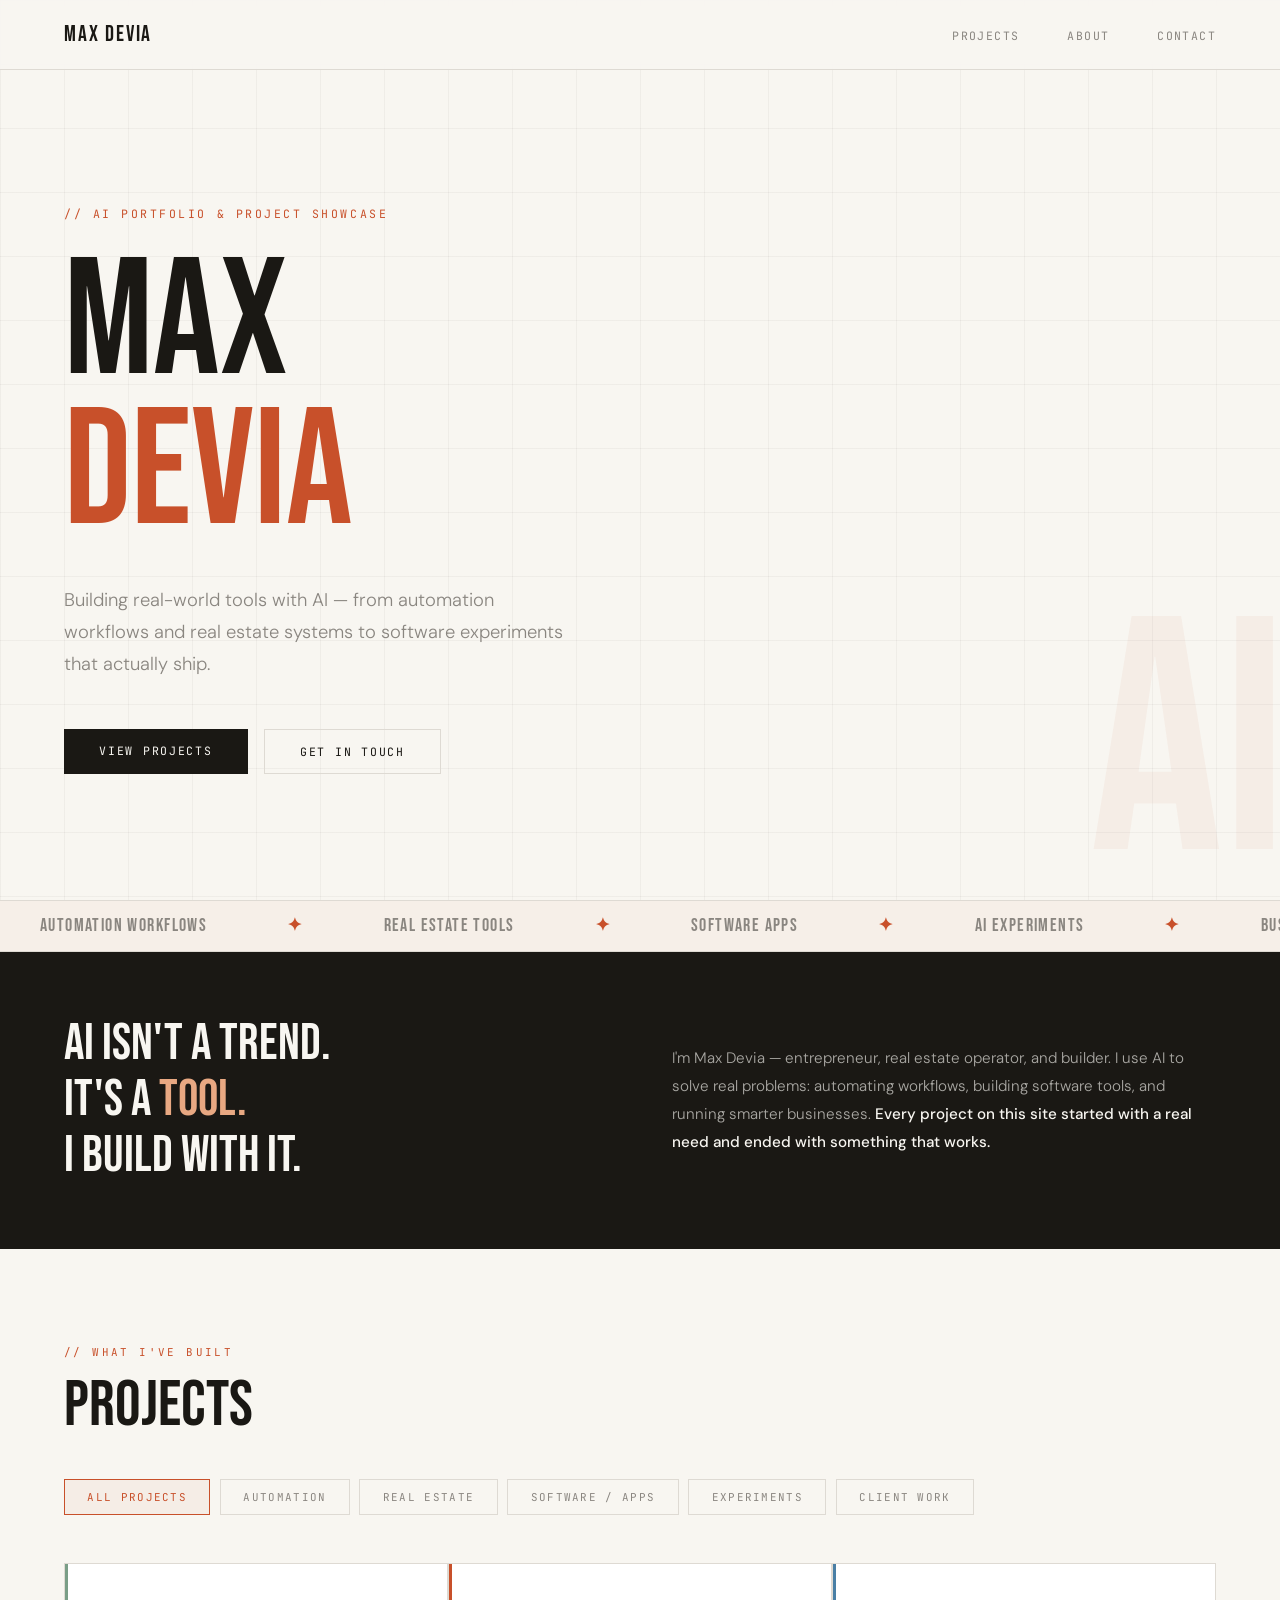
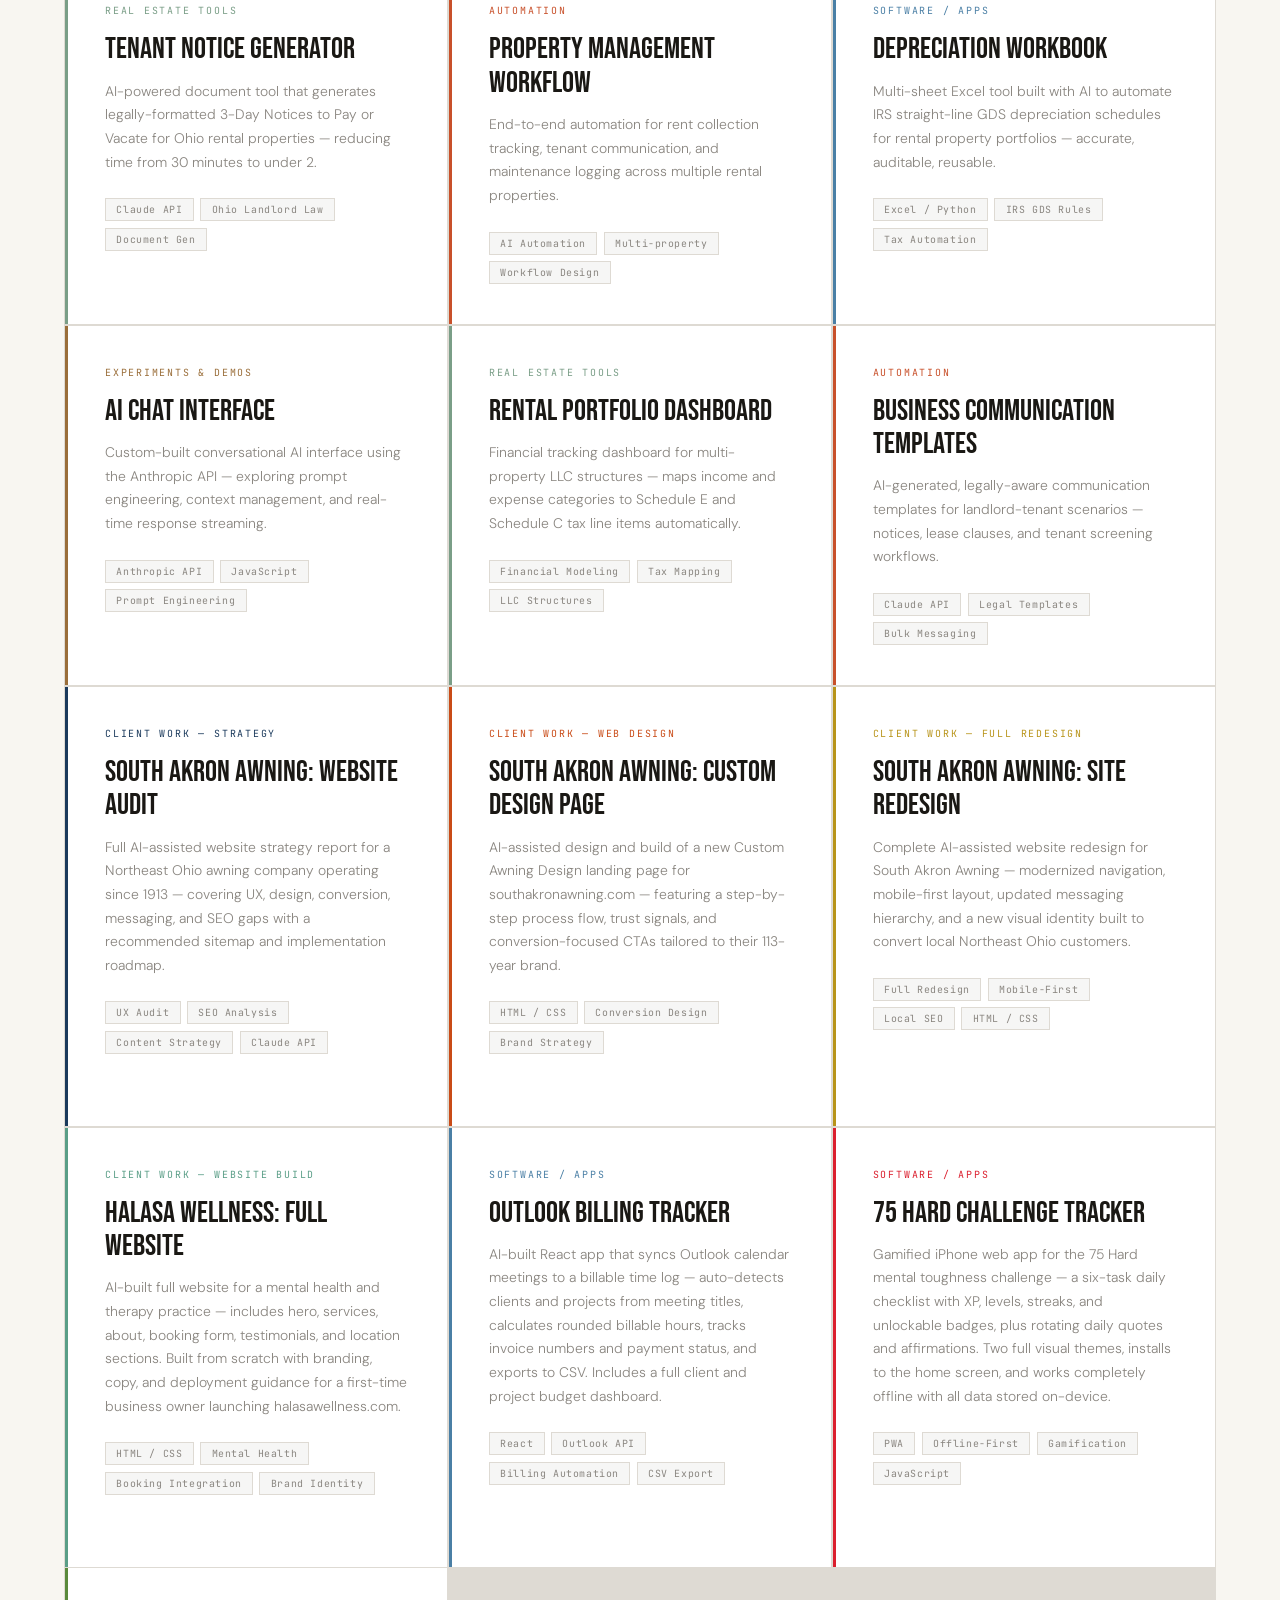
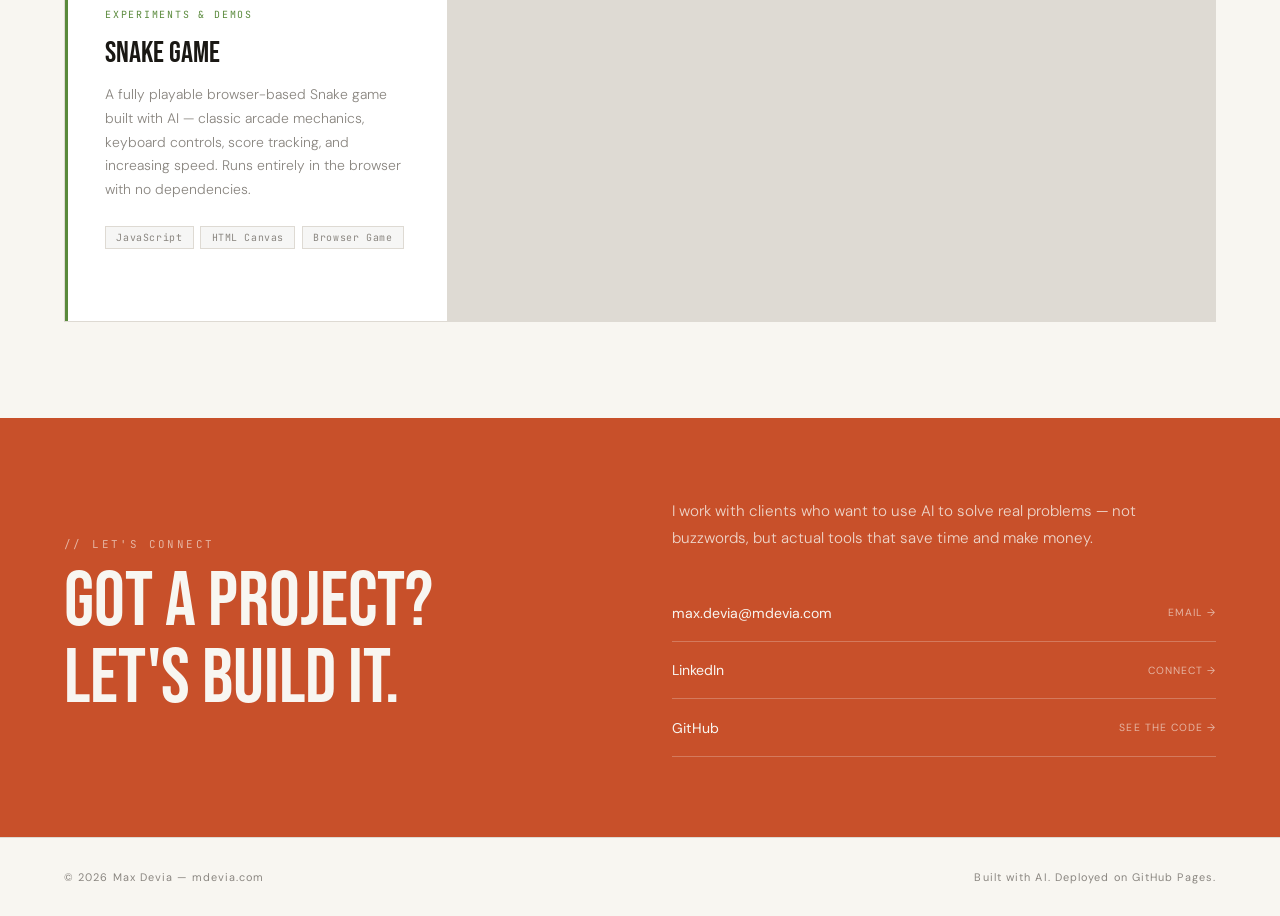
<file: index.html>
<!DOCTYPE html>
<html lang="en">
<head>
  <meta charset="UTF-8" />
  <meta name="viewport" content="width=device-width, initial-scale=1.0" />
  <title>Max Devia — AI Projects</title>
  <link rel="preconnect" href="https://fonts.googleapis.com">
  <link href="https://fonts.googleapis.com/css2?family=Bebas+Neue&family=DM+Sans:wght@300;400;500;700&family=JetBrains+Mono:wght@400;700&display=swap" rel="stylesheet">
  <style>
    :root {
      --bg: #f8f6f1;
      --ink: #1a1814;
      --muted: #8a8680;
      --accent: #c8502a;
      --accent-light: #e8a882;
      --border: #dedad3;
      --card-bg: #ffffff;
      --grid: rgba(26,24,20,0.04);
    }
    *, *::before, *::after { box-sizing: border-box; margin: 0; padding: 0; }
    html { scroll-behavior: smooth; }
    body { background: var(--bg); color: var(--ink); font-family: 'DM Sans', sans-serif; overflow-x: hidden; }

    body::before {
      content: '';
      position: fixed; inset: 0;
      background-image: linear-gradient(var(--grid) 1px, transparent 1px), linear-gradient(90deg, var(--grid) 1px, transparent 1px);
      background-size: 64px 64px;
      pointer-events: none; z-index: 0;
    }

    nav {
      position: fixed; top: 0; left: 0; right: 0; z-index: 100;
      display: flex; justify-content: space-between; align-items: center;
      padding: 1.3rem 4rem;
      background: rgba(248,246,241,0.92); backdrop-filter: blur(10px);
      border-bottom: 1px solid var(--border);
    }
    .nav-logo { font-family: 'Bebas Neue', sans-serif; font-size: 1.4rem; letter-spacing: 0.08em; }
    .nav-links { display: flex; gap: 3rem; list-style: none; }
    .nav-links a { font-family: 'JetBrains Mono', monospace; font-size: 0.72rem; color: var(--muted); text-decoration: none; letter-spacing: 0.12em; text-transform: uppercase; transition: color 0.2s; }
    .nav-links a:hover { color: var(--accent); }

    .hero {
      position: relative; min-height: 100vh;
      display: flex; flex-direction: column; justify-content: center;
      padding: 0 4rem; padding-top: 80px; overflow: hidden; z-index: 1;
    }
    .hero-eyebrow { font-family: 'JetBrains Mono', monospace; font-size: 0.72rem; letter-spacing: 0.22em; text-transform: uppercase; color: var(--accent); margin-bottom: 1.8rem; opacity: 0; animation: fadeUp 0.7s 0.2s forwards; }
    .hero-name { font-family: 'Bebas Neue', sans-serif; font-size: clamp(5rem, 13vw, 12rem); font-weight: 400; line-height: 0.9; opacity: 0; animation: fadeUp 0.7s 0.35s forwards; }
    .hero-name em { font-style: normal; color: var(--accent); }
    .hero-subtitle { font-size: clamp(0.95rem, 1.5vw, 1.15rem); font-weight: 300; line-height: 1.75; max-width: 500px; color: var(--muted); margin-top: 2.2rem; opacity: 0; animation: fadeUp 0.7s 0.5s forwards; }
    .hero-cta { display: flex; gap: 1rem; margin-top: 3rem; opacity: 0; animation: fadeUp 0.7s 0.65s forwards; }

    .btn { font-family: 'JetBrains Mono', monospace; font-size: 0.72rem; letter-spacing: 0.15em; text-transform: uppercase; text-decoration: none; padding: 0.9rem 2.2rem; cursor: pointer; border: none; transition: all 0.2s; display: inline-block; }
    .btn-primary { background: var(--ink); color: var(--bg); }
    .btn-primary:hover { background: var(--accent); }
    .btn-outline { background: transparent; color: var(--ink); border: 1px solid var(--border); }
    .btn-outline:hover { border-color: var(--accent); color: var(--accent); }

    .hero-bg-text {
      position: absolute; bottom: -1rem; right: -0.02em;
      font-family: 'Bebas Neue', sans-serif; font-size: clamp(10rem, 26vw, 24rem);
      font-weight: 400; color: rgba(200,80,42,0.05);
      line-height: 1; pointer-events: none; user-select: none; white-space: nowrap;
    }

    .ticker-wrap { overflow: hidden; border-top: 1px solid var(--border); border-bottom: 1px solid var(--border); padding: 0.9rem 0; background: rgba(200,80,42,0.04); position: relative; z-index: 1; }
    .ticker { display: flex; white-space: nowrap; animation: ticker 24s linear infinite; }
    .ticker-item { font-family: 'Bebas Neue', sans-serif; font-size: 1.1rem; color: var(--muted); padding: 0 2.5rem; letter-spacing: 0.08em; }
    .ticker-item strong { color: var(--accent); font-style: normal; }

    .about-strip { background: var(--ink); color: var(--bg); padding: 4rem; display: grid; grid-template-columns: 1fr 1fr; gap: 4rem; align-items: center; position: relative; z-index: 1; }
    .about-strip h2 { font-family: 'Bebas Neue', sans-serif; font-size: clamp(2.2rem, 4vw, 3.5rem); font-weight: 400; line-height: 1.1; }
    .about-strip h2 em { font-style: normal; color: var(--accent-light); }
    .about-strip p { font-size: 0.95rem; line-height: 1.85; font-weight: 300; color: rgba(248,246,241,0.65); }
    .about-strip strong { color: var(--bg); font-weight: 500; }

    section { position: relative; z-index: 1; padding: 6rem 4rem; }
    .section-label { font-family: 'JetBrains Mono', monospace; font-size: 0.68rem; letter-spacing: 0.22em; text-transform: uppercase; color: var(--accent); margin-bottom: 0.8rem; }
    .section-title { font-family: 'Bebas Neue', sans-serif; font-size: clamp(2.5rem, 5vw, 4.5rem); font-weight: 400; line-height: 1.05; margin-bottom: 2.5rem; }

    .categories { display: flex; flex-wrap: wrap; gap: 0.6rem; margin-bottom: 3rem; }
    .cat-btn { font-family: 'JetBrains Mono', monospace; font-size: 0.68rem; letter-spacing: 0.12em; text-transform: uppercase; padding: 0.65rem 1.4rem; background: transparent; border: 1px solid var(--border); color: var(--muted); cursor: pointer; transition: all 0.2s; }
    .cat-btn:hover, .cat-btn.active { border-color: var(--accent); color: var(--accent); background: rgba(200,80,42,0.05); }

    .projects-grid { display: grid; grid-template-columns: repeat(auto-fill, minmax(340px, 1fr)); gap: 1.5px; background: var(--border); border: 1.5px solid var(--border); }
    .project-card { background: var(--card-bg); padding: 2.5rem; position: relative; overflow: hidden; transition: background 0.25s; }
    .project-card::before { content: ''; position: absolute; top: 0; left: 0; width: 3px; height: 100%; background: var(--card-accent, var(--accent)); transition: width 0.25s; }
    .project-card:hover { background: #fdfcf9; }
    .project-card:hover::before { width: 5px; }
    .project-tag { font-family: 'JetBrains Mono', monospace; font-size: 0.62rem; letter-spacing: 0.18em; text-transform: uppercase; color: var(--card-accent, var(--accent)); margin-bottom: 1rem; font-weight: 400; }
    .project-title { font-family: 'Bebas Neue', sans-serif; font-size: 1.9rem; font-weight: 400; margin-bottom: 0.8rem; line-height: 1.1; }
    .project-desc { font-size: 0.87rem; line-height: 1.7; color: var(--muted); font-weight: 300; }
    .project-stack { display: flex; flex-wrap: wrap; gap: 0.4rem; margin-top: 1.5rem; }
    .stack-pill { font-family: 'JetBrains Mono', monospace; font-size: 0.62rem; letter-spacing: 0.06em; padding: 0.25rem 0.65rem; background: rgba(26,24,20,0.04); border: 1px solid var(--border); color: var(--muted); }

    .contact-section { background: var(--accent); color: var(--bg); padding: 5rem 4rem; display: grid; grid-template-columns: 1fr 1fr; gap: 4rem; align-items: center; position: relative; z-index: 1; }
    .contact-section h2 { font-family: 'Bebas Neue', sans-serif; font-size: clamp(3rem, 6vw, 5rem); font-weight: 400; line-height: 1; }
    .contact-section h2 em { font-style: normal; }
    .contact-section p { font-size: 0.95rem; line-height: 1.8; color: rgba(248,246,241,0.8); margin-bottom: 2rem; font-weight: 300; }
    .contact-links { display: flex; flex-direction: column; }
    .contact-link { display: flex; align-items: center; justify-content: space-between; font-size: 0.88rem; color: var(--bg); text-decoration: none; border-bottom: 1px solid rgba(248,246,241,0.25); padding: 1.2rem 0; transition: border-color 0.2s; }
    .contact-link:hover { border-color: var(--bg); }
    .contact-link span { font-size: 0.65rem; letter-spacing: 0.1em; text-transform: uppercase; opacity: 0.6; }

    footer { padding: 2rem 4rem; display: flex; justify-content: space-between; border-top: 1px solid var(--border); font-size: 0.68rem; color: var(--muted); letter-spacing: 0.1em; position: relative; z-index: 1; }

    /* ─── CLICKABLE CARD ─── */
    .project-card.clickable { cursor: pointer; }
    .project-card.clickable:hover .project-title { color: var(--card-accent, var(--accent)); }
    .card-play-hint { font-family: 'JetBrains Mono', monospace; font-size: 0.6rem; letter-spacing: 0.12em; text-transform: uppercase; color: var(--card-accent, var(--accent)); margin-top: 1.2rem; opacity: 0; transition: opacity 0.2s; }
    .project-card.clickable:hover .card-play-hint { opacity: 1; }

    /* ─── GAME MODAL ─── */
    .game-modal-overlay { display: none; position: fixed; inset: 0; background: rgba(26,24,20,0.75); backdrop-filter: blur(6px); z-index: 500; align-items: center; justify-content: center; }
    .game-modal-overlay.open { display: flex; }
    .game-modal { background: var(--card-bg); border: 1px solid var(--border); max-width: 620px; width: 95vw; position: relative; animation: fadeUp 0.3s ease; }
    .game-modal-header { display: flex; justify-content: space-between; align-items: center; padding: 1.2rem 1.5rem; border-bottom: 1px solid var(--border); }
    .game-modal-title { font-family: 'Bebas Neue', sans-serif; font-size: 1.6rem; letter-spacing: 0.04em; }
    .game-modal-close { font-family: 'JetBrains Mono', monospace; font-size: 0.7rem; letter-spacing: 0.1em; text-transform: uppercase; background: none; border: 1px solid var(--border); color: var(--muted); padding: 0.4rem 0.9rem; cursor: pointer; transition: all 0.2s; }
    .game-modal-close:hover { border-color: var(--accent); color: var(--accent); }
    .game-modal-body { padding: 0; line-height: 0; }
    .game-modal-body iframe { width: 100%; height: 520px; border: none; display: block; }

    @keyframes fadeUp { from { opacity: 0; transform: translateY(24px); } to { opacity: 1; transform: translateY(0); } }
    @keyframes ticker { from { transform: translateX(0); } to { transform: translateX(-50%); } }

    @media (max-width: 768px) {
      nav { padding: 1rem 1.5rem; } .nav-links { display: none; }
      .hero { padding: 0 1.5rem; padding-top: 70px; }
      section { padding: 4rem 1.5rem; }
      .about-strip { grid-template-columns: 1fr; padding: 3rem 1.5rem; gap: 2rem; }
      .contact-section { grid-template-columns: 1fr; padding: 3rem 1.5rem; }
      footer { padding: 1.5rem; flex-direction: column; gap: 0.5rem; text-align: center; }
    }
  </style>
</head>
<body>

  <nav>
    <div class="nav-logo">Max Devia</div>
    <ul class="nav-links">
      <li><a href="#projects">Projects</a></li>
      <li><a href="#about">About</a></li>
      <li><a href="#contact">Contact</a></li>
    </ul>
  </nav>

  <section class="hero">
    <div class="hero-eyebrow">// AI Portfolio &amp; Project Showcase</div>
    <h1 class="hero-name">Max<br><em>Devia</em></h1>
    <p class="hero-subtitle">Building real-world tools with AI — from automation workflows and real estate systems to software experiments that actually ship.</p>
    <div class="hero-cta">
      <a href="#projects" class="btn btn-primary">View Projects</a>
      <a href="#contact" class="btn btn-outline">Get In Touch</a>
    </div>
    <div class="hero-bg-text">AI</div>
  </section>

  <div class="ticker-wrap">
    <div class="ticker">
      <span class="ticker-item">Automation Workflows</span>
      <span class="ticker-item"><strong>✦</strong></span>
      <span class="ticker-item">Real Estate Tools</span>
      <span class="ticker-item"><strong>✦</strong></span>
      <span class="ticker-item">Software Apps</span>
      <span class="ticker-item"><strong>✦</strong></span>
      <span class="ticker-item">AI Experiments</span>
      <span class="ticker-item"><strong>✦</strong></span>
      <span class="ticker-item">Business Demos</span>
      <span class="ticker-item"><strong>✦</strong></span>
      <span class="ticker-item">Automation Workflows</span>
      <span class="ticker-item"><strong>✦</strong></span>
      <span class="ticker-item">Real Estate Tools</span>
      <span class="ticker-item"><strong>✦</strong></span>
      <span class="ticker-item">Software Apps</span>
      <span class="ticker-item"><strong>✦</strong></span>
      <span class="ticker-item">AI Experiments</span>
      <span class="ticker-item"><strong>✦</strong></span>
      <span class="ticker-item">Business Demos</span>
      <span class="ticker-item"><strong>✦</strong></span>
    </div>
  </div>

  <div class="about-strip" id="about">
    <h2>AI isn't a trend.<br>It's a <em>tool.</em><br>I build with it.</h2>
    <p>I'm Max Devia — entrepreneur, real estate operator, and builder. I use AI to solve real problems: automating workflows, building software tools, and running smarter businesses. <strong>Every project on this site started with a real need and ended with something that works.</strong></p>
  </div>

  <section id="projects">
    <div class="section-label">// What I've Built</div>
    <h2 class="section-title">Projects</h2>
    <div class="categories">
      <button class="cat-btn active" onclick="filterProjects('all', this)">All Projects</button>
      <button class="cat-btn" onclick="filterProjects('automation', this)">Automation</button>
      <button class="cat-btn" onclick="filterProjects('real-estate', this)">Real Estate</button>
      <button class="cat-btn" onclick="filterProjects('software', this)">Software / Apps</button>
      <button class="cat-btn" onclick="filterProjects('experiment', this)">Experiments</button>
      <button class="cat-btn" onclick="filterProjects('client-work', this)">Client Work</button>
    </div>
    <div class="projects-grid" id="projects-grid">
      <div class="project-card" data-cat="real-estate" style="--card-accent: #7a9e87">
        <div class="project-tag">Real Estate Tools</div>
        <div class="project-title">Tenant Notice Generator</div>
        <p class="project-desc">AI-powered document tool that generates legally-formatted 3-Day Notices to Pay or Vacate for Ohio rental properties — reducing time from 30 minutes to under 2.</p>
        <div class="project-stack"><span class="stack-pill">Claude API</span><span class="stack-pill">Ohio Landlord Law</span><span class="stack-pill">Document Gen</span></div>
      </div>
      <div class="project-card" data-cat="automation" style="--card-accent: #c8502a">
        <div class="project-tag">Automation</div>
        <div class="project-title">Property Management Workflow</div>
        <p class="project-desc">End-to-end automation for rent collection tracking, tenant communication, and maintenance logging across multiple rental properties.</p>
        <div class="project-stack"><span class="stack-pill">AI Automation</span><span class="stack-pill">Multi-property</span><span class="stack-pill">Workflow Design</span></div>
      </div>
      <div class="project-card" data-cat="software" style="--card-accent: #4a7fa5">
        <div class="project-tag">Software / Apps</div>
        <div class="project-title">Depreciation Workbook</div>
        <p class="project-desc">Multi-sheet Excel tool built with AI to automate IRS straight-line GDS depreciation schedules for rental property portfolios — accurate, auditable, reusable.</p>
        <div class="project-stack"><span class="stack-pill">Excel / Python</span><span class="stack-pill">IRS GDS Rules</span><span class="stack-pill">Tax Automation</span></div>
      </div>
      <div class="project-card" data-cat="experiment" style="--card-accent: #9a6e3a">
        <div class="project-tag">Experiments &amp; Demos</div>
        <div class="project-title">AI Chat Interface</div>
        <p class="project-desc">Custom-built conversational AI interface using the Anthropic API — exploring prompt engineering, context management, and real-time response streaming.</p>
        <div class="project-stack"><span class="stack-pill">Anthropic API</span><span class="stack-pill">JavaScript</span><span class="stack-pill">Prompt Engineering</span></div>
      </div>
      <div class="project-card" data-cat="real-estate" style="--card-accent: #7a9e87">
        <div class="project-tag">Real Estate Tools</div>
        <div class="project-title">Rental Portfolio Dashboard</div>
        <p class="project-desc">Financial tracking dashboard for multi-property LLC structures — maps income and expense categories to Schedule E and Schedule C tax line items automatically.</p>
        <div class="project-stack"><span class="stack-pill">Financial Modeling</span><span class="stack-pill">Tax Mapping</span><span class="stack-pill">LLC Structures</span></div>
      </div>
      <div class="project-card" data-cat="automation" style="--card-accent: #c8502a">
        <div class="project-tag">Automation</div>
        <div class="project-title">Business Communication Templates</div>
        <p class="project-desc">AI-generated, legally-aware communication templates for landlord-tenant scenarios — notices, lease clauses, and tenant screening workflows.</p>
        <div class="project-stack"><span class="stack-pill">Claude API</span><span class="stack-pill">Legal Templates</span><span class="stack-pill">Bulk Messaging</span></div>
      </div>

      <div class="project-card clickable" data-cat="client-work" style="--card-accent: #1B3A5C" onclick="window.open('SouthAkronAwning_WebsiteStrategy.pdf', '_blank')">
        <div class="project-tag">Client Work — Strategy</div>
        <div class="project-title">South Akron Awning: Website Audit</div>
        <p class="project-desc">Full AI-assisted website strategy report for a Northeast Ohio awning company operating since 1913 — covering UX, design, conversion, messaging, and SEO gaps with a recommended sitemap and implementation roadmap.</p>
        <div class="project-stack"><span class="stack-pill">UX Audit</span><span class="stack-pill">SEO Analysis</span><span class="stack-pill">Content Strategy</span><span class="stack-pill">Claude API</span></div>
        <div class="card-play-hint">↗ View Report</div>
      </div>

      <div class="project-card" data-cat="client-work" style="--card-accent: #C94B17">
        <div class="project-tag">Client Work — Web Design</div>
        <div class="project-title">South Akron Awning: Custom Design Page</div>
        <p class="project-desc">AI-assisted design and build of a new Custom Awning Design landing page for southakronawning.com — featuring a step-by-step process flow, trust signals, and conversion-focused CTAs tailored to their 113-year brand.</p>
        <div class="project-stack"><span class="stack-pill">HTML / CSS</span><span class="stack-pill">Conversion Design</span><span class="stack-pill">Brand Strategy</span></div>
      </div>

      <div class="project-card" data-cat="client-work" style="--card-accent: #B8941A">
        <div class="project-tag">Client Work — Full Redesign</div>
        <div class="project-title">South Akron Awning: Site Redesign</div>
        <p class="project-desc">Complete AI-assisted website redesign for South Akron Awning — modernized navigation, mobile-first layout, updated messaging hierarchy, and a new visual identity built to convert local Northeast Ohio customers.</p>
        <div class="project-stack"><span class="stack-pill">Full Redesign</span><span class="stack-pill">Mobile-First</span><span class="stack-pill">Local SEO</span><span class="stack-pill">HTML / CSS</span></div>
      </div>

      <div class="project-card clickable" data-cat="client-work" style="--card-accent: #5a9e87" onclick="openPopup('https://maxdevia.github.io/HWindex.html', 'HalasaWellness')">
        <div class="project-tag">Client Work — Website Build</div>
        <div class="project-title">Halasa Wellness: Full Website</div>
        <p class="project-desc">AI-built full website for a mental health and therapy practice — includes hero, services, about, booking form, testimonials, and location sections. Built from scratch with branding, copy, and deployment guidance for a first-time business owner launching halasawellness.com.</p>
        <div class="project-stack"><span class="stack-pill">HTML / CSS</span><span class="stack-pill">Mental Health</span><span class="stack-pill">Booking Integration</span><span class="stack-pill">Brand Identity</span></div>
        <div class="card-play-hint">▶ Click to Preview</div>
      </div>

      <div class="project-card" data-cat="software" style="--card-accent: #4a7fa5">
        <div class="project-tag">Software / Apps</div>
        <div class="project-title">Outlook Billing Tracker</div>
        <p class="project-desc">AI-built React app that syncs Outlook calendar meetings to a billable time log — auto-detects clients and projects from meeting titles, calculates rounded billable hours, tracks invoice numbers and payment status, and exports to CSV. Includes a full client and project budget dashboard.</p>
        <div class="project-stack"><span class="stack-pill">React</span><span class="stack-pill">Outlook API</span><span class="stack-pill">Billing Automation</span><span class="stack-pill">CSV Export</span></div>
      </div>

      <div class="project-card clickable" data-cat="software" style="--card-accent: #db1f2e" onclick="window.open('75hard/', '_blank')">
        <div class="project-tag">Software / Apps</div>
        <div class="project-title">75 Hard Challenge Tracker</div>
        <p class="project-desc">Gamified iPhone web app for the 75 Hard mental toughness challenge — a six-task daily checklist with XP, levels, streaks, and unlockable badges, plus rotating daily quotes and affirmations. Two full visual themes, installs to the home screen, and works completely offline with all data stored on-device.</p>
        <div class="project-stack"><span class="stack-pill">PWA</span><span class="stack-pill">Offline-First</span><span class="stack-pill">Gamification</span><span class="stack-pill">JavaScript</span></div>
        <div class="card-play-hint">▶ Open App</div>
      </div>

      <div class="project-card clickable" data-cat="experiment" style="--card-accent: #5a8a3c" onclick="openGameModal()">
        <div class="project-tag">Experiments &amp; Demos</div>
        <div class="project-title">Snake Game</div>
        <p class="project-desc">A fully playable browser-based Snake game built with AI — classic arcade mechanics, keyboard controls, score tracking, and increasing speed. Runs entirely in the browser with no dependencies.</p>
        <div class="project-stack"><span class="stack-pill">JavaScript</span><span class="stack-pill">HTML Canvas</span><span class="stack-pill">Browser Game</span></div>
        <div class="card-play-hint">▶ Click to Play</div>
      </div>

    </div>
  </section>

  <!-- SNAKE GAME MODAL -->
  <div class="game-modal-overlay" id="gameModal" onclick="closeGameModalOutside(event)">
    <div class="game-modal">
      <div class="game-modal-header">
        <div class="game-modal-title">Snake Game</div>
        <button class="game-modal-close" onclick="closeGameModal()">✕ Close</button>
      </div>
      <div class="game-modal-body">
        <iframe id="gameFrame" src="" title="Snake Game" allowfullscreen></iframe>
      </div>
    </div>
  </div>

  <div class="contact-section" id="contact">
    <div>
      <div class="section-label" style="color: rgba(248,246,241,0.6)">// Let's Connect</div>
      <h2>Got a project?<br><em>Let's build it.</em></h2>
    </div>
    <div>
      <p>I work with clients who want to use AI to solve real problems — not buzzwords, but actual tools that save time and make money.</p>
      <div class="contact-links">
        <a href="mailto:max.devia@mdevia.com" class="contact-link">max.devia@mdevia.com <span>Email →</span></a>
        <a href="https://linkedin.com/in/maxdevia" target="_blank" class="contact-link">LinkedIn <span>Connect →</span></a>
        <a href="https://github.com/maxdevia" target="_blank" class="contact-link">GitHub <span>See the code →</span></a>
      </div>
    </div>
  </div>

  <footer>
    <span>© 2026 Max Devia — mdevia.com</span>
    <span>Built with AI. Deployed on GitHub Pages.</span>
  </footer>

  <script>
    function openPopup(url, name) {
      const width = 1024;
      const height = 700;
      const left = (window.screen.width - width) / 2;
      const top = (window.screen.height - height) / 2;
      window.open(
        url,
        name,
        `width=${width},height=${height},left=${left},top=${top},resizable=yes,scrollbars=yes,toolbar=no,menubar=no,location=no,status=no`
      );
    }
    function openGameModal() {
      openPopup('https://maxdevia.github.io/snake_browser.html', 'SnakeGame');
    }
    function closeGameModal() {}
    function closeGameModalOutside(e) {}

    function filterProjects(cat, btn) {
      document.querySelectorAll('.cat-btn').forEach(b => b.classList.remove('active'));
      btn.classList.add('active');
      document.querySelectorAll('.project-card').forEach(card => {
        card.style.display = (cat === 'all' || card.dataset.cat === cat) ? 'block' : 'none';
      });
    }
    const observer = new IntersectionObserver((entries) => {
      entries.forEach((entry, i) => {
        if (entry.isIntersecting) {
          setTimeout(() => { entry.target.style.opacity = '1'; entry.target.style.transform = 'translateY(0)'; }, i * 80);
          observer.unobserve(entry.target);
        }
      });
    }, { threshold: 0.08 });
    document.querySelectorAll('.project-card').forEach(card => {
      card.style.opacity = '0'; card.style.transform = 'translateY(18px)';
      card.style.transition = 'opacity 0.5s ease, transform 0.5s ease, background 0.25s';
      observer.observe(card);
    });
  </script>
</body>
</html>
</file>
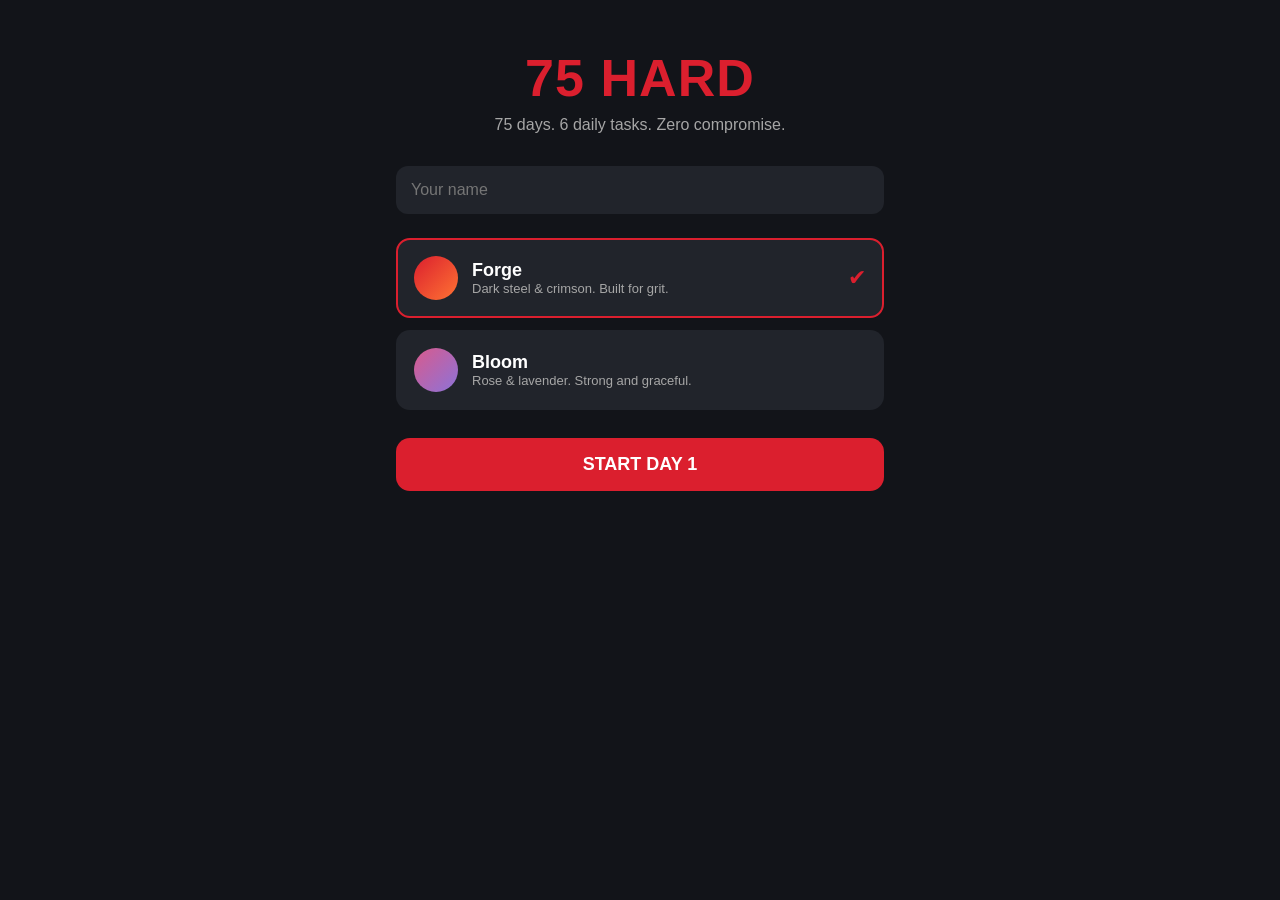
<file: 75hard/index.html>
<!DOCTYPE html>
<html lang="en">
<head>
<meta charset="UTF-8">
<meta name="viewport" content="width=device-width, initial-scale=1, viewport-fit=cover, user-scalable=no">
<title>75 Hard</title>
<meta name="apple-mobile-web-app-capable" content="yes">
<meta name="mobile-web-app-capable" content="yes">
<meta name="apple-mobile-web-app-status-bar-style" content="black-translucent">
<meta name="apple-mobile-web-app-title" content="75 Hard">
<link rel="manifest" href="manifest.webmanifest">
<link rel="apple-touch-icon" href="icon-180.png">
<style>
  :root, [data-theme="forge"] {
    --bg: #121419; --card: #21242b; --text: #ffffff; --text2: #a6a6a6;
    --accent: #db1f2e; --accent2: #ff7333;
    --title-font: -apple-system, "Helvetica Neue", sans-serif;
    --title-weight: 900;
    --body-font: -apple-system, "Helvetica Neue", sans-serif;
  }
  [data-theme="bloom"] {
    --bg: #faf2f5; --card: #ffffff; --text: #402640; --text2: #8c738c;
    --accent: #d95a8c; --accent2: #8c73d9;
    --title-font: Georgia, "Times New Roman", serif;
    --title-weight: 700;
    --body-font: ui-rounded, -apple-system, "Helvetica Neue", sans-serif;
  }
  * { margin: 0; padding: 0; box-sizing: border-box; -webkit-tap-highlight-color: transparent; }
  html, body { height: 100%; }
  body {
    background: var(--bg); color: var(--text);
    font-family: var(--body-font);
    padding: env(safe-area-inset-top) env(safe-area-inset-right) 0 env(safe-area-inset-left);
    overscroll-behavior: none;
  }
  h1, h2, .title { font-family: var(--title-font); font-weight: var(--title-weight); }
  .screen { display: none; max-width: 520px; margin: 0 auto; padding: 16px 16px 110px; }
  .screen.active { display: block; }
  .card { background: var(--card); border-radius: 14px; padding: 16px; margin-bottom: 14px; }
  .label { font-size: 11px; font-weight: 800; letter-spacing: .08em; color: var(--accent); margin-bottom: 8px; }
  .muted { color: var(--text2); }
  button { font-family: var(--body-font); border: none; cursor: pointer; }
  .btn-primary {
    display: block; width: 100%; padding: 16px; border-radius: 14px;
    background: var(--accent); color: #fff; font-size: 18px;
    font-family: var(--title-font); font-weight: var(--title-weight);
  }

  /* Onboarding */
  #onboarding { text-align: center; padding-top: 48px; }
  #onboarding h1 { font-size: 52px; color: var(--accent); letter-spacing: .02em; }
  #onboarding .sub { margin: 8px 0 32px; color: var(--text2); }
  #name-input {
    width: 100%; padding: 14px; border-radius: 12px; border: none; font-size: 16px;
    background: var(--card); color: var(--text); margin-bottom: 24px; outline: none;
    border: 1px solid transparent;
  }
  #name-input:focus { border-color: var(--accent); }
  .theme-option {
    display: flex; align-items: center; gap: 14px; text-align: left;
    background: var(--card); border-radius: 14px; padding: 16px; margin-bottom: 12px;
    border: 2px solid transparent; width: 100%; color: var(--text);
  }
  .theme-option.selected { border-color: var(--accent); }
  .theme-dot { width: 44px; height: 44px; border-radius: 50%; flex: none; }
  .theme-option .t-name { font-family: var(--title-font); font-weight: var(--title-weight); font-size: 18px; }
  .theme-option .t-tag { font-size: 13px; color: var(--text2); }
  .theme-option .t-check { margin-left: auto; font-size: 22px; color: var(--accent); visibility: hidden; }
  .theme-option.selected .t-check { visibility: visible; }

  /* Today */
  .day-header { text-align: center; padding: 8px 0 4px; }
  .day-header h1 { font-size: 34px; }
  .streak-line { color: var(--text2); font-weight: 600; margin-top: 4px; }
  .stats { display: flex; gap: 10px; margin: 14px 0; }
  .stat { flex: 1; background: var(--card); border-radius: 12px; padding: 12px 6px; text-align: center; }
  .stat .v { font-weight: 800; font-size: 15px; }
  .stat .k { font-size: 10px; color: var(--text2); margin-top: 2px; }
  .stat .i { font-size: 12px; }
  blockquote { font-family: var(--title-font); font-weight: var(--title-weight); font-size: 17px; line-height: 1.35; }
  cite { display: block; margin-top: 6px; font-style: normal; font-size: 13px; color: var(--text2); }
  .affirmation { font-style: italic; font-weight: 500; font-size: 16px; line-height: 1.4; }
  .tasks-head { display: flex; align-items: center; justify-content: space-between; margin: 4px 2px 10px; }
  .tasks-head .label { color: var(--text2); margin: 0; }
  .task {
    display: flex; align-items: center; gap: 14px; width: 100%; text-align: left;
    background: var(--card); color: var(--text); border-radius: 14px; padding: 14px; margin-bottom: 10px;
    transition: opacity .2s;
  }
  .task .t-icon {
    width: 40px; height: 40px; border-radius: 50%; flex: none;
    display: flex; align-items: center; justify-content: center; font-size: 19px;
    background: color-mix(in srgb, var(--accent) 14%, transparent);
  }
  .task.done .t-icon { background: var(--accent); }
  .task .t-label { font-weight: 500; font-size: 15px; }
  .task.done .t-label { text-decoration: line-through; }
  .task .t-xp { font-size: 12px; color: var(--text2); }
  .task .t-box { margin-left: auto; font-size: 24px; color: var(--text2); opacity: .5; }
  .task.done { opacity: .75; }
  .task.done .t-box { color: var(--accent); opacity: 1; }
  .ring { width: 30px; height: 30px; }
  .ring circle { fill: none; stroke-width: 4; }
  .ring .track { stroke: color-mix(in srgb, var(--accent) 20%, transparent); }
  .ring .bar { stroke: var(--accent); stroke-linecap: round; transform: rotate(-90deg); transform-origin: center; transition: stroke-dashoffset .3s; }

  /* Progress */
  .level-row { display: flex; justify-content: space-between; font-size: 15px; font-weight: 700; margin-bottom: 10px; }
  .level-row .xp { color: var(--accent); }
  .bar-track { height: 10px; border-radius: 5px; background: color-mix(in srgb, var(--accent) 15%, transparent); overflow: hidden; }
  .bar-fill { height: 100%; border-radius: 5px; background: linear-gradient(90deg, var(--accent), var(--accent2)); transition: width .3s; }
  .grid75 { display: grid; grid-template-columns: repeat(5, 1fr); gap: 8px; }
  .cell {
    height: 40px; border-radius: 8px; background: var(--card);
    display: flex; align-items: center; justify-content: center;
    font-size: 12px; font-weight: 600; color: var(--text2);
  }
  .cell.complete { background: var(--accent); color: #fff; }
  .cell.today { outline: 2px solid var(--accent2); color: var(--text); }
  .attempt-note { text-align: center; font-size: 13px; color: var(--text2); margin-top: 14px; }

  /* Badges */
  .badges-sub { text-align: center; color: var(--text2); font-size: 14px; margin-bottom: 16px; }
  .badge-grid { display: grid; grid-template-columns: 1fr 1fr; gap: 14px; }
  .badge { background: var(--card); border-radius: 14px; padding: 20px 8px; text-align: center; }
  .badge.locked { opacity: .55; }
  .badge .b-icon { font-size: 34px; }
  .badge .b-name { font-weight: 800; font-size: 14px; margin-top: 8px; }
  .badge .b-detail { font-size: 11px; color: var(--text2); margin-top: 4px; }

  /* Weight */
  .weight-row { display: flex; gap: 8px; }
  .weight-row input { flex: 1; min-width: 0; border: 1px solid transparent; border-radius: 10px; padding: 12px; background: var(--bg); color: var(--text); font-size: 15px; outline: none; }
  .weight-row input:focus { border-color: var(--accent); }
  .weight-headline { display: flex; align-items: baseline; gap: 10px; margin-bottom: 8px; }
  .weight-headline .w-current { font-family: var(--title-font); font-weight: var(--title-weight); font-size: 24px; }
  .weight-headline .muted { font-size: 13px; font-weight: 600; }
  #weight-chart svg { display: block; width: 100%; height: auto; }
  .chart-tip { position: absolute; transform: translate(-50%, 0); background: var(--text); color: var(--bg); font-size: 12px; font-weight: 600; padding: 5px 9px; border-radius: 8px; pointer-events: none; white-space: nowrap; z-index: 5; }

  /* Settings */
  .settings-row { display: flex; align-items: center; justify-content: space-between; }
  .custom-task-row { display: flex; align-items: center; gap: 10px; background: var(--bg); border-radius: 10px; padding: 10px 12px; margin-bottom: 8px; }
  .custom-task-row .c-emoji { font-size: 20px; }
  .custom-task-row .c-label { font-size: 14px; font-weight: 500; flex: 1; }
  .custom-task-row .c-del { background: none; color: #e03131; font-size: 16px; padding: 4px 8px; }
  .custom-task-row .c-edit { background: none; font-size: 15px; padding: 4px 6px; }
  .add-task-form { display: flex; gap: 8px; margin-top: 12px; }
  .add-task-form input { border: none; border-radius: 10px; padding: 12px; background: var(--bg); color: var(--text); font-size: 14px; outline: none; border: 1px solid transparent; }
  .add-task-form input:focus { border-color: var(--accent); }
  #new-task-emoji { width: 56px; text-align: center; }
  #new-task-label { flex: 1; min-width: 0; }
  .add-btn { background: var(--accent); color: #fff; border-radius: 10px; padding: 0 18px; font-weight: 700; font-size: 14px; }
  .danger { color: #e03131; font-weight: 600; background: none; font-size: 15px; }
  .footnote { font-size: 11px; color: var(--text2); text-align: center; margin-top: 20px; line-height: 1.5; }

  /* Section titles on tab screens */
  .screen > h2 { text-align: center; font-size: 28px; padding: 8px 0 16px; }

  /* Tab bar */
  nav {
    position: fixed; bottom: 0; left: 0; right: 0;
    display: none; justify-content: space-around;
    background: color-mix(in srgb, var(--card) 92%, transparent);
    -webkit-backdrop-filter: blur(12px); backdrop-filter: blur(12px);
    padding: 10px 0 calc(10px + env(safe-area-inset-bottom));
    border-top: 1px solid color-mix(in srgb, var(--text2) 20%, transparent);
  }
  nav.visible { display: flex; }
  nav button { background: none; color: var(--text2); font-size: 11px; font-weight: 600; text-align: center; width: 70px; }
  nav button .n-icon { display: block; font-size: 22px; margin-bottom: 2px; filter: grayscale(1); opacity: .6; }
  nav button.active { color: var(--accent); }
  nav button.active .n-icon { filter: none; opacity: 1; }

  /* Overlay celebrations */
  #overlay {
    position: fixed; inset: 0; background: color-mix(in srgb, var(--bg) 88%, transparent);
    -webkit-backdrop-filter: blur(8px); backdrop-filter: blur(8px);
    display: none; align-items: center; justify-content: center; z-index: 50; padding: 24px;
  }
  #overlay.visible { display: flex; }
  #overlay .inner { text-align: center; max-width: 340px; width: 100%; }
  #overlay .big { font-size: 76px; }
  #overlay h2 { font-size: 30px; color: var(--accent); margin: 10px 0; }
  #overlay p { color: var(--text2); margin-bottom: 8px; line-height: 1.4; }
  #overlay .btn-primary { margin-top: 16px; }
  .confetti { position: fixed; top: -12px; font-size: 18px; z-index: 51; animation: fall linear forwards; pointer-events: none; }
  @keyframes fall { to { transform: translateY(110vh) rotate(720deg); } }
</style>
</head>
<body>

<!-- Onboarding -->
<section id="onboarding" class="screen">
  <h1>75 HARD</h1>
  <p class="sub">75 days. 6 daily tasks. Zero compromise.</p>
  <input id="name-input" type="text" placeholder="Your name" autocomplete="given-name">
  <button class="theme-option" data-pick="forge">
    <span class="theme-dot" style="background: linear-gradient(135deg,#db1f2e,#ff7333)"></span>
    <span><span class="t-name">Forge</span><br><span class="t-tag">Dark steel &amp; crimson. Built for grit.</span></span>
    <span class="t-check">✔</span>
  </button>
  <button class="theme-option" data-pick="bloom">
    <span class="theme-dot" style="background: linear-gradient(135deg,#d95a8c,#8c73d9)"></span>
    <span><span class="t-name">Bloom</span><br><span class="t-tag">Rose &amp; lavender. Strong and graceful.</span></span>
    <span class="t-check">✔</span>
  </button>
  <div style="height:16px"></div>
  <button id="start-btn" class="btn-primary">START DAY 1</button>
</section>

<!-- Today -->
<section id="today" class="screen">
  <div class="day-header">
    <h1 id="day-title">DAY 1 OF 75</h1>
    <div class="streak-line">🔥 <span id="streak-count">0</span>-day streak</div>
  </div>
  <div class="stats">
    <div class="stat"><div class="i">⭐️</div><div class="v" id="stat-level">Rookie</div><div class="k" id="stat-level-k">Level 1</div></div>
    <div class="stat"><div class="i">⚡️</div><div class="v" id="stat-xp">0</div><div class="k">XP</div></div>
    <div class="stat"><div class="i">🏆</div><div class="v" id="stat-best">0</div><div class="k">Best streak</div></div>
  </div>
  <div class="card">
    <div class="label">❝ QUOTE OF THE DAY</div>
    <blockquote id="quote-text"></blockquote>
    <cite id="quote-author"></cite>
  </div>
  <div class="card">
    <div class="label" style="color: var(--accent2)">♥ TODAY'S AFFIRMATION</div>
    <p class="affirmation" id="affirmation-text"></p>
  </div>
  <div class="card">
    <div class="label">⚖️ WEIGHT LOG</div>
    <div class="weight-row">
      <input id="weight-input" type="number" inputmode="decimal" step="0.1" min="50" max="700" placeholder="Today's weight (lbs)" aria-label="Today's weight in pounds">
      <button class="add-btn" id="weight-save">Log</button>
    </div>
    <p class="muted" id="weight-note" style="font-size:12px; margin-top:8px" hidden></p>
  </div>
  <div class="tasks-head">
    <span class="label">TODAY'S TASKS</span>
    <svg class="ring" viewBox="0 0 36 36">
      <circle class="track" cx="18" cy="18" r="15.5"></circle>
      <circle class="bar" id="ring-bar" cx="18" cy="18" r="15.5" stroke-dasharray="97.4" stroke-dashoffset="97.4"></circle>
    </svg>
  </div>
  <div id="task-list"></div>
</section>

<!-- Progress -->
<section id="progress" class="screen">
  <h2>YOUR 75 DAYS</h2>
  <div class="card">
    <div class="level-row"><span id="level-title">Level 1 · Rookie</span><span class="xp" id="level-xp">0 XP</span></div>
    <div class="bar-track"><div class="bar-fill" id="level-bar" style="width:0%"></div></div>
  </div>
  <div class="card" style="position:relative">
    <div class="label">⚖️ WEIGHT TREND</div>
    <div class="weight-headline" id="weight-headline" hidden>
      <span class="w-current" id="weight-current"></span>
      <span class="muted" id="weight-delta"></span>
    </div>
    <div id="weight-chart"></div>
    <div class="chart-tip" id="chart-tip" hidden></div>
  </div>
  <div class="grid75" id="grid75"></div>
  <p class="attempt-note" id="attempt-note" hidden></p>
</section>

<!-- Badges -->
<section id="badges" class="screen">
  <h2>BADGES</h2>
  <p class="badges-sub" id="badges-count"></p>
  <div class="badge-grid" id="badge-grid"></div>
</section>

<!-- Settings -->
<section id="settings" class="screen">
  <h2>SETTINGS</h2>
  <div class="label" style="color:var(--text2)">THEME</div>
  <button class="theme-option" data-set="forge">
    <span class="theme-dot" style="background: linear-gradient(135deg,#db1f2e,#ff7333)"></span>
    <span><span class="t-name">Forge</span><br><span class="t-tag">Dark steel &amp; crimson. Built for grit.</span></span>
    <span class="t-check">✔</span>
  </button>
  <button class="theme-option" data-set="bloom">
    <span class="theme-dot" style="background: linear-gradient(135deg,#d95a8c,#8c73d9)"></span>
    <span><span class="t-name">Bloom</span><br><span class="t-tag">Rose &amp; lavender. Strong and graceful.</span></span>
    <span class="t-check">✔</span>
  </button>
  <div class="label" style="color:var(--text2); margin-top:20px">DAILY TASKS</div>
  <div class="card">
    <p style="font-size:14px; line-height:1.5">Make the challenge your own — tap ✏️ to rename a task or change its emoji, ✕ to remove it, or add new ones below (+15 XP each). All tasks count toward completing the day.</p>
    <div id="task-manage-list" style="margin-top:12px"></div>
    <div class="add-task-form">
      <input id="new-task-emoji" type="text" maxlength="4" placeholder="⭐️" aria-label="Emoji">
      <input id="new-task-label" type="text" maxlength="60" placeholder="e.g. No social media" aria-label="Task name">
      <button class="add-btn" id="add-task-btn">Add</button>
    </div>
    <button id="cancel-edit-btn" hidden style="background:none; color:var(--text2); font-size:13px; margin-top:10px; text-decoration:underline">Cancel editing</button>
  </div>
  <div class="label" style="color:var(--text2); margin-top:20px">REMINDERS</div>
  <div class="card">
    <p style="font-size:14px; line-height:1.5">iPhone home-screen web apps can't schedule notifications on their own. For Duolingo-style nudges, create four daily alarms or Reminders on your phone:</p>
    <p class="muted" style="font-size:13px; margin-top:8px; line-height:1.6">
      ⏰ 7:30 AM — Day starts now 💪<br>
      ⏰ 1:00 PM — Water check-in 🥤<br>
      ⏰ 5:00 PM — Evening push 🏃<br>
      ⏰ 7:00 PM — 🔥 Streak in danger — finish your tasks!
    </p>
  </div>
  <div class="label" style="color:var(--text2); margin-top:20px">CHALLENGE</div>
  <div class="card settings-row" style="margin-bottom:10px">
    <button id="fix-day-btn" style="background:none; color:var(--text); font-weight:600; font-size:15px">🩹 &nbsp;Set current day (fix a wrong reset)</button>
  </div>
  <div class="card settings-row">
    <button class="danger" id="restart-btn">↺ &nbsp;Restart from Day 1</button>
  </div>
  <p class="footnote">75 Hard is a mental toughness program by Andy Frisella.<br>This app is an unofficial tracker. Your data never leaves this device.</p>
</section>

<!-- Tab bar -->
<nav id="tabbar">
  <button data-tab="today" class="active"><span class="n-icon">✅</span>Today</button>
  <button data-tab="progress"><span class="n-icon">📅</span>Progress</button>
  <button data-tab="badges"><span class="n-icon">🏅</span>Badges</button>
  <button data-tab="settings"><span class="n-icon">⚙️</span>Settings</button>
</nav>

<!-- Celebration overlay -->
<div id="overlay">
  <div class="inner">
    <div class="big" id="ov-emoji">🎉</div>
    <h2 id="ov-title"></h2>
    <p id="ov-sub"></p>
    <button class="btn-primary" id="ov-btn">Keep going</button>
    <button id="ov-btn2" hidden style="background:none; color:var(--text2); font-size:14px; font-weight:600; margin-top:14px; text-decoration:underline">No</button>
  </div>
</div>

<script>
"use strict";

// ---------- Data ----------
const TASKS = [
  { id: "workout1", label: "45-min workout", icon: "🏋️", xp: 25 },
  { id: "workout2", label: "2nd 45-min workout (outdoors)", icon: "🏃", xp: 25 },
  { id: "diet", label: "Follow your diet — no cheat meals, no alcohol", icon: "🥗", xp: 20 },
  { id: "water", label: "Drink 1 gallon of water", icon: "💧", xp: 15 },
  { id: "meditate", label: "10 minutes of meditation", icon: "🧘", xp: 15 },
  { id: "photo", label: "Take a progress photo", icon: "📸", xp: 10 },
];

const BADGES = [
  { id: "day1", name: "First Blood", detail: "Complete Day 1", icon: "🏁", days: 1 },
  { id: "week1", name: "One Week Strong", detail: "Complete 7 days", icon: "7️⃣", days: 7 },
  { id: "day14", name: "Fortnight Fighter", detail: "Complete 14 days", icon: "⚡️", days: 14 },
  { id: "day25", name: "Quarter Crusher", detail: "Complete 25 days", icon: "📈", days: 25 },
  { id: "day38", name: "Halfway Hero", detail: "Complete 38 days — over the hump", icon: "⛰️", days: 38 },
  { id: "day50", name: "Fifty Club", detail: "Complete 50 days", icon: "5️⃣0️⃣", days: 50 },
  { id: "day65", name: "Final Stretch", detail: "Complete 65 days", icon: "🔥", days: 65 },
  { id: "day75", name: "75 HARD FINISHER", detail: "Complete all 75 days", icon: "👑", days: 75 },
];

const LEVEL_TITLES = ["Rookie", "Committed", "Disciplined", "Relentless", "Unbreakable", "Iron Will"];

const QUOTES = [
  ["Discipline is choosing between what you want now and what you want most.", "Abraham Lincoln"],
  ["We are what we repeatedly do. Excellence, then, is not an act, but a habit.", "Will Durant"],
  ["It's not about perfect. It's about effort.", "Jillian Michaels"],
  ["The pain of discipline weighs ounces; the pain of regret weighs tons.", "Jim Rohn"],
  ["Success is the sum of small efforts, repeated day in and day out.", "Robert Collier"],
  ["Don't count the days. Make the days count.", "Muhammad Ali"],
  ["Hard choices, easy life. Easy choices, hard life.", "Jerzy Gregorek"],
  ["You don't have to be great to start, but you have to start to be great.", "Zig Ziglar"],
  ["Motivation gets you going, but discipline keeps you growing.", "John C. Maxwell"],
  ["The only bad workout is the one that didn't happen.", "Unknown"],
  ["Do something today that your future self will thank you for.", "Sean Patrick Flanery"],
  ["Strength does not come from winning. Your struggles develop your strengths.", "Arnold Schwarzenegger"],
  ["It always seems impossible until it's done.", "Nelson Mandela"],
  ["The secret of getting ahead is getting started.", "Mark Twain"],
  ["Whether you think you can or you think you can't, you're right.", "Henry Ford"],
  ["Fall seven times, stand up eight.", "Japanese proverb"],
  ["What lies behind us and what lies before us are tiny matters compared to what lies within us.", "Ralph Waldo Emerson"],
  ["You are never too old to set another goal or to dream a new dream.", "C.S. Lewis"],
  ["Courage doesn't always roar. Sometimes it's the quiet voice at the end of the day saying, 'I will try again tomorrow.'", "Mary Anne Radmacher"],
  ["A river cuts through rock not because of its power, but because of its persistence.", "James N. Watkins"],
  ["If it doesn't challenge you, it doesn't change you.", "Fred DeVito"],
  ["The body achieves what the mind believes.", "Napoleon Hill"],
  ["Nothing will work unless you do.", "Maya Angelou"],
  ["Push yourself, because no one else is going to do it for you.", "Unknown"],
  ["Great things never came from comfort zones.", "Neil Strauss"],
];

const AFFIRMATIONS = [
  "I keep the promises I make to myself.",
  "I am building the strongest version of me, one day at a time.",
  "My discipline is stronger than my excuses.",
  "I do hard things — that is who I am.",
  "Every task I complete today is a vote for the person I am becoming.",
  "I don't negotiate with my commitments.",
  "I am mentally tough, and today will prove it again.",
  "Progress over perfection. Consistency over intensity.",
  "I control my day; my day does not control me.",
  "I am capable of far more than I think.",
  "Today I choose growth over comfort.",
  "My future self is watching. I will make them proud.",
  "I finish what I start.",
  "Small daily wins are building my unstoppable momentum.",
  "I am not here to be average. I am here to be strong.",
  "Discipline is my superpower.",
  "I show up even when it's hard — especially when it's hard.",
  "Each day completed makes me harder to break.",
  "I am the kind of person who follows through.",
  "My streak is proof of my strength.",
];

// ---------- State ----------
const KEY = "75hard-state-v1";
let state = load();

function load() {
  try {
    const s = JSON.parse(localStorage.getItem(KEY));
    if (s && Array.isArray(s.days)) {
      // Migrate older saves: unify built-in defaults + any custom tasks into one editable list.
      if (!Array.isArray(s.tasks)) {
        s.tasks = TASKS.map(t => ({ ...t })).concat(Array.isArray(s.customTasks) ? s.customTasks : []);
        delete s.customTasks;
      }
      if (!s.weights || typeof s.weights !== "object") s.weights = {};
      return s;
    }
  } catch (e) {}
  return { onboarded: false, name: "", theme: "forge", days: [], xp: 0, bestStreak: 0, attempts: 0, tasks: TASKS.map(t => ({ ...t })), weights: {} };
}
function save() { localStorage.setItem(KEY, JSON.stringify(state)); }

function todayStr(d = new Date()) {
  return d.getFullYear() + "-" + String(d.getMonth() + 1).padStart(2, "0") + "-" + String(d.getDate()).padStart(2, "0");
}
function daysBetween(a, b) { // local date strings
  return Math.round((new Date(b + "T12:00") - new Date(a + "T12:00")) / 86400000);
}

const currentDay = () => state.days[state.days.length - 1];
const allTasks = () => state.tasks;
const taskById = (id) => allTasks().find(t => t.id === id);
// Each day tracks the task set that applied to it; older records fall back to the built-ins.
const tasksForDay = (d) => (d.tasks || TASKS.map(t => t.id)).map(taskById).filter(Boolean);
const isDayComplete = (d) => d && tasksForDay(d).every(t => d.done.includes(t.id));
const completedCount = () => state.days.filter(isDayComplete).length;
const challengeComplete = () => state.days.length === 75 && isDayComplete(currentDay());
const esc = (s) => s.replace(/[&<>"']/g, (c) => ({ "&": "&amp;", "<": "&lt;", ">": "&gt;", '"': "&quot;", "'": "&#39;" }[c]));

function streak() {
  let n = 0;
  for (let i = state.days.length - 1; i >= 0; i--) {
    const d = state.days[i];
    if (isDayComplete(d)) n++;
    else if (i === state.days.length - 1) continue; // today, in progress
    else break;
  }
  return n;
}

function levelFor(xp) {
  let level = 1, threshold = 500, rest = xp;
  while (rest >= threshold) { rest -= threshold; threshold += 250; level++; }
  return { level, progress: rest / threshold, title: LEVEL_TITLES[Math.min(level, 6) - 1] || "Legend" };
}

function dayIndex(count) {
  const days = Math.floor(new Date(todayStr() + "T12:00").getTime() / 86400000);
  return days % count;
}

// ---------- Challenge lifecycle ----------
function startChallenge() {
  state.days = [{ n: 1, date: todayStr(), done: [], tasks: allTasks().map(t => t.id) }];
  save();
}
function restartAfterFailure() {
  state.attempts++;
  startChallenge();
}
let recoveryPending = false;

function appendToday(last) {
  state.days.push({ n: last.n + 1, date: todayStr(), done: [], tasks: allTasks().map(t => t.id) });
  save();
}

function rollForward() {
  if (!state.onboarded || state.days.length === 0 || challengeComplete() || recoveryPending) return;
  const last = currentDay();
  const diff = daysBetween(last.date, todayStr());
  if (diff <= 0) return;
  if (isDayComplete(last) && diff === 1) {
    appendToday(last);
  } else if (!isDayComplete(last) && diff === 1) {
    // Grace prompt: they may have done the tasks and just forgotten to check them.
    recoveryPending = true;
    const missing = tasksForDay(last).filter(t => !last.done.includes(t.id));
    showOverlay("🤔", "WAIT — DID YOU FINISH?",
      "Day " + last.n + " has " + missing.length + " unchecked task" + (missing.length === 1 ? "" : "s") +
      " (" + missing.map(t => t.icon).join(" ") + "). If you really did everything and just forgot to log it, count the day. Be honest — that's the whole point.", {
      primaryText: "I did every task — count it",
      secondaryText: "I missed it — back to Day 1",
      onPrimary: () => {
        recoveryPending = false;
        missing.forEach(t => { last.done.push(t.id); state.xp += t.xp; });
        state.xp += 50;
        state.bestStreak = Math.max(state.bestStreak, streak());
        appendToday(last);
        confetti();
        render();
      },
      onSecondary: () => {
        recoveryPending = false;
        restartAfterFailure();
        showOverlay("💀", "BACK TO DAY 1", "Respect for the honesty. Attempt #" + (state.attempts + 1) + " starts today. You're tougher now.");
        render();
      }
    });
  } else {
    restartAfterFailure();
    showOverlay("💀", "BACK TO DAY 1", "More than a day was missed — that's the 75 Hard rule. Attempt #" + (state.attempts + 1) + " starts today. You're tougher now.");
  }
  render();
}

function awardDayComplete(day) {
  state.xp += 50;
  state.bestStreak = Math.max(state.bestStreak, streak());
  save();
  const badge = BADGES.find(b => b.days === completedCount());
  confetti();
  if (challengeComplete()) {
    showOverlay("👑", "75 HARD COMPLETE", "All 75 days. You did the whole thing, " + (state.name || "champ") + ". Unbreakable.");
  } else if (badge) {
    showOverlay(badge.icon, badge.name, "Badge unlocked — " + badge.detail + ". Plus +50 XP perfect-day bonus.");
  } else {
    showOverlay("🎉", "DAY " + day.n + " CRUSHED", "+50 XP perfect-day bonus. " + (75 - day.n) + " days to go. See you tomorrow.");
  }
}

function toggleTask(id) {
  const day = currentDay();
  if (!day || challengeComplete() && day.done.includes(id)) return;
  const task = taskById(id);
  if (!task) return;
  const wasComplete = isDayComplete(day);
  const i = day.done.indexOf(id);
  if (i >= 0) { day.done.splice(i, 1); state.xp = Math.max(0, state.xp - task.xp); }
  else { day.done.push(id); state.xp += task.xp; }

  if (!wasComplete && isDayComplete(day)) awardDayComplete(day);
  else save();
  render();
}

function addTask(icon, label) {
  const task = { id: "c" + Date.now(), label, icon: icon || "⭐️", xp: 15 };
  state.tasks.push(task);
  const day = currentDay();
  if (day && !challengeComplete()) {
    if (!day.tasks) day.tasks = TASKS.map(t => t.id); // migrate pre-update day records
    day.tasks.push(task.id);
  }
  save();
  render();
}

function editTask(id, icon, label) {
  const task = state.tasks.find(t => t.id === id);
  if (!task) return;
  if (icon) task.icon = icon;
  task.label = label;
  save();
  render();
}

function removeTask(id) {
  if (state.tasks.length <= 1) {
    alert("You need at least one task to keep the challenge going.");
    return;
  }
  const day = currentDay();
  const wasComplete = day ? isDayComplete(day) : true;
  state.tasks = state.tasks.filter(t => t.id !== id);
  if (day) {
    if (day.tasks) day.tasks = day.tasks.filter(t => t !== id);
    day.done = day.done.filter(t => t !== id);
  }
  // Removing an unchecked task can complete the day.
  if (day && !wasComplete && isDayComplete(day)) awardDayComplete(day);
  else save();
  render();
}

// ---------- Weight ----------
function logWeight(value) {
  const v = Math.round(parseFloat(value) * 10) / 10;
  if (!isFinite(v) || v < 50 || v > 700) return false;
  state.weights[todayStr()] = v;
  save();
  return true;
}

function weightEntries() {
  return Object.entries(state.weights)
    .map(([date, lbs]) => ({ date, lbs }))
    .sort((a, b) => a.date < b.date ? -1 : 1);
}

const fmtDate = (ds) => new Date(ds + "T12:00").toLocaleDateString(undefined, { month: "short", day: "numeric" });

function renderWeightChart() {
  const entries = weightEntries();
  const box = $("weight-chart");
  const headline = $("weight-headline");
  if (entries.length === 0) {
    headline.hidden = true;
    box.innerHTML = '<p class="muted" style="font-size:13px">Log your weight on the Today tab to see your trend here.</p>';
    return;
  }
  const latest = entries[entries.length - 1], first = entries[0];
  headline.hidden = false;
  $("weight-current").textContent = latest.lbs.toFixed(1) + " lbs";
  const delta = Math.round((latest.lbs - first.lbs) * 10) / 10;
  $("weight-delta").textContent = entries.length < 2 ? "logged " + fmtDate(latest.date)
    : (delta === 0 ? "no change" : (delta < 0 ? "▼ " + Math.abs(delta) : "▲ " + delta) + " lbs") + " since " + fmtDate(first.date);
  if (entries.length < 2) {
    box.innerHTML = '<p class="muted" style="font-size:13px">One entry logged — the trend line appears after your next weigh-in.</p>';
    return;
  }

  // Layout
  const W = 340, H = 150, padL = 34, padR = 12, padT = 14, padB = 22;
  const t0 = new Date(first.date + "T12:00").getTime(), t1 = new Date(latest.date + "T12:00").getTime();
  const lo = Math.min(...entries.map(e => e.lbs)), hi = Math.max(...entries.map(e => e.lbs));
  const span = Math.max(hi - lo, 2), yLo = lo - span * 0.15, yHi = hi + span * 0.15;
  const X = (e) => padL + (t1 === t0 ? 0 : (new Date(e.date + "T12:00").getTime() - t0) / (t1 - t0)) * (W - padL - padR);
  const Y = (v) => padT + (1 - (v - yLo) / (yHi - yLo)) * (H - padT - padB);

  // Recessive grid: 3 horizontal lines with muted value labels
  let grid = "";
  for (let g = 0; g < 3; g++) {
    const v = yLo + (yHi - yLo) * (0.15 + g * 0.35);
    const y = Y(v);
    grid += `<line x1="${padL}" x2="${W - padR}" y1="${y}" y2="${y}" stroke="currentColor" stroke-opacity="0.12" stroke-width="1"/>` +
            `<text x="${padL - 5}" y="${y + 3}" text-anchor="end" font-size="8.5" fill="currentColor" fill-opacity="0.55">${Math.round(v)}</text>`;
  }
  const pts = entries.map(e => ({ x: X(e), y: Y(e.lbs), e }));
  const path = pts.map((p, i) => (i ? "L" : "M") + p.x.toFixed(1) + " " + p.y.toFixed(1)).join(" ");
  const dots = pts.map((p, i) =>
    `<circle cx="${p.x.toFixed(1)}" cy="${p.y.toFixed(1)}" r="3" fill="var(--accent)"/>` +
    `<circle cx="${p.x.toFixed(1)}" cy="${p.y.toFixed(1)}" r="11" fill="transparent" data-wi="${i}"/>`).join("");
  // Selective direct labels: first and latest values in text ink, not series color
  const labels =
    `<text x="${pts[0].x.toFixed(1)}" y="${(pts[0].y - 7).toFixed(1)}" text-anchor="start" font-size="9" font-weight="700" fill="currentColor">${first.lbs.toFixed(1)}</text>` +
    `<text x="${pts[pts.length - 1].x.toFixed(1)}" y="${(pts[pts.length - 1].y - 7).toFixed(1)}" text-anchor="end" font-size="9" font-weight="700" fill="currentColor">${latest.lbs.toFixed(1)}</text>` +
    `<text x="${padL}" y="${H - 6}" font-size="8.5" fill="currentColor" fill-opacity="0.55">${fmtDate(first.date)}</text>` +
    `<text x="${W - padR}" y="${H - 6}" text-anchor="end" font-size="8.5" fill="currentColor" fill-opacity="0.55">${fmtDate(latest.date)}</text>`;
  box.innerHTML = `<svg viewBox="0 0 ${W} ${H}" style="color:var(--text)">
    ${grid}
    <path d="${path}" fill="none" stroke="var(--accent)" stroke-width="2" stroke-linecap="round" stroke-linejoin="round"/>
    ${dots}${labels}
  </svg>`;
  box._pts = pts;
}

// ---------- UI ----------
const $ = (id) => document.getElementById(id);
let activeTab = "today";

function switchTab(tab) {
  activeTab = tab;
  document.querySelectorAll(".screen").forEach(s => s.classList.remove("active"));
  $(tab).classList.add("active");
  document.querySelectorAll("nav button").forEach(b => b.classList.toggle("active", b.dataset.tab === tab));
  render();
}

function render() {
  document.documentElement.dataset.theme = state.theme;
  if (!state.onboarded) {
    document.querySelectorAll(".screen").forEach(s => s.classList.remove("active"));
    $("onboarding").classList.add("active");
    $("tabbar").classList.remove("visible");
    return;
  }
  $("tabbar").classList.add("visible");
  if ($("onboarding").classList.contains("active")) switchTab("today");

  const day = currentDay();
  const lv = levelFor(state.xp);

  // Today
  $("day-title").textContent = challengeComplete() ? "CHALLENGE COMPLETE" : "DAY " + day.n + " OF 75";
  $("streak-count").textContent = streak();
  $("stat-level").textContent = lv.title;
  $("stat-level-k").textContent = "Level " + lv.level;
  $("stat-xp").textContent = state.xp;
  $("stat-best").textContent = state.bestStreak;
  const q = QUOTES[dayIndex(QUOTES.length)];
  $("quote-text").textContent = "“" + q[0] + "”";
  $("quote-author").textContent = "— " + q[1];
  $("affirmation-text").textContent = AFFIRMATIONS[dayIndex(AFFIRMATIONS.length)];
  const dayTasks = tasksForDay(day);
  const doneCount = dayTasks.filter(t => day.done.includes(t.id)).length;
  $("ring-bar").style.strokeDashoffset = 97.4 * (1 - (dayTasks.length ? doneCount / dayTasks.length : 0));

  $("task-list").innerHTML = dayTasks.map(t => {
    const done = day.done.includes(t.id);
    return `<button class="task ${done ? "done" : ""}" data-task="${t.id}">
      <span class="t-icon">${t.icon}</span>
      <span><span class="t-label">${esc(t.label)}</span><br><span class="t-xp">+${t.xp} XP</span></span>
      <span class="t-box">${done ? "✔" : "○"}</span>
    </button>`;
  }).join("");

  // Weight card (Today)
  const todayW = state.weights[todayStr()];
  const wNote = $("weight-note");
  if (todayW !== undefined) {
    $("weight-input").value = todayW;
    $("weight-save").textContent = "Update";
    const prev = weightEntries().filter(e => e.date !== todayStr()).pop();
    wNote.hidden = false;
    wNote.textContent = "Logged for today" + (prev ? " · " + (todayW === prev.lbs ? "same as" : todayW < prev.lbs ? "▼ " + (Math.round((prev.lbs - todayW) * 10) / 10) + " lbs from" : "▲ " + (Math.round((todayW - prev.lbs) * 10) / 10) + " lbs from") + " last entry (" + fmtDate(prev.date) + ")" : "") + ".";
  } else {
    $("weight-save").textContent = "Log";
    wNote.hidden = true;
  }

  // Progress
  renderWeightChart();
  $("level-title").textContent = "Level " + lv.level + " · " + lv.title;
  $("level-xp").textContent = state.xp + " XP";
  $("level-bar").style.width = (lv.progress * 100).toFixed(1) + "%";
  let cells = "";
  for (let n = 1; n <= 75; n++) {
    const rec = state.days.find(d => d.n === n);
    const cls = "cell" + (rec && isDayComplete(rec) ? " complete" : "") + (n === day.n ? " today" : "");
    cells += `<div class="${cls}">${rec && isDayComplete(rec) ? "✔" : n}</div>`;
  }
  $("grid75").innerHTML = cells;
  $("attempt-note").hidden = state.attempts === 0;
  $("attempt-note").textContent = "Attempt #" + (state.attempts + 1) + " — every restart builds mental toughness.";

  // Badges
  const earned = BADGES.filter(b => b.days <= completedCount());
  $("badges-count").textContent = earned.length + " of " + BADGES.length + " earned";
  $("badge-grid").innerHTML = BADGES.map(b => {
    const has = b.days <= completedCount();
    return `<div class="badge ${has ? "" : "locked"}">
      <div class="b-icon">${has ? b.icon : "🔒"}</div>
      <div class="b-name">${b.name}</div>
      <div class="b-detail">${has ? b.detail : "Locked · " + b.days + " days"}</div>
    </div>`;
  }).join("");

  // Settings theme selection
  document.querySelectorAll("[data-set]").forEach(b => b.classList.toggle("selected", b.dataset.set === state.theme));

  // Settings task manager
  $("task-manage-list").innerHTML = state.tasks.map(t => `<div class="custom-task-row">
      <span class="c-emoji">${t.icon}</span>
      <span class="c-label">${esc(t.label)} <span class="muted" style="font-size:12px">+${t.xp} XP</span></span>
      <button class="c-edit" data-edit="${t.id}" aria-label="Edit task">✏️</button>
      <button class="c-del" data-del="${t.id}" aria-label="Delete task">✕</button>
    </div>`).join("");
}

// ---------- Overlay & confetti ----------
let ovActions = { primary: null, secondary: null };
function showOverlay(emoji, title, sub, opts = {}) {
  $("ov-emoji").textContent = emoji;
  $("ov-title").textContent = title;
  $("ov-sub").textContent = sub;
  $("ov-btn").textContent = opts.primaryText || "Keep going";
  const b2 = $("ov-btn2");
  if (opts.secondaryText) { b2.hidden = false; b2.textContent = opts.secondaryText; }
  else b2.hidden = true;
  ovActions = { primary: opts.onPrimary || null, secondary: opts.onSecondary || null };
  $("overlay").classList.add("visible");
}
function confetti() {
  const glyphs = ["🎉", "⭐️", "🔥", "💪", "✨"];
  for (let i = 0; i < 24; i++) {
    const el = document.createElement("div");
    el.className = "confetti";
    el.textContent = glyphs[i % glyphs.length];
    el.style.left = Math.random() * 100 + "vw";
    el.style.animationDuration = 1.6 + Math.random() * 1.6 + "s";
    el.style.animationDelay = Math.random() * 0.4 + "s";
    document.body.appendChild(el);
    setTimeout(() => el.remove(), 4000);
  }
}

// ---------- Events ----------
let pickedTheme = "forge";
document.querySelectorAll("[data-pick]").forEach(b => {
  b.addEventListener("click", () => {
    pickedTheme = b.dataset.pick;
    document.documentElement.dataset.theme = pickedTheme;
    document.querySelectorAll("[data-pick]").forEach(x => x.classList.toggle("selected", x === b));
  });
});
document.querySelector('[data-pick="forge"]').classList.add("selected");

$("start-btn").addEventListener("click", () => {
  state.name = $("name-input").value.trim();
  state.theme = pickedTheme;
  state.onboarded = true;
  startChallenge();
  switchTab("today");
});

$("task-list").addEventListener("click", (e) => {
  const btn = e.target.closest("[data-task]");
  if (btn) toggleTask(btn.dataset.task);
});

document.querySelectorAll("nav button").forEach(b => b.addEventListener("click", () => switchTab(b.dataset.tab)));

document.querySelectorAll("[data-set]").forEach(b => {
  b.addEventListener("click", () => { state.theme = b.dataset.set; save(); render(); });
});

$("weight-save").addEventListener("click", () => {
  if (logWeight($("weight-input").value)) { $("weight-input").blur(); render(); }
  else { $("weight-input").focus(); }
});

// Chart tooltip: tap or hover a point to see date + value
$("weight-chart").addEventListener("pointerdown", (e) => {
  const hit = e.target.closest("[data-wi]");
  const tip = $("chart-tip");
  if (!hit) { tip.hidden = true; return; }
  const p = $("weight-chart")._pts[Number(hit.dataset.wi)];
  tip.textContent = fmtDate(p.e.date) + " · " + p.e.lbs.toFixed(1) + " lbs";
  const chartRect = $("weight-chart").getBoundingClientRect();
  const cardRect = $("weight-chart").parentElement.getBoundingClientRect();
  const svgRect = $("weight-chart").querySelector("svg").getBoundingClientRect();
  const scale = svgRect.width / 340;
  tip.style.left = (svgRect.left - cardRect.left + p.x * scale) + "px";
  tip.style.top = (chartRect.top - cardRect.top + p.y * scale - 34) + "px";
  tip.hidden = false;
  clearTimeout(tip._t);
  tip._t = setTimeout(() => { tip.hidden = true; }, 2500);
});

let editingTaskId = null;
function resetTaskForm() {
  editingTaskId = null;
  $("new-task-emoji").value = "";
  $("new-task-label").value = "";
  $("add-task-btn").textContent = "Add";
  $("cancel-edit-btn").hidden = true;
}

$("add-task-btn").addEventListener("click", () => {
  const label = $("new-task-label").value.trim();
  if (!label) { $("new-task-label").focus(); return; }
  const icon = $("new-task-emoji").value.trim();
  if (editingTaskId) editTask(editingTaskId, icon, label);
  else addTask(icon, label);
  resetTaskForm();
});

$("cancel-edit-btn").addEventListener("click", resetTaskForm);

$("task-manage-list").addEventListener("click", (e) => {
  const editBtn = e.target.closest("[data-edit]");
  if (editBtn) {
    const task = state.tasks.find(t => t.id === editBtn.dataset.edit);
    if (!task) return;
    editingTaskId = task.id;
    $("new-task-emoji").value = task.icon;
    $("new-task-label").value = task.label;
    $("add-task-btn").textContent = "Save";
    $("cancel-edit-btn").hidden = false;
    $("new-task-label").focus();
    return;
  }
  const delBtn = e.target.closest("[data-del]");
  if (delBtn && confirm("Delete this task? It will be removed from today's checklist too.")) {
    if (editingTaskId === delBtn.dataset.del) resetTaskForm();
    removeTask(delBtn.dataset.del);
  }
});

$("fix-day-btn").addEventListener("click", () => {
  const v = parseInt(prompt("Which day of the challenge should today be? (1–75)\n\nEarlier days will be marked complete. Today's checkmarks are kept."), 10);
  if (!v || v < 1 || v > 75) return;
  const ids = allTasks().map(t => t.id);
  const today = currentDay();
  const days = [];
  for (let i = 1; i < v; i++) {
    const d = new Date(Date.now() - (v - i) * 86400000);
    days.push({ n: i, date: todayStr(d), done: ids.slice(), tasks: ids.slice() });
  }
  days.push({ n: v, date: todayStr(), done: today ? today.done.slice() : [], tasks: ids.slice() });
  state.days = days;
  state.bestStreak = Math.max(state.bestStreak, v - 1);
  save();
  render();
  switchTab("today");
});

$("restart-btn").addEventListener("click", () => {
  if (confirm("Restart the challenge? Your day progress resets to Day 1. XP and attempt history are kept.")) {
    restartAfterFailure();
    render();
    switchTab("today");
  }
});

$("ov-btn").addEventListener("click", () => {
  const a = ovActions.primary; ovActions = { primary: null, secondary: null };
  $("overlay").classList.remove("visible");
  if (a) a();
});
$("ov-btn2").addEventListener("click", () => {
  const a = ovActions.secondary; ovActions = { primary: null, secondary: null };
  $("overlay").classList.remove("visible");
  if (a) a();
});

document.addEventListener("visibilitychange", () => { if (!document.hidden) rollForward(); });

// ---------- Boot ----------
rollForward();
if (state.onboarded) switchTab("today");
else render();
if ("serviceWorker" in navigator) {
  navigator.serviceWorker.register("sw.js");
  // When an updated service worker takes over, reload once so the new version shows immediately.
  let refreshed = false;
  navigator.serviceWorker.addEventListener("controllerchange", () => {
    if (!refreshed) { refreshed = true; location.reload(); }
  });
}
</script>
</body>
</html>
</file>
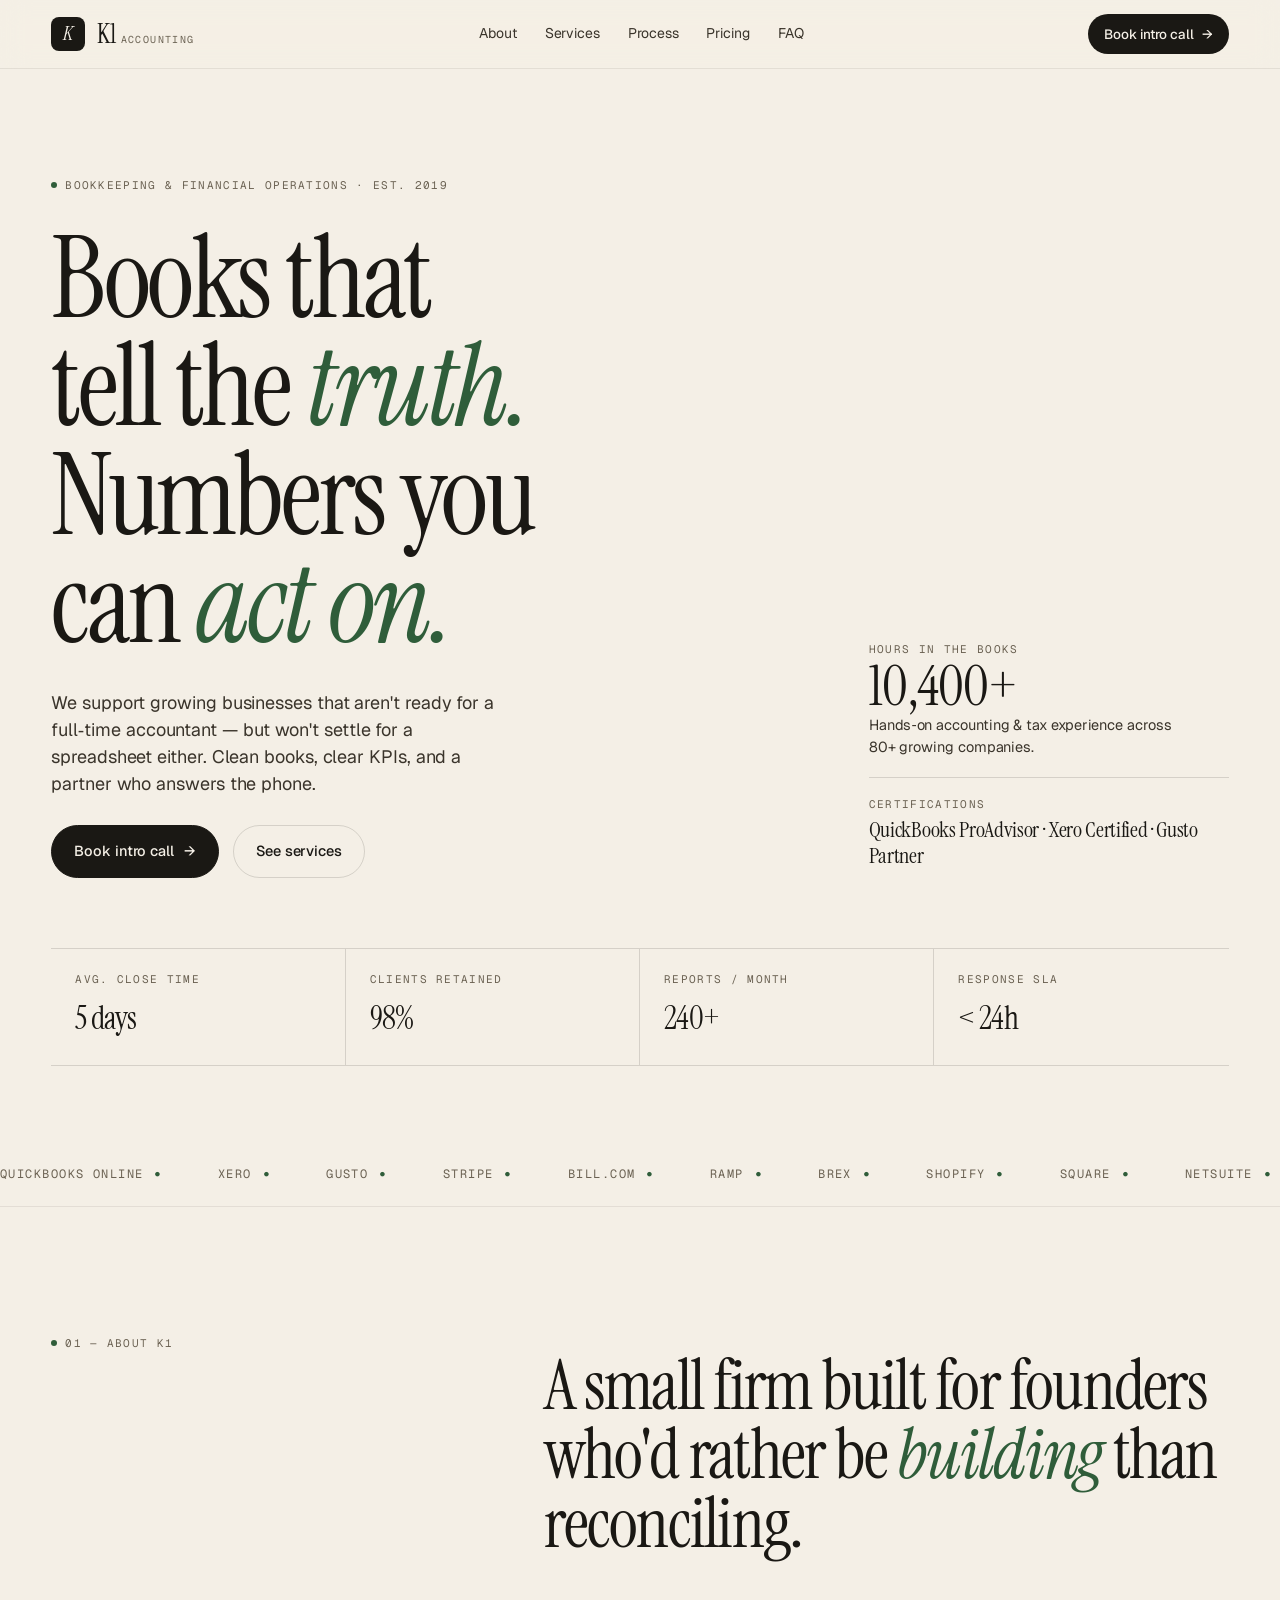
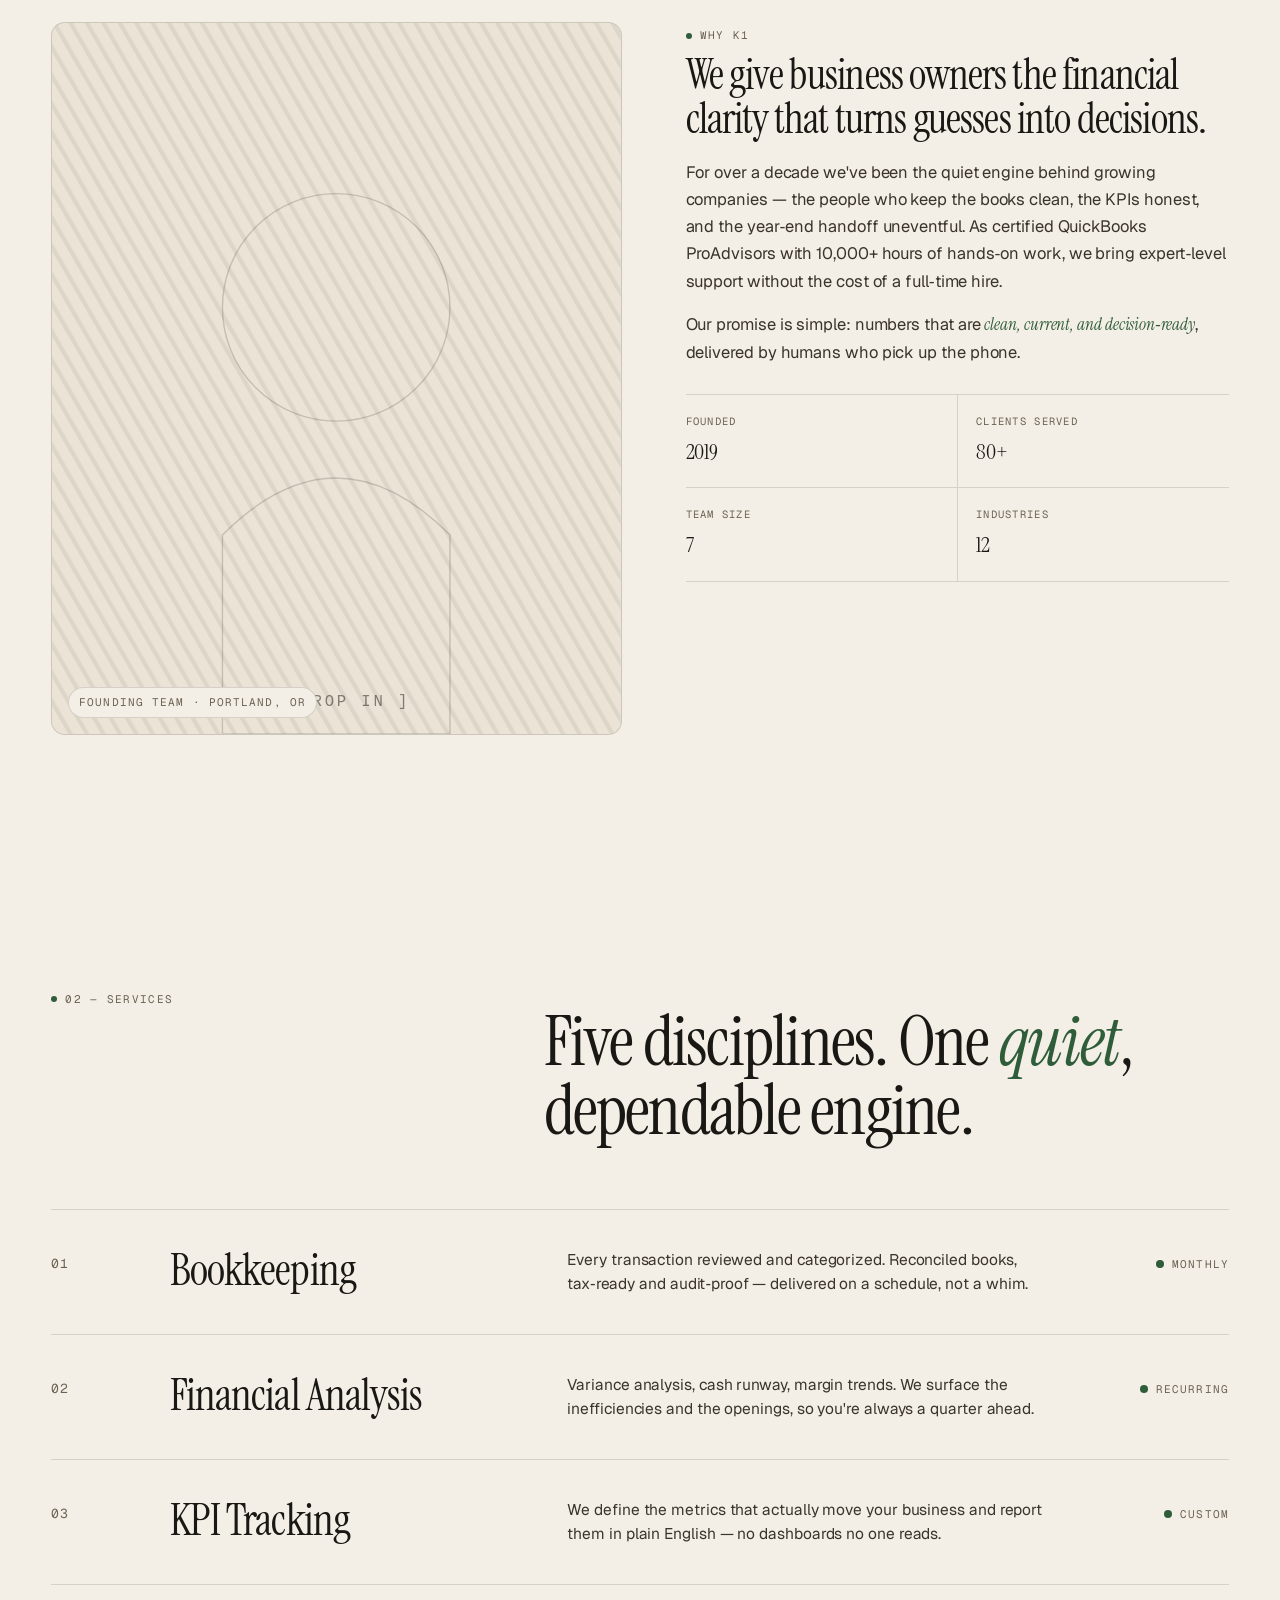
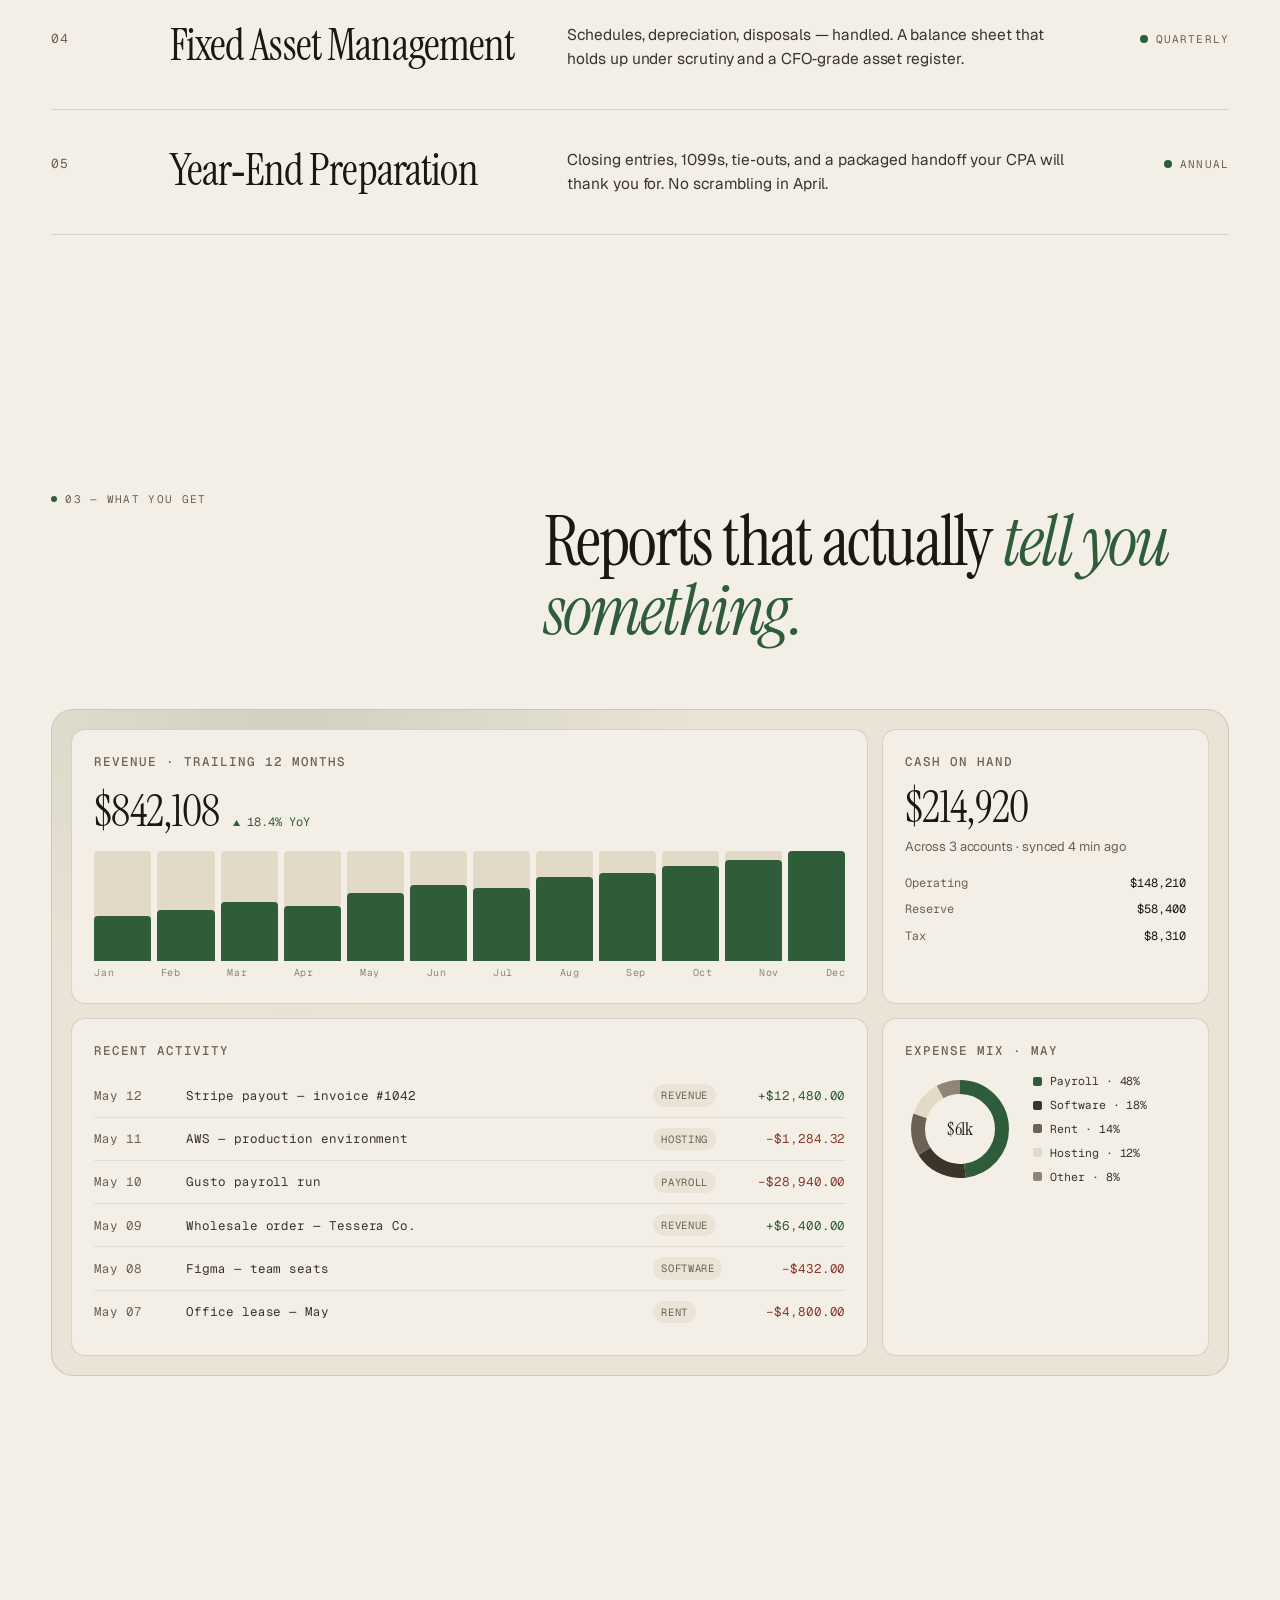
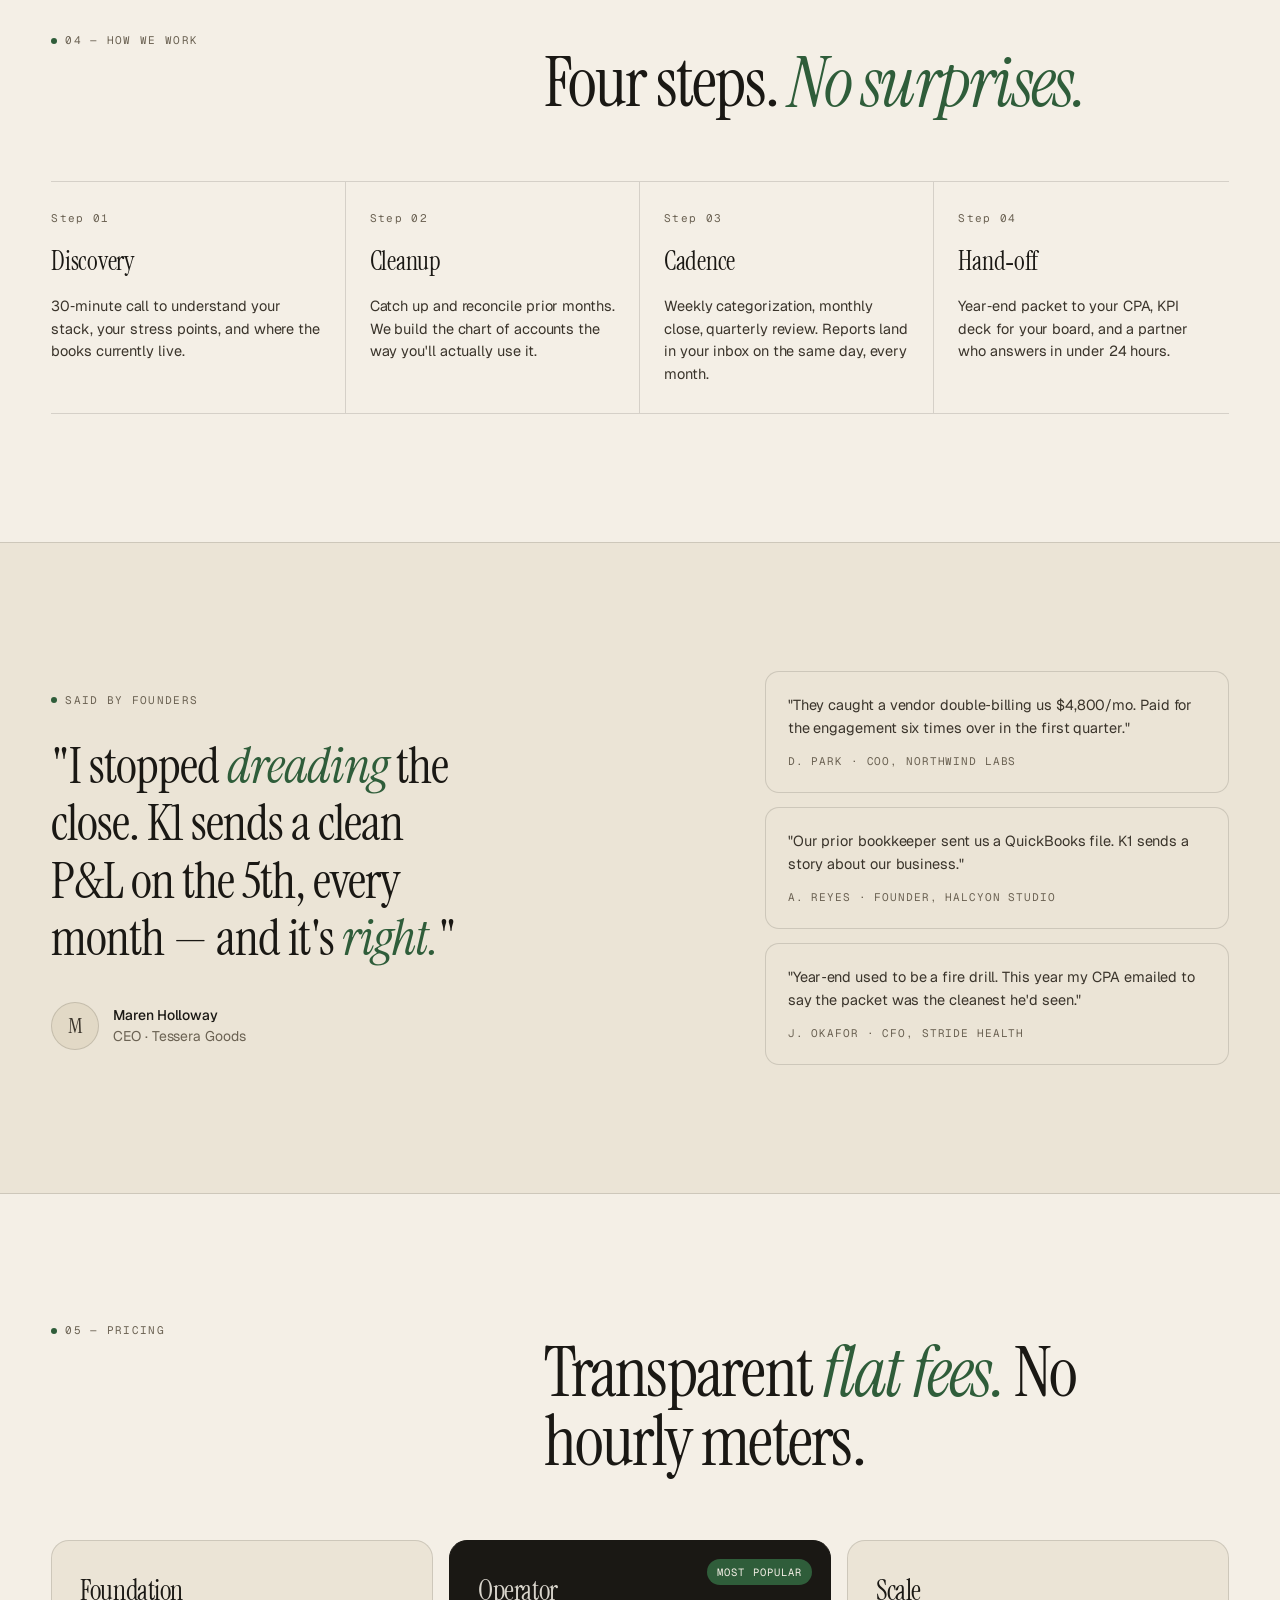
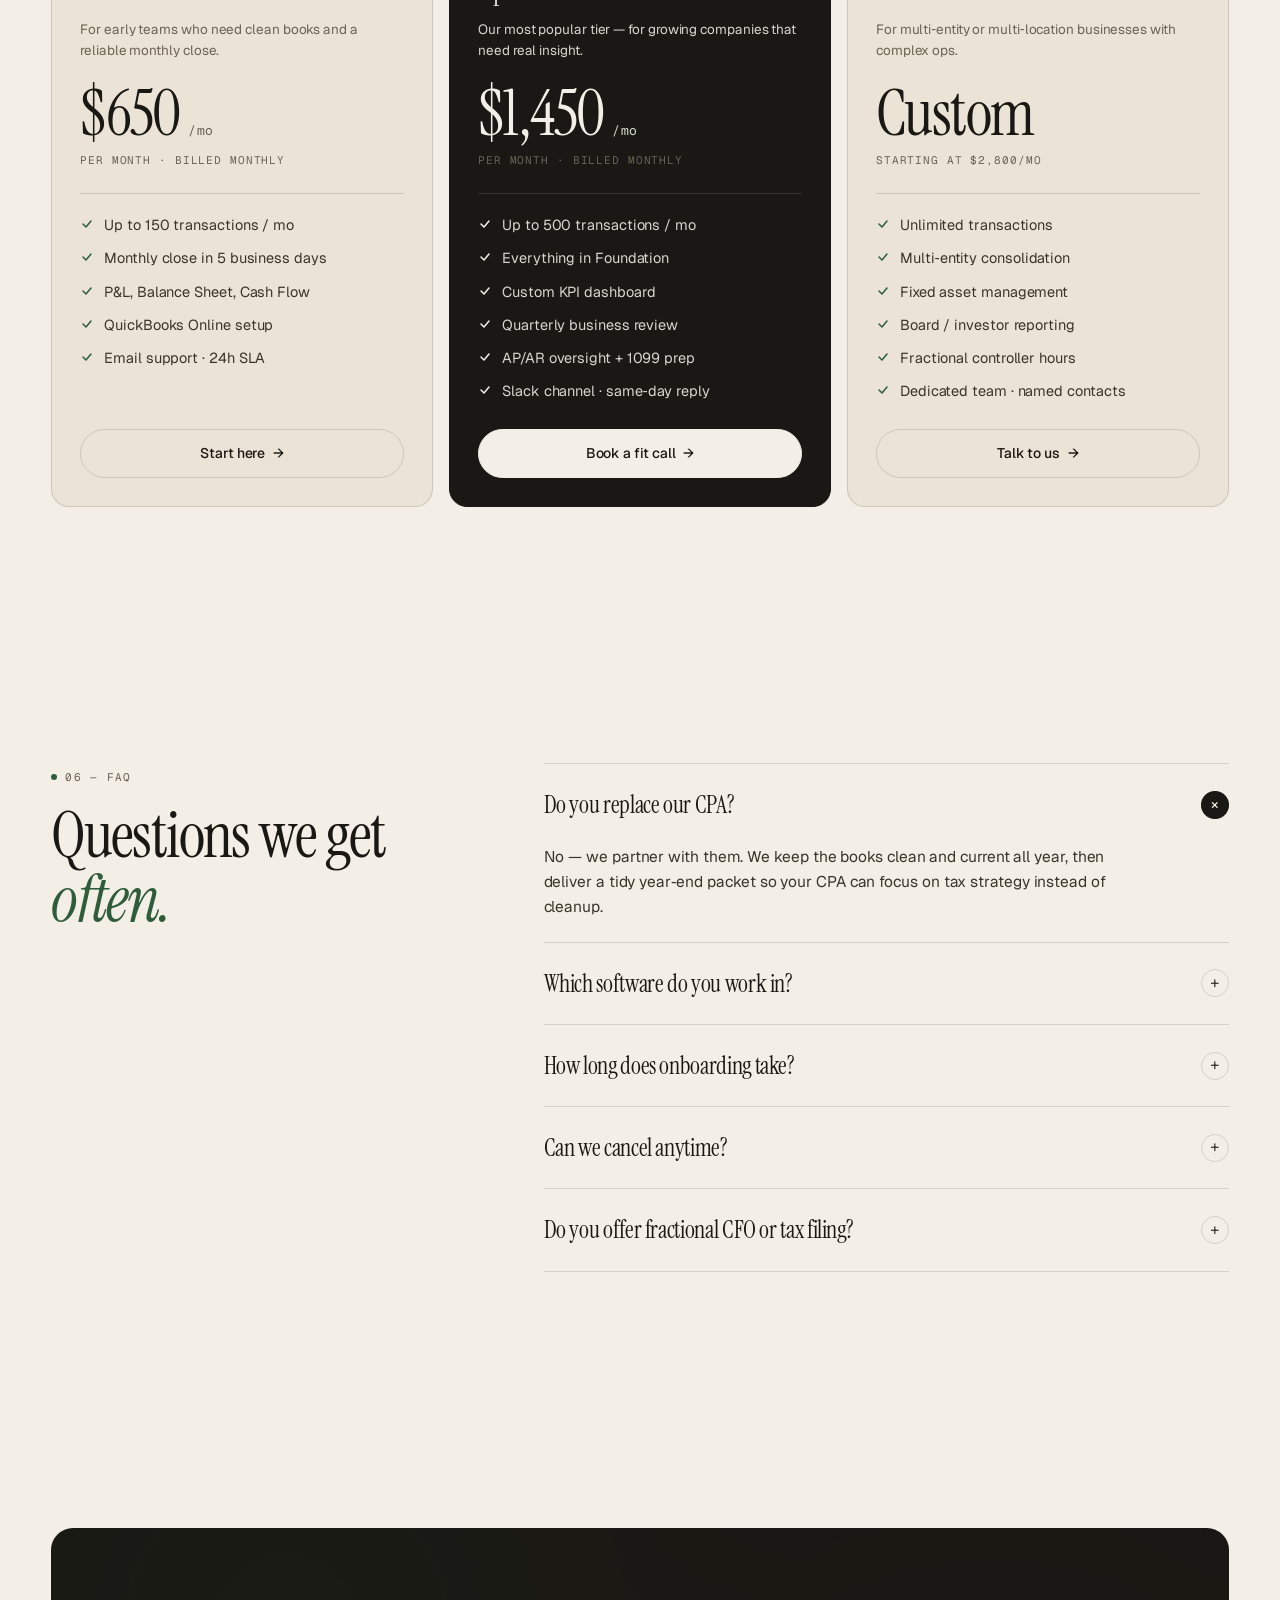
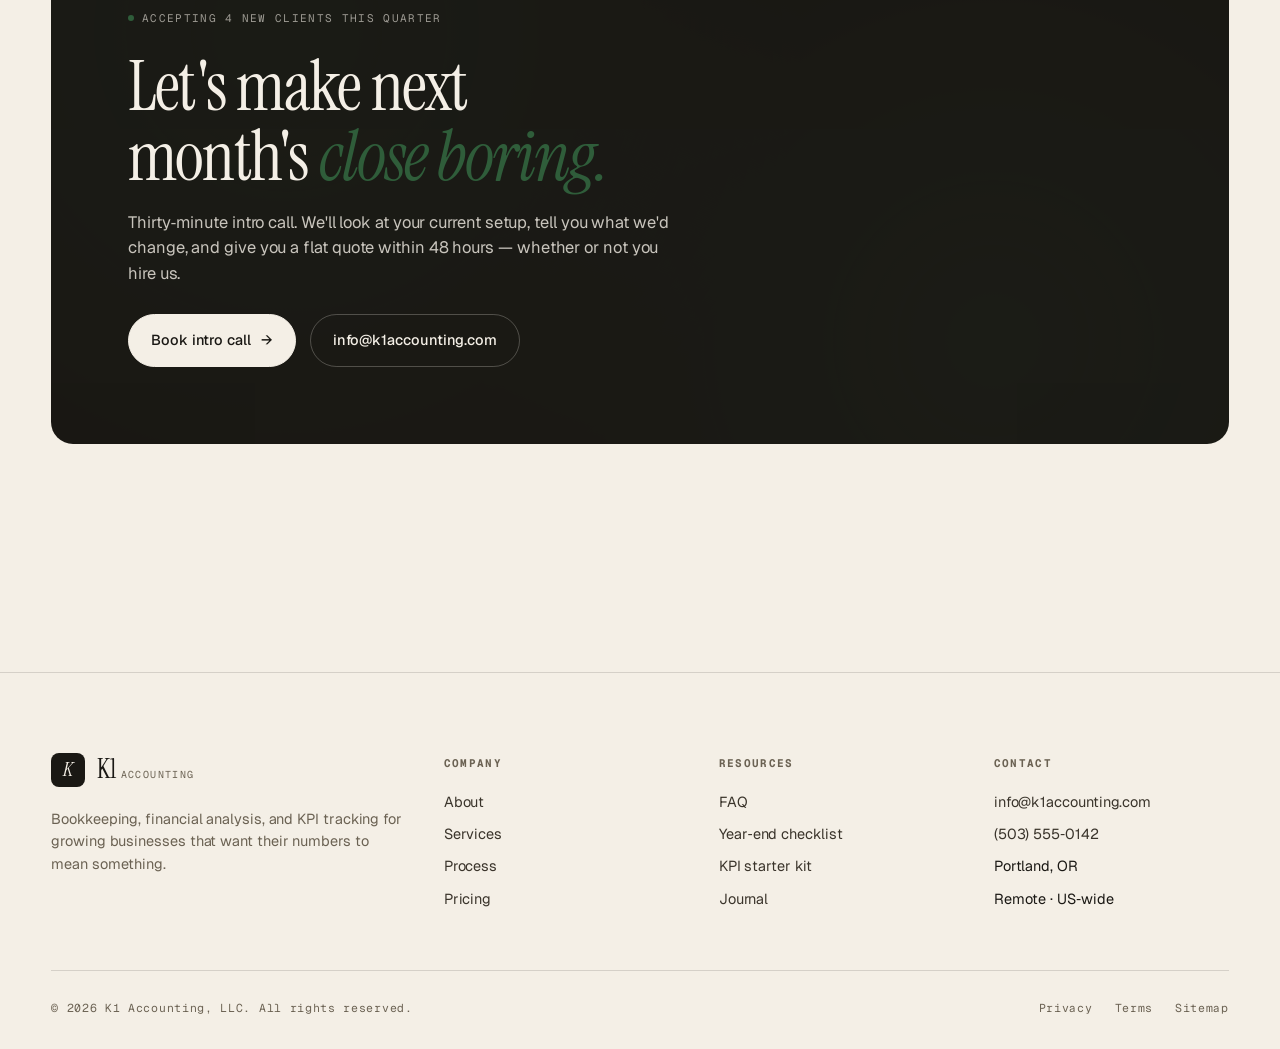
<file: k1/index.html>
<!doctype html>
<html lang="en">
<head>
  <meta charset="utf-8" />
  <meta name="viewport" content="width=device-width,initial-scale=1" />
  <title>K1 Accounting — Bookkeeping &amp; Financial Operations</title>
  <meta name="description" content="Clean books, clear KPIs, and a partner who answers the phone. K1 Accounting provides bookkeeping, financial analysis, and KPI tracking for growing businesses." />

  <link rel="preconnect" href="https://fonts.googleapis.com">
  <link rel="preconnect" href="https://fonts.gstatic.com" crossorigin>
  <link href="https://fonts.googleapis.com/css2?family=Instrument+Serif:ital@0;1&family=Geist:wght@300;400;500;600;700&family=Geist+Mono:wght@400;500&display=swap" rel="stylesheet">

  <link rel="stylesheet" href="styles.css" />
</head>
<body>

  <!-- NAV -->
  <header class="nav">
    <div class="wrap nav-inner">
      <a href="#" class="brand">
        <span class="brand-mark">K</span>
        <span>K1 <small>Accounting</small></span>
      </a>
      <nav class="nav-links">
        <a href="#about">About</a>
        <a href="#services">Services</a>
        <a href="#process">Process</a>
        <a href="#pricing">Pricing</a>
        <a href="#faq">FAQ</a>
      </nav>
      <a href="#pricing" class="nav-cta">
        Book intro call
        <span class="arr">→</span>
      </a>
    </div>
  </header>

  <main>

    <!-- HERO -->
    <section class="hero">
      <div class="wrap">
        <div class="eyebrow">Bookkeeping &amp; financial operations · Est. 2019</div>
        <div class="hero-grid" style="margin-top:28px">
          <div>
            <h1>
              Books that<br>
              tell the <em>truth.</em><br>
              Numbers you<br>
              can <em>act on.</em>
            </h1>
            <p class="hero-lead" style="margin-top:32px">
              We support growing businesses that aren't ready for a full&#8209;time
              accountant — but won't settle for a spreadsheet either. Clean books,
              clear KPIs, and a partner who answers the phone.
            </p>
            <div class="hero-actions">
              <a href="#pricing" class="btn btn-primary">Book intro call <span>→</span></a>
              <a href="#services" class="btn btn-ghost">See services</a>
            </div>
          </div>

          <aside class="hero-meta">
            <div>
              <div class="label">Hours in the books</div>
              <div class="num">10,400+</div>
              <p>Hands&#8209;on accounting &amp; tax experience across 80+ growing companies.</p>
            </div>
            <hr class="hairline">
            <div>
              <div class="label">Certifications</div>
              <div class="serif" style="font-size:22px;line-height:1.2;margin-top:4px">
                QuickBooks ProAdvisor · Xero Certified · Gusto Partner
              </div>
            </div>
          </aside>
        </div>

        <div class="hero-footer">
          <div>
            <span class="k">Avg. close time</span>
            <span class="v">5 days</span>
          </div>
          <div>
            <span class="k">Clients retained</span>
            <span class="v">98%</span>
          </div>
          <div>
            <span class="k">Reports / month</span>
            <span class="v">240+</span>
          </div>
          <div>
            <span class="k">Response SLA</span>
            <span class="v">&lt; 24h</span>
          </div>
        </div>
      </div>
    </section>

    <!-- MARQUEE -->
    <div class="marquee">
      <div class="marquee-track">
        <span>QuickBooks Online</span>
        <span>Xero</span>
        <span>Gusto</span>
        <span>Stripe</span>
        <span>Bill.com</span>
        <span>Ramp</span>
        <span>Brex</span>
        <span>Shopify</span>
        <span>Square</span>
        <span>NetSuite</span>
        <span>Rippling</span>
        <span>HubSpot</span>
        <span>QuickBooks Online</span>
        <span>Xero</span>
        <span>Gusto</span>
        <span>Stripe</span>
        <span>Bill.com</span>
        <span>Ramp</span>
        <span>Brex</span>
        <span>Shopify</span>
        <span>Square</span>
        <span>NetSuite</span>
        <span>Rippling</span>
        <span>HubSpot</span>
      </div>
    </div>

    <!-- ABOUT -->
    <section class="s" id="about">
      <div class="wrap">
        <div class="section-head">
          <div class="eyebrow">01 — About K1</div>
          <h2>A small firm built for founders who'd rather be <em>building</em> than reconciling.</h2>
        </div>

        <div class="about-grid">
          <div class="about-photo" aria-label="Team portrait placeholder">
            <svg viewBox="0 0 400 500" preserveAspectRatio="xMidYMid slice" width="100%" height="100%">
              <defs>
                <pattern id="stripe" patternUnits="userSpaceOnUse" width="10" height="10" patternTransform="rotate(-30)">
                  <line x1="0" y1="0" x2="0" y2="10" stroke="currentColor" stroke-opacity="0.07" stroke-width="6"/>
                </pattern>
              </defs>
              <rect width="400" height="500" fill="url(#stripe)" color="currentColor"/>
              <g fill="none" stroke="currentColor" stroke-opacity="0.18" stroke-width="1">
                <circle cx="200" cy="200" r="80"/>
                <path d="M120 360 Q200 280 280 360 L280 500 L120 500 Z"/>
              </g>
              <text x="20" y="480" font-family="ui-monospace, Menlo, monospace" font-size="11" fill="currentColor" opacity="0.5" letter-spacing="2">
                [ TEAM PORTRAIT — DROP IN ]
              </text>
            </svg>
            <div class="tag">Founding team · Portland, OR</div>
          </div>

          <div class="about-copy">
            <div class="eyebrow">Why K1</div>
            <h3>We give business owners the financial clarity that turns guesses into decisions.</h3>
            <p>
              For over a decade we've been the quiet engine behind growing companies —
              the people who keep the books clean, the KPIs honest, and the year&#8209;end handoff
              uneventful. As certified QuickBooks ProAdvisors with 10,000+ hours of hands&#8209;on work,
              we bring expert&#8209;level support without the cost of a full&#8209;time hire.
            </p>
            <p>
              Our promise is simple: numbers that are
              <em style="font-family:var(--serif);color:var(--accent)">clean, current, and decision&#8209;ready</em>,
              delivered by humans who pick up the phone.
            </p>

            <div class="about-creds">
              <div><div class="k">Founded</div><div class="v">2019</div></div>
              <div><div class="k">Clients served</div><div class="v">80+</div></div>
              <div><div class="k">Team size</div><div class="v">7</div></div>
              <div><div class="k">Industries</div><div class="v">12</div></div>
            </div>
          </div>
        </div>
      </div>
    </section>

    <!-- SERVICES -->
    <section class="s" id="services" style="position:relative">
      <div class="wrap" style="position:relative;z-index:1">
        <div class="section-head">
          <div class="eyebrow">02 — Services</div>
          <h2>Five disciplines. One <em>quiet</em>, dependable engine.</h2>
        </div>

        <div class="svc-list">
          <a href="#pricing" class="svc-row">
            <span class="num">01</span>
            <h3>Bookkeeping</h3>
            <p>Every transaction reviewed and categorized. Reconciled books, tax&#8209;ready and audit&#8209;proof — delivered on a schedule, not a whim.</p>
            <span class="tag"><span class="dot"></span>Monthly</span>
          </a>
          <a href="#pricing" class="svc-row">
            <span class="num">02</span>
            <h3>Financial Analysis</h3>
            <p>Variance analysis, cash runway, margin trends. We surface the inefficiencies and the openings, so you're always a quarter ahead.</p>
            <span class="tag"><span class="dot"></span>Recurring</span>
          </a>
          <a href="#pricing" class="svc-row">
            <span class="num">03</span>
            <h3>KPI Tracking</h3>
            <p>We define the metrics that actually move your business and report them in plain English — no dashboards no one reads.</p>
            <span class="tag"><span class="dot"></span>Custom</span>
          </a>
          <a href="#pricing" class="svc-row">
            <span class="num">04</span>
            <h3>Fixed Asset Management</h3>
            <p>Schedules, depreciation, disposals — handled. A balance sheet that holds up under scrutiny and a CFO&#8209;grade asset register.</p>
            <span class="tag"><span class="dot"></span>Quarterly</span>
          </a>
          <a href="#pricing" class="svc-row">
            <span class="num">05</span>
            <h3>Year&#8209;End Preparation</h3>
            <p>Closing entries, 1099s, tie&#8209;outs, and a packaged handoff your CPA will thank you for. No scrambling in April.</p>
            <span class="tag"><span class="dot"></span>Annual</span>
          </a>
        </div>
      </div>
    </section>

    <!-- DASHBOARD -->
    <section class="s" id="dashboard">
      <div class="wrap">
        <div class="section-head">
          <div class="eyebrow">03 — What you get</div>
          <h2>Reports that actually <em>tell you something.</em></h2>
        </div>

        <div class="dash-shell">
          <div class="dash-grid">

            <div class="dash-card span-2">
              <h4>Revenue · Trailing 12 months</h4>
              <div style="display:flex;align-items:baseline;gap:14px">
                <div class="big">$842,108</div>
                <div class="delta pos">▲ 18.4% YoY</div>
              </div>
              <div class="bars">
                <div class="bar" style="height:100%"><div class="fg" style="height:41.2%"></div></div>
                <div class="bar" style="height:100%"><div class="fg" style="height:47.1%"></div></div>
                <div class="bar" style="height:100%"><div class="fg" style="height:53.9%"></div></div>
                <div class="bar" style="height:100%"><div class="fg" style="height:50.0%"></div></div>
                <div class="bar" style="height:100%"><div class="fg" style="height:61.8%"></div></div>
                <div class="bar" style="height:100%"><div class="fg" style="height:69.6%"></div></div>
                <div class="bar" style="height:100%"><div class="fg" style="height:66.7%"></div></div>
                <div class="bar" style="height:100%"><div class="fg" style="height:76.5%"></div></div>
                <div class="bar" style="height:100%"><div class="fg" style="height:80.4%"></div></div>
                <div class="bar" style="height:100%"><div class="fg" style="height:86.3%"></div></div>
                <div class="bar" style="height:100%"><div class="fg" style="height:92.2%"></div></div>
                <div class="bar" style="height:100%"><div class="fg" style="height:100%"></div></div>
              </div>
              <div style="display:flex;justify-content:space-between;margin-top:4px;font-family:var(--mono);font-size:10px;color:var(--ink-4);letter-spacing:0.06em">
                <span>Jan</span><span>Feb</span><span>Mar</span><span>Apr</span>
                <span>May</span><span>Jun</span><span>Jul</span><span>Aug</span>
                <span>Sep</span><span>Oct</span><span>Nov</span><span>Dec</span>
              </div>
            </div>

            <div class="dash-card">
              <h4>Cash on hand</h4>
              <div class="big">$214,920</div>
              <div class="sub">Across 3 accounts · synced 4 min ago</div>
              <div style="margin-top:16px;display:flex;flex-direction:column;gap:8px;font-family:var(--mono);font-size:12px">
                <div style="display:flex;justify-content:space-between"><span style="color:var(--ink-3)">Operating</span><span>$148,210</span></div>
                <div style="display:flex;justify-content:space-between"><span style="color:var(--ink-3)">Reserve</span><span>$58,400</span></div>
                <div style="display:flex;justify-content:space-between"><span style="color:var(--ink-3)">Tax</span><span>$8,310</span></div>
              </div>
            </div>

            <div class="dash-card span-2">
              <h4>Recent activity</h4>
              <div class="ledger" style="margin-top:14px">
                <div class="ledger-row">
                  <span class="date">May 12</span>
                  <span class="desc">Stripe payout — invoice #1042</span>
                  <span class="cat">Revenue</span>
                  <span class="amt pos">+$12,480.00</span>
                </div>
                <div class="ledger-row">
                  <span class="date">May 11</span>
                  <span class="desc">AWS — production environment</span>
                  <span class="cat">Hosting</span>
                  <span class="amt neg">&#8722;$1,284.32</span>
                </div>
                <div class="ledger-row">
                  <span class="date">May 10</span>
                  <span class="desc">Gusto payroll run</span>
                  <span class="cat">Payroll</span>
                  <span class="amt neg">&#8722;$28,940.00</span>
                </div>
                <div class="ledger-row">
                  <span class="date">May 09</span>
                  <span class="desc">Wholesale order — Tessera Co.</span>
                  <span class="cat">Revenue</span>
                  <span class="amt pos">+$6,400.00</span>
                </div>
                <div class="ledger-row">
                  <span class="date">May 08</span>
                  <span class="desc">Figma — team seats</span>
                  <span class="cat">Software</span>
                  <span class="amt neg">&#8722;$432.00</span>
                </div>
                <div class="ledger-row">
                  <span class="date">May 07</span>
                  <span class="desc">Office lease — May</span>
                  <span class="cat">Rent</span>
                  <span class="amt neg">&#8722;$4,800.00</span>
                </div>
              </div>
            </div>

            <div class="dash-card">
              <h4>Expense mix · May</h4>
              <div class="donut-wrap">
                <svg class="donut" viewBox="0 0 110 110">
                  <g transform="translate(55,55) rotate(-90)">
                    <circle r="42" cx="0" cy="0" fill="none" stroke="var(--accent)" stroke-width="14" stroke-dasharray="126.67 137.22" stroke-dashoffset="0"/>
                    <circle r="42" cx="0" cy="0" fill="none" stroke="var(--ink-2)" stroke-width="14" stroke-dasharray="47.50 216.39" stroke-dashoffset="-126.67"/>
                    <circle r="42" cx="0" cy="0" fill="none" stroke="var(--ink-3)" stroke-width="14" stroke-dasharray="36.95 226.94" stroke-dashoffset="-174.17"/>
                    <circle r="42" cx="0" cy="0" fill="none" stroke="var(--paper-3)" stroke-width="14" stroke-dasharray="31.67 232.22" stroke-dashoffset="-211.12"/>
                    <circle r="42" cx="0" cy="0" fill="none" stroke="var(--ink-4)" stroke-width="14" stroke-dasharray="21.11 242.78" stroke-dashoffset="-242.79"/>
                  </g>
                  <text x="55" y="55" text-anchor="middle" dominant-baseline="central"
                    font-family="var(--serif)" font-size="18" fill="var(--ink)">$61k</text>
                </svg>
                <div class="donut-legend">
                  <span><i style="background:var(--accent)"></i>Payroll · 48%</span>
                  <span><i style="background:var(--ink-2)"></i>Software · 18%</span>
                  <span><i style="background:var(--ink-3)"></i>Rent · 14%</span>
                  <span><i style="background:var(--paper-3)"></i>Hosting · 12%</span>
                  <span><i style="background:var(--ink-4)"></i>Other · 8%</span>
                </div>
              </div>
            </div>

          </div>
        </div>
      </div>
    </section>

    <!-- PROCESS -->
    <section class="s" id="process">
      <div class="wrap">
        <div class="section-head">
          <div class="eyebrow">04 — How we work</div>
          <h2>Four steps. <em>No surprises.</em></h2>
        </div>
        <div class="process-grid">
          <div class="process-step">
            <span class="step-num">Step 01</span>
            <h4>Discovery</h4>
            <p>30&#8209;minute call to understand your stack, your stress points, and where the books currently live.</p>
          </div>
          <div class="process-step">
            <span class="step-num">Step 02</span>
            <h4>Cleanup</h4>
            <p>Catch up and reconcile prior months. We build the chart of accounts the way you'll actually use it.</p>
          </div>
          <div class="process-step">
            <span class="step-num">Step 03</span>
            <h4>Cadence</h4>
            <p>Weekly categorization, monthly close, quarterly review. Reports land in your inbox on the same day, every month.</p>
          </div>
          <div class="process-step">
            <span class="step-num">Step 04</span>
            <h4>Hand&#8209;off</h4>
            <p>Year&#8209;end packet to your CPA, KPI deck for your board, and a partner who answers in under 24 hours.</p>
          </div>
        </div>
      </div>
    </section>

    <!-- TESTIMONIAL -->
    <section class="s" id="testimonial" style="background:var(--paper-2);border-top:1px solid var(--line);border-bottom:1px solid var(--line)">
      <div class="wrap">
        <div class="test-grid">
          <div>
            <div class="eyebrow" style="margin-bottom:28px">Said by founders</div>
            <p class="quote">
              "I stopped <em>dreading</em> the close. K1 sends a clean P&amp;L on the 5th,
              every month — and it's <em>right.</em>"
            </p>
            <div class="quote-attr">
              <div class="avatar">M</div>
              <div>
                <div class="name">Maren Holloway</div>
                <div class="role">CEO · Tessera Goods</div>
              </div>
            </div>
          </div>

          <div class="test-side">
            <div class="test-card">
              "They caught a vendor double&#8209;billing us $4,800/mo. Paid for the engagement six times over in the first quarter."
              <div class="who">D. Park · COO, Northwind Labs</div>
            </div>
            <div class="test-card">
              "Our prior bookkeeper sent us a QuickBooks file. K1 sends a story about our business."
              <div class="who">A. Reyes · Founder, Halcyon Studio</div>
            </div>
            <div class="test-card">
              "Year&#8209;end used to be a fire drill. This year my CPA emailed to say the packet was the cleanest he'd seen."
              <div class="who">J. Okafor · CFO, Stride Health</div>
            </div>
          </div>
        </div>
      </div>
    </section>

    <!-- PRICING -->
    <section class="s" id="pricing">
      <div class="wrap">
        <div class="section-head">
          <div class="eyebrow">05 — Pricing</div>
          <h2>Transparent <em>flat fees.</em> No hourly meters.</h2>
        </div>

        <div class="price-grid">
          <div class="price-card">
            <div class="price-name">Foundation</div>
            <div class="price-sub">For early teams who need clean books and a reliable monthly close.</div>
            <div class="price-amt">$650<em> /mo</em></div>
            <div class="price-meta">per month · billed monthly</div>
            <ul>
              <li>Up to 150 transactions / mo</li>
              <li>Monthly close in 5 business days</li>
              <li>P&amp;L, Balance Sheet, Cash Flow</li>
              <li>QuickBooks Online setup</li>
              <li>Email support · 24h SLA</li>
            </ul>
            <a href="#cta" class="price-btn">Start here <span>→</span></a>
          </div>

          <div class="price-card feat">
            <div class="price-tag">Most popular</div>
            <div class="price-name">Operator</div>
            <div class="price-sub">Our most popular tier — for growing companies that need real insight.</div>
            <div class="price-amt">$1,450<em> /mo</em></div>
            <div class="price-meta">per month · billed monthly</div>
            <ul>
              <li>Up to 500 transactions / mo</li>
              <li>Everything in Foundation</li>
              <li>Custom KPI dashboard</li>
              <li>Quarterly business review</li>
              <li>AP/AR oversight + 1099 prep</li>
              <li>Slack channel · same&#8209;day reply</li>
            </ul>
            <a href="#cta" class="price-btn">Book a fit call <span>→</span></a>
          </div>

          <div class="price-card">
            <div class="price-name">Scale</div>
            <div class="price-sub">For multi&#8209;entity or multi&#8209;location businesses with complex ops.</div>
            <div class="price-amt">Custom</div>
            <div class="price-meta">starting at $2,800/mo</div>
            <ul>
              <li>Unlimited transactions</li>
              <li>Multi&#8209;entity consolidation</li>
              <li>Fixed asset management</li>
              <li>Board / investor reporting</li>
              <li>Fractional controller hours</li>
              <li>Dedicated team · named contacts</li>
            </ul>
            <a href="#cta" class="price-btn">Talk to us <span>→</span></a>
          </div>
        </div>
      </div>
    </section>

    <!-- FAQ -->
    <section class="s" id="faq">
      <div class="wrap">
        <div class="faq-grid">
          <div>
            <div class="eyebrow">06 — FAQ</div>
            <h2 class="serif" style="font-size:clamp(40px,5vw,64px);line-height:1;letter-spacing:-0.025em;margin:16px 0 0;max-width:12ch">
              Questions we get <em style="color:var(--accent)">often.</em>
            </h2>
          </div>
          <div class="faq-list">
            <div class="faq-item open">
              <button class="faq-q">
                <span>Do you replace our CPA?</span>
                <span class="plus">+</span>
              </button>
              <div class="faq-a">No — we partner with them. We keep the books clean and current all year, then deliver a tidy year&#8209;end packet so your CPA can focus on tax strategy instead of cleanup.</div>
            </div>
            <div class="faq-item">
              <button class="faq-q">
                <span>Which software do you work in?</span>
                <span class="plus">+</span>
              </button>
              <div class="faq-a">We're certified in QuickBooks Online and Xero. We also work natively with Gusto, Rippling, Ramp, Brex, Bill.com, Stripe, Shopify, Square, and most modern AP/AR stacks.</div>
            </div>
            <div class="faq-item">
              <button class="faq-q">
                <span>How long does onboarding take?</span>
                <span class="plus">+</span>
              </button>
              <div class="faq-a">Most clients are fully onboarded in 14 days. If your books need catch&#8209;up, we'll quote that work separately and run it in parallel — you won't wait months to see clean reports.</div>
            </div>
            <div class="faq-item">
              <button class="faq-q">
                <span>Can we cancel anytime?</span>
                <span class="plus">+</span>
              </button>
              <div class="faq-a">Yes. Engagements are month&#8209;to&#8209;month. If we're not the right fit, you keep the books, the chart of accounts, and the documentation — no lock&#8209;in, no hostage data.</div>
            </div>
            <div class="faq-item">
              <button class="faq-q">
                <span>Do you offer fractional CFO or tax filing?</span>
                <span class="plus">+</span>
              </button>
              <div class="faq-a">Fractional controller hours are included in the Scale tier. We don't file taxes ourselves — that's intentional. We hand the cleanest possible packet to your CPA.</div>
            </div>
          </div>
        </div>
      </div>
    </section>

    <!-- CTA -->
    <section class="s" id="cta">
      <div class="wrap">
        <div class="cta-band">
          <div class="cta-grain"></div>
          <div style="position:relative;z-index:1">
            <div class="eyebrow" style="margin-bottom:24px;color:color-mix(in oklab,var(--paper) 60%,transparent)">
              Accepting 4 new clients this quarter
            </div>
            <h2>Let's make next month's <em>close boring.</em></h2>
            <p>Thirty&#8209;minute intro call. We'll look at your current setup, tell you what we'd change, and give you a flat quote within 48 hours — whether or not you hire us.</p>
            <div class="row">
              <a href="#" class="btn btn-primary">Book intro call <span>→</span></a>
              <a href="mailto:info@k1accounting.com" class="btn btn-ghost">info@k1accounting.com</a>
            </div>
          </div>
        </div>
      </div>
    </section>

  </main>

  <!-- FOOTER -->
  <footer>
    <div class="wrap">
      <div class="foot-grid">
        <div class="foot-brand">
          <a href="#" class="brand">
            <span class="brand-mark">K</span>
            <span>K1 <small>Accounting</small></span>
          </a>
          <p>Bookkeeping, financial analysis, and KPI tracking for growing businesses that want their numbers to mean something.</p>
        </div>
        <div class="foot-col">
          <h5>Company</h5>
          <ul>
            <li><a href="#about">About</a></li>
            <li><a href="#services">Services</a></li>
            <li><a href="#process">Process</a></li>
            <li><a href="#pricing">Pricing</a></li>
          </ul>
        </div>
        <div class="foot-col">
          <h5>Resources</h5>
          <ul>
            <li><a href="#faq">FAQ</a></li>
            <li><a href="#">Year&#8209;end checklist</a></li>
            <li><a href="#">KPI starter kit</a></li>
            <li><a href="#">Journal</a></li>
          </ul>
        </div>
        <div class="foot-col">
          <h5>Contact</h5>
          <ul>
            <li><a href="mailto:info@k1accounting.com">info@k1accounting.com</a></li>
            <li><a href="#">(503) 555&#8209;0142</a></li>
            <li>Portland, OR</li>
            <li>Remote · US&#8209;wide</li>
          </ul>
        </div>
      </div>
      <div class="foot-bottom">
        <span>© 2026 K1 Accounting, LLC. All rights reserved.</span>
        <div class="row">
          <a href="#">Privacy</a>
          <a href="#">Terms</a>
          <a href="#">Sitemap</a>
        </div>
      </div>
    </div>
  </footer>

  <script src="main.js"></script>
</body>
</html>
</file>
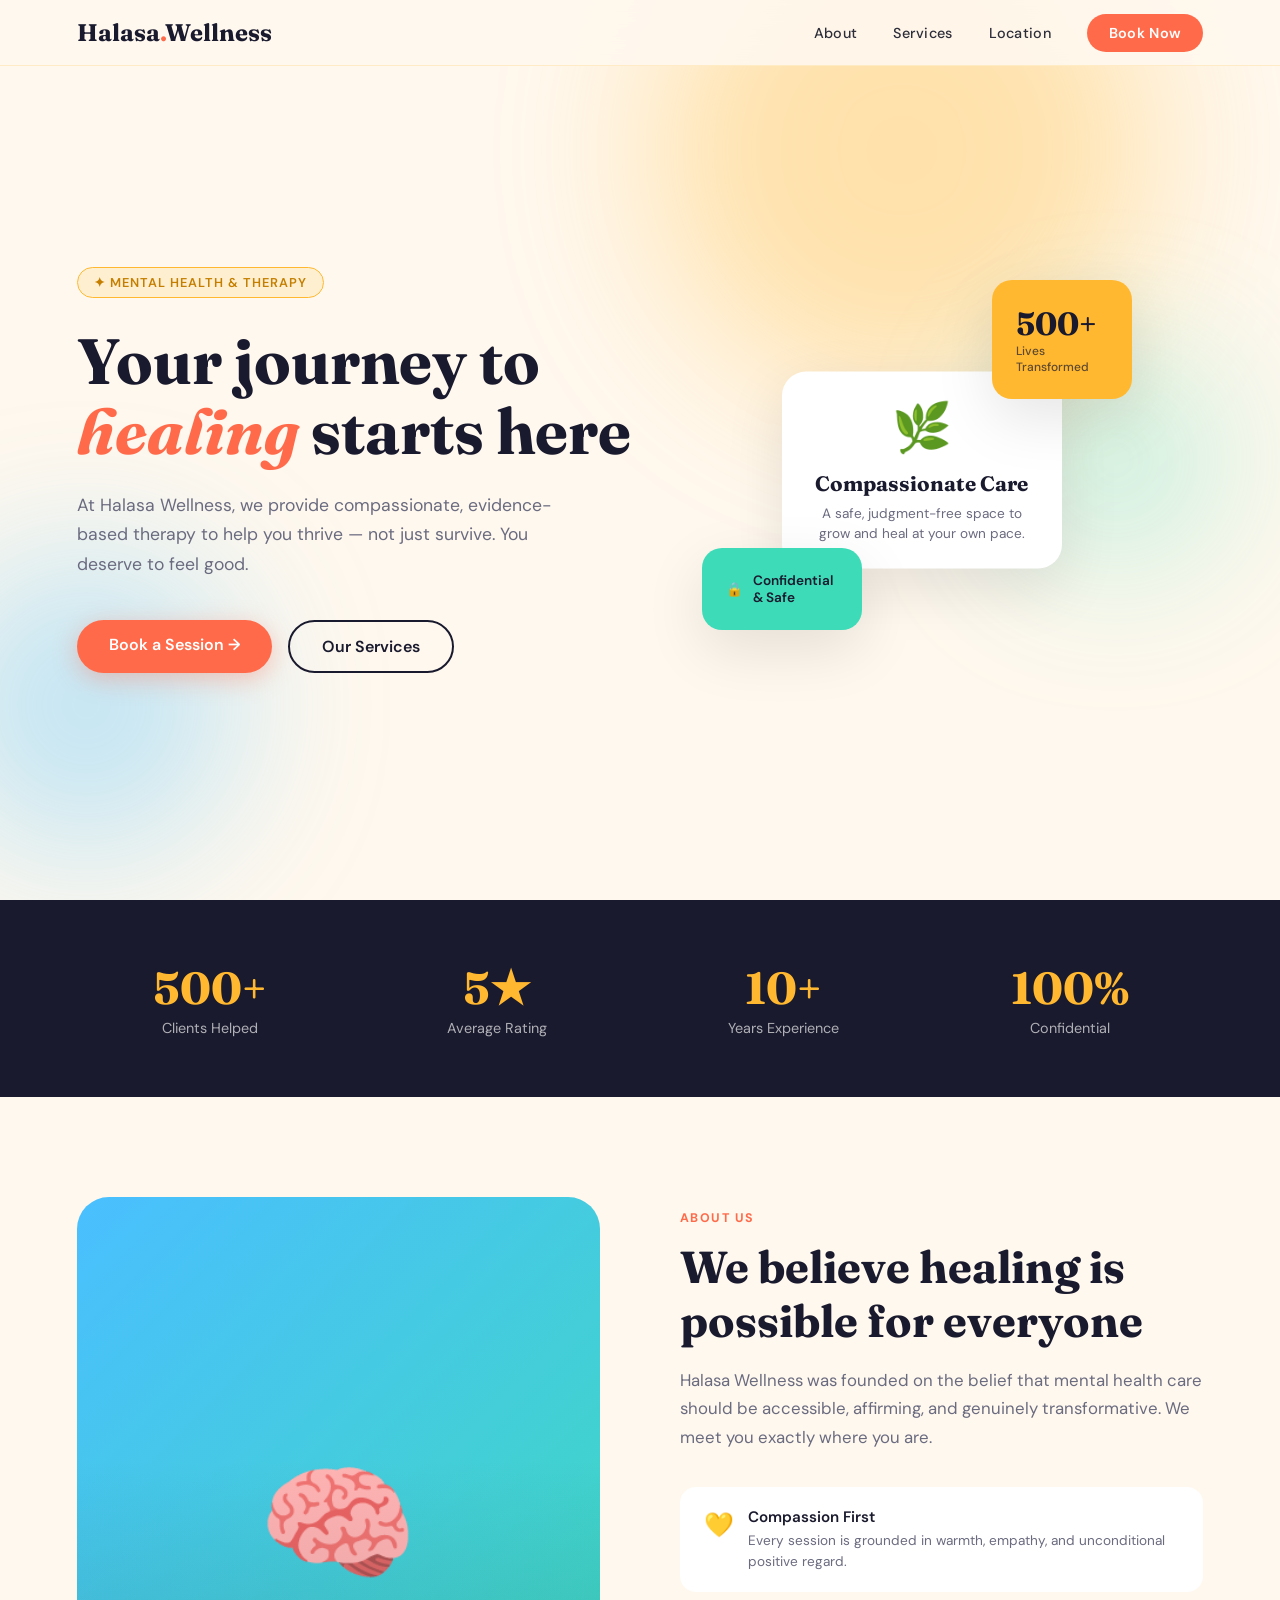
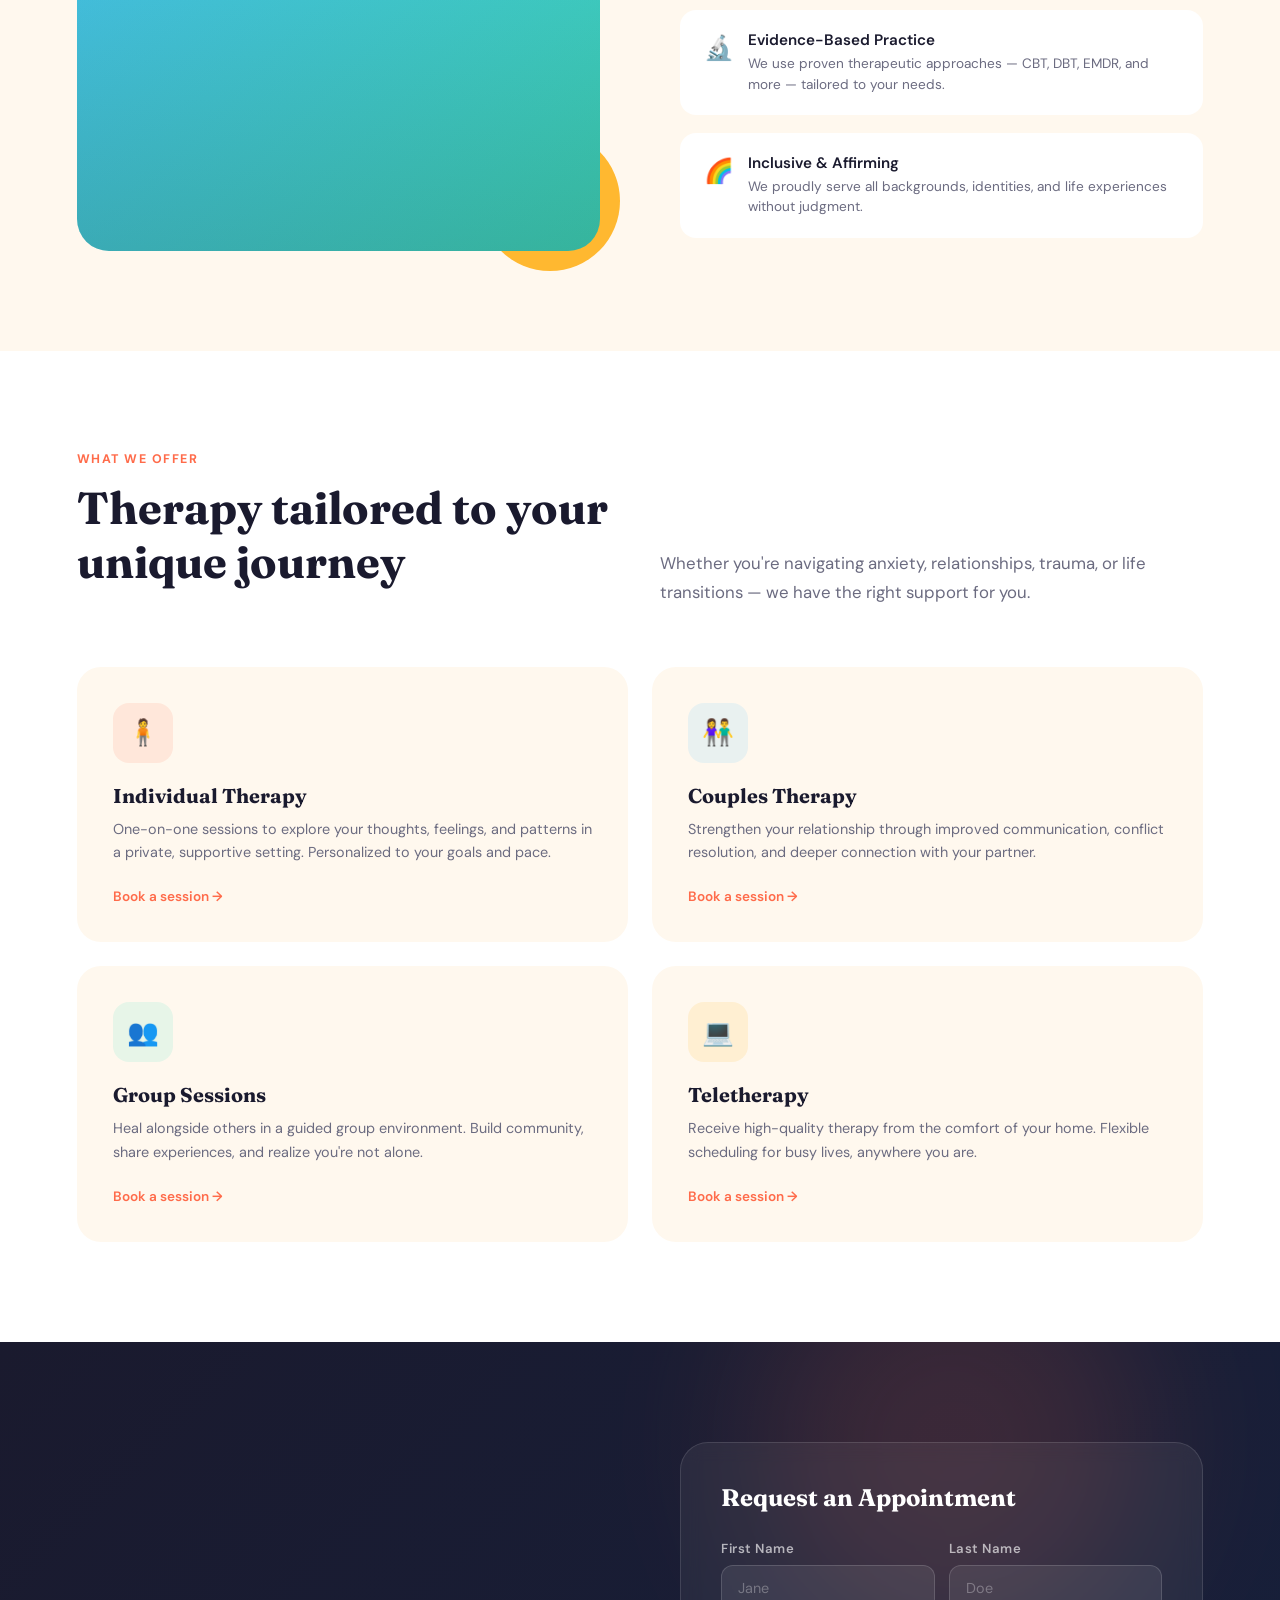
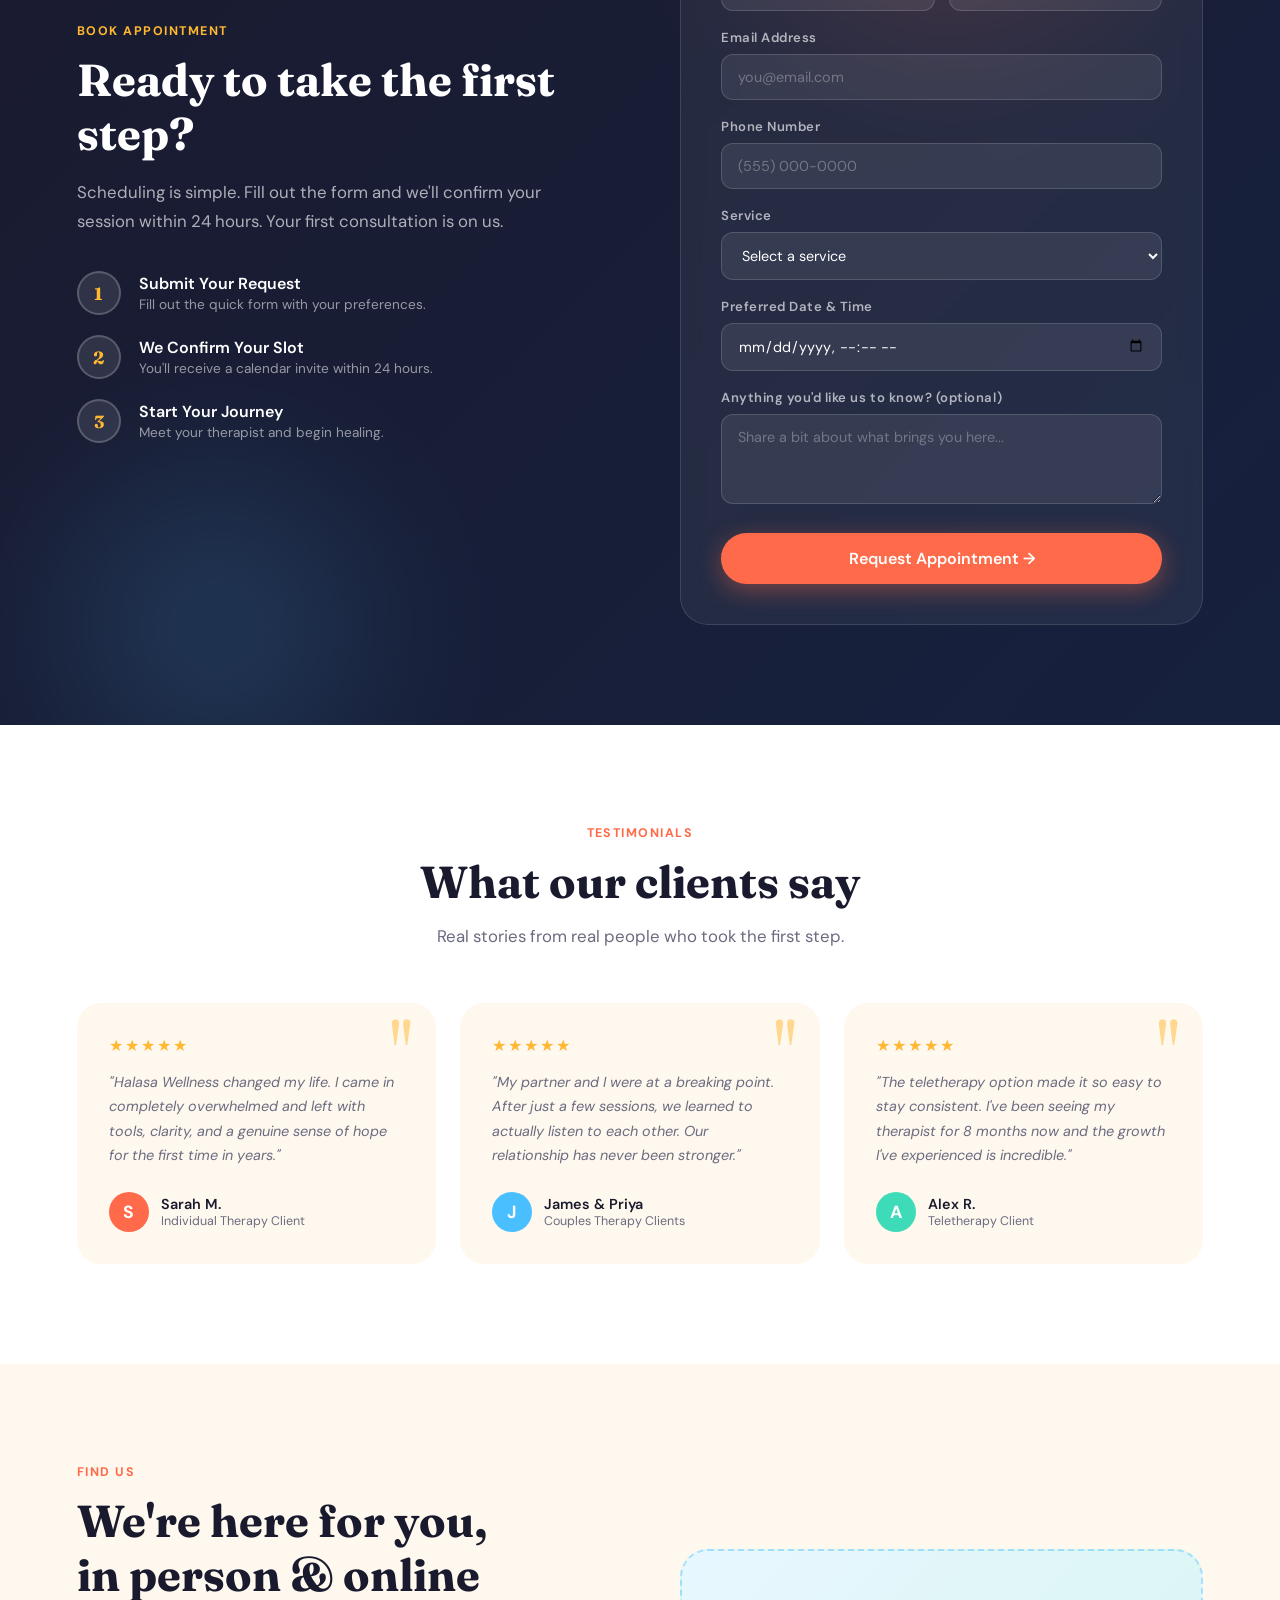
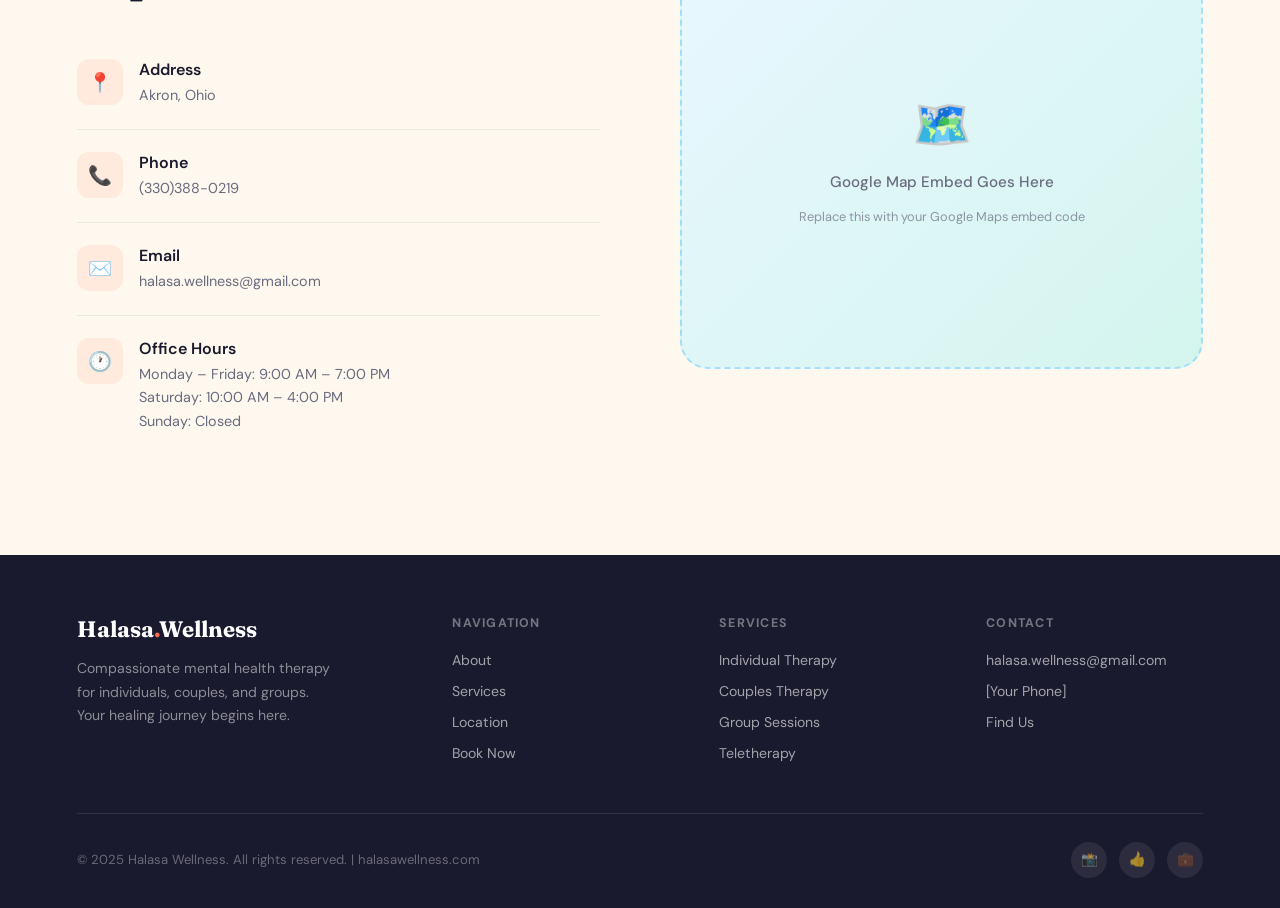
<file: HWindex.html>
<!DOCTYPE html>
<html lang="en">
<head>
  <meta charset="UTF-8" />
  <meta name="viewport" content="width=device-width, initial-scale=1.0" />
  <title>Halasa Wellness | Mental Health & Therapy</title>
  <link href="https://fonts.googleapis.com/css2?family=Fraunces:ital,wght@0,400;0,600;0,700;1,400&family=DM+Sans:wght@300;400;500;600&display=swap" rel="stylesheet" />
  <style>
    :root {
      --sun: #FFB830;
      --coral: #FF6B4A;
      --sky: #4ABFFF;
      --mint: #3DDBB8;
      --cream: #FFF8EE;
      --deep: #1A1A2E;
      --text: #2D2D3A;
      --muted: #6B6B80;
      --white: #ffffff;
    }

    * { margin: 0; padding: 0; box-sizing: border-box; }

    html { scroll-behavior: smooth; }

    body {
      font-family: 'DM Sans', sans-serif;
      background: var(--cream);
      color: var(--text);
      overflow-x: hidden;
    }

    /* ── NAV ── */
    nav {
      position: fixed; top: 0; left: 0; right: 0; z-index: 100;
      display: flex; align-items: center; justify-content: space-between;
      padding: 18px 6%;
      background: rgba(255,248,238,0.92);
      backdrop-filter: blur(12px);
      border-bottom: 1.5px solid rgba(255,184,48,0.2);
      transition: box-shadow 0.3s;
    }
    nav.scrolled { box-shadow: 0 4px 30px rgba(0,0,0,0.08); }

    .nav-logo {
      font-family: 'Fraunces', serif;
      font-size: 1.5rem;
      font-weight: 700;
      color: var(--deep);
      text-decoration: none;
    }
    .nav-logo span { color: var(--coral); }

    .nav-links { display: flex; gap: 36px; list-style: none; }
    .nav-links a {
      font-size: 0.9rem; font-weight: 500; color: var(--text);
      text-decoration: none; letter-spacing: 0.02em;
      transition: color 0.2s;
    }
    .nav-links a:hover { color: var(--coral); }

    .nav-cta {
      background: var(--coral);
      color: var(--white) !important;
      padding: 10px 22px;
      border-radius: 50px;
      font-weight: 600 !important;
      transition: transform 0.2s, background 0.2s !important;
    }
    .nav-cta:hover { background: #e85a39 !important; transform: translateY(-1px); }

    /* ── HERO ── */
    #hero {
      min-height: 100vh;
      display: grid; grid-template-columns: 1fr 1fr;
      align-items: center;
      padding: 100px 6% 60px;
      position: relative;
      overflow: hidden;
    }

    .hero-bg-shape {
      position: absolute;
      border-radius: 50%;
      filter: blur(80px);
      opacity: 0.35;
      pointer-events: none;
    }
    .shape-1 { width: 500px; height: 500px; background: var(--sun); top: -100px; right: 10%; animation: float 8s ease-in-out infinite; }
    .shape-2 { width: 300px; height: 300px; background: var(--sky); bottom: 5%; left: -5%; animation: float 10s ease-in-out infinite reverse; }
    .shape-3 { width: 200px; height: 200px; background: var(--mint); top: 40%; right: 5%; animation: float 6s ease-in-out infinite 2s; }

    @keyframes float {
      0%, 100% { transform: translateY(0) scale(1); }
      50% { transform: translateY(-30px) scale(1.05); }
    }

    .hero-text { position: relative; z-index: 2; }

    .hero-badge {
      display: inline-flex; align-items: center; gap: 8px;
      background: rgba(255,184,48,0.15);
      border: 1.5px solid var(--sun);
      color: #c47f00;
      font-size: 0.8rem; font-weight: 600;
      letter-spacing: 0.08em; text-transform: uppercase;
      padding: 6px 16px; border-radius: 50px;
      margin-bottom: 28px;
      animation: fadeUp 0.7s ease both;
    }

    .hero-title {
      font-family: 'Fraunces', serif;
      font-size: clamp(2.8rem, 5vw, 4.2rem);
      line-height: 1.1;
      color: var(--deep);
      margin-bottom: 24px;
      animation: fadeUp 0.7s ease 0.1s both;
    }
    .hero-title em { font-style: italic; color: var(--coral); }

    .hero-subtitle {
      font-size: 1.1rem; line-height: 1.7;
      color: var(--muted); max-width: 480px;
      margin-bottom: 40px;
      animation: fadeUp 0.7s ease 0.2s both;
    }

    .hero-actions {
      display: flex; gap: 16px; flex-wrap: wrap;
      animation: fadeUp 0.7s ease 0.3s both;
    }

    .btn-primary {
      background: var(--coral);
      color: var(--white);
      padding: 14px 32px; border-radius: 50px;
      font-size: 1rem; font-weight: 600;
      text-decoration: none;
      transition: transform 0.2s, box-shadow 0.2s;
      box-shadow: 0 6px 24px rgba(255,107,74,0.35);
    }
    .btn-primary:hover { transform: translateY(-2px); box-shadow: 0 10px 30px rgba(255,107,74,0.45); }

    .btn-secondary {
      background: transparent;
      color: var(--deep);
      padding: 14px 32px; border-radius: 50px;
      font-size: 1rem; font-weight: 600;
      text-decoration: none;
      border: 2px solid var(--deep);
      transition: background 0.2s, color 0.2s;
    }
    .btn-secondary:hover { background: var(--deep); color: var(--white); }

    .hero-visual {
      position: relative; z-index: 2;
      display: flex; justify-content: center;
      animation: fadeUp 0.7s ease 0.4s both;
    }

    .hero-card-cluster {
      position: relative; width: 400px; height: 440px;
    }

    .h-card {
      position: absolute;
      background: var(--white);
      border-radius: 24px;
      padding: 24px;
      box-shadow: 0 20px 60px rgba(0,0,0,0.1);
    }

    .h-card-main {
      width: 280px;
      top: 50%; left: 50%;
      transform: translate(-50%, -50%);
      text-align: center;
    }
    .h-card-main .emoji { font-size: 3rem; margin-bottom: 12px; display: block; }
    .h-card-main h3 { font-family: 'Fraunces', serif; font-size: 1.3rem; color: var(--deep); margin-bottom: 8px; }
    .h-card-main p { font-size: 0.85rem; color: var(--muted); line-height: 1.5; }

    .h-card-stat {
      width: 140px;
      background: var(--sun);
      top: 30px; right: -10px;
      border-radius: 20px;
    }
    .h-card-stat .num { font-family: 'Fraunces', serif; font-size: 2rem; font-weight: 700; color: var(--deep); }
    .h-card-stat .lbl { font-size: 0.75rem; color: rgba(26,26,46,0.7); font-weight: 500; }

    .h-card-tag {
      width: 160px;
      background: var(--mint);
      bottom: 60px; left: -20px;
      border-radius: 20px;
      display: flex; align-items: center; gap: 10px;
    }
    .h-card-tag span { font-size: 0.85rem; font-weight: 600; color: var(--deep); }

    @keyframes fadeUp {
      from { opacity: 0; transform: translateY(24px); }
      to { opacity: 1; transform: translateY(0); }
    }

    /* ── SECTION BASE ── */
    section { padding: 100px 6%; }

    .section-label {
      font-size: 0.78rem; font-weight: 700;
      letter-spacing: 0.12em; text-transform: uppercase;
      color: var(--coral);
      margin-bottom: 14px;
    }

    .section-title {
      font-family: 'Fraunces', serif;
      font-size: clamp(2rem, 3.5vw, 2.8rem);
      line-height: 1.2;
      color: var(--deep);
      margin-bottom: 18px;
    }

    .section-sub {
      font-size: 1.05rem; color: var(--muted);
      line-height: 1.7; max-width: 560px;
    }

    /* ── STATS STRIP ── */
    #stats {
      background: var(--deep);
      padding: 60px 6%;
      display: grid; grid-template-columns: repeat(4, 1fr);
      gap: 20px;
    }
    .stat-item { text-align: center; }
    .stat-item .num {
      font-family: 'Fraunces', serif;
      font-size: 2.8rem; font-weight: 700;
      color: var(--sun);
      display: block;
    }
    .stat-item .lbl { font-size: 0.9rem; color: rgba(255,255,255,0.65); margin-top: 4px; }

    /* ── ABOUT ── */
    #about {
      display: grid; grid-template-columns: 1fr 1fr;
      gap: 80px; align-items: center;
    }

    .about-img-wrap {
      position: relative;
    }

    .about-img-box {
      width: 100%; aspect-ratio: 4/5;
      background: linear-gradient(135deg, var(--sky) 0%, var(--mint) 100%);
      border-radius: 32px;
      display: flex; align-items: center; justify-content: center;
      font-size: 8rem;
      position: relative; overflow: hidden;
    }

    .about-img-box::before {
      content: '';
      position: absolute; inset: 0;
      background: linear-gradient(180deg, transparent 40%, rgba(26,26,46,0.2) 100%);
    }

    .about-accent {
      position: absolute;
      bottom: -20px; right: -20px;
      width: 140px; height: 140px;
      background: var(--sun);
      border-radius: 50%;
      z-index: -1;
    }

    .about-values { display: flex; flex-direction: column; gap: 18px; margin-top: 36px; }
    .value-item {
      display: flex; align-items: flex-start; gap: 14px;
      padding: 20px; background: var(--white);
      border-radius: 16px;
      border-left: 4px solid transparent;
      transition: border-color 0.3s, transform 0.3s;
    }
    .value-item:hover { border-color: var(--coral); transform: translateX(6px); }
    .value-icon { font-size: 1.5rem; flex-shrink: 0; margin-top: 2px; }
    .value-item h4 { font-weight: 600; font-size: 0.95rem; color: var(--deep); margin-bottom: 4px; }
    .value-item p { font-size: 0.85rem; color: var(--muted); line-height: 1.5; }

    /* ── SERVICES ── */
    #services { background: var(--white); }

    .services-header {
      display: grid; grid-template-columns: 1fr 1fr;
      gap: 40px; align-items: end;
      margin-bottom: 60px;
    }

    .services-grid {
      display: grid; grid-template-columns: repeat(2, 1fr);
      gap: 24px;
    }

    .service-card {
      background: var(--cream);
      border-radius: 24px; padding: 36px;
      transition: transform 0.3s, box-shadow 0.3s;
      position: relative; overflow: hidden;
      cursor: default;
    }
    .service-card::before {
      content: '';
      position: absolute; top: 0; left: 0; right: 0; height: 4px;
      background: var(--coral);
      transform: scaleX(0); transform-origin: left;
      transition: transform 0.3s;
    }
    .service-card:hover { transform: translateY(-6px); box-shadow: 0 20px 50px rgba(0,0,0,0.1); }
    .service-card:hover::before { transform: scaleX(1); }

    .service-card:nth-child(2)::before { background: var(--sky); }
    .service-card:nth-child(3)::before { background: var(--mint); }
    .service-card:nth-child(4)::before { background: var(--sun); }

    .s-icon {
      width: 60px; height: 60px;
      border-radius: 16px; display: flex;
      align-items: center; justify-content: center;
      font-size: 1.6rem; margin-bottom: 20px;
    }
    .s-icon.coral { background: rgba(255,107,74,0.12); }
    .s-icon.sky { background: rgba(74,191,255,0.12); }
    .s-icon.mint { background: rgba(61,219,184,0.12); }
    .s-icon.sun { background: rgba(255,184,48,0.15); }

    .service-card h3 {
      font-family: 'Fraunces', serif;
      font-size: 1.25rem; color: var(--deep);
      margin-bottom: 10px;
    }
    .service-card p { font-size: 0.9rem; color: var(--muted); line-height: 1.65; margin-bottom: 20px; }

    .service-link {
      font-size: 0.85rem; font-weight: 600; color: var(--coral);
      text-decoration: none;
      display: inline-flex; align-items: center; gap: 6px;
      transition: gap 0.2s;
    }
    .service-link:hover { gap: 10px; }

    /* ── BOOKING ── */
    #booking {
      background: linear-gradient(135deg, var(--deep) 0%, #16213e 100%);
      position: relative; overflow: hidden;
    }

    .booking-bg {
      position: absolute; inset: 0; pointer-events: none;
    }
    .booking-blob {
      position: absolute; border-radius: 50%;
      filter: blur(80px); opacity: 0.15;
    }
    .blob-1 { width: 400px; height: 400px; background: var(--coral); top: -100px; right: 10%; }
    .blob-2 { width: 300px; height: 300px; background: var(--sky); bottom: -50px; left: 5%; }

    .booking-inner {
      position: relative; z-index: 2;
      display: grid; grid-template-columns: 1fr 1fr;
      gap: 80px; align-items: center;
    }

    .booking-text .section-label { color: var(--sun); }
    .booking-text .section-title { color: var(--white); }
    .booking-text .section-sub { color: rgba(255,255,255,0.65); max-width: 100%; }

    .booking-steps { display: flex; flex-direction: column; gap: 20px; margin-top: 36px; }
    .step {
      display: flex; align-items: center; gap: 18px;
    }
    .step-num {
      width: 44px; height: 44px; border-radius: 50%;
      background: rgba(255,255,255,0.1);
      border: 2px solid rgba(255,255,255,0.2);
      display: flex; align-items: center; justify-content: center;
      font-family: 'Fraunces', serif; font-size: 1.1rem;
      font-weight: 700; color: var(--sun);
      flex-shrink: 0;
    }
    .step-info h4 { font-weight: 600; color: var(--white); margin-bottom: 2px; }
    .step-info p { font-size: 0.85rem; color: rgba(255,255,255,0.55); }

    .booking-form-box {
      background: rgba(255,255,255,0.06);
      border: 1.5px solid rgba(255,255,255,0.12);
      border-radius: 28px; padding: 40px;
      backdrop-filter: blur(10px);
    }

    .booking-form-box h3 {
      font-family: 'Fraunces', serif;
      font-size: 1.5rem; color: var(--white); margin-bottom: 28px;
    }

    .form-group { margin-bottom: 18px; }
    .form-group label {
      display: block; font-size: 0.82rem;
      font-weight: 600; color: rgba(255,255,255,0.65);
      letter-spacing: 0.04em; margin-bottom: 8px;
    }
    .form-group input,
    .form-group select,
    .form-group textarea {
      width: 100%; padding: 13px 16px;
      background: rgba(255,255,255,0.08);
      border: 1.5px solid rgba(255,255,255,0.15);
      border-radius: 12px; color: var(--white);
      font-family: 'DM Sans', sans-serif; font-size: 0.9rem;
      outline: none; transition: border-color 0.2s;
    }
    .form-group input::placeholder,
    .form-group textarea::placeholder { color: rgba(255,255,255,0.3); }
    .form-group input:focus,
    .form-group select:focus,
    .form-group textarea:focus { border-color: var(--sun); }
    .form-group select option { background: #1a1a2e; color: var(--white); }
    .form-group textarea { resize: vertical; min-height: 90px; }

    .form-grid { display: grid; grid-template-columns: 1fr 1fr; gap: 14px; }

    .submit-btn {
      width: 100%; padding: 15px;
      background: var(--coral); color: var(--white);
      border: none; border-radius: 50px;
      font-family: 'DM Sans', sans-serif;
      font-size: 1rem; font-weight: 600;
      cursor: pointer; margin-top: 6px;
      transition: transform 0.2s, box-shadow 0.2s;
      box-shadow: 0 6px 24px rgba(255,107,74,0.4);
    }
    .submit-btn:hover { transform: translateY(-2px); box-shadow: 0 10px 30px rgba(255,107,74,0.5); }

    /* ── LOCATION ── */
    #location {
      display: grid; grid-template-columns: 1fr 1fr;
      gap: 80px; align-items: center;
    }

    .location-info { }
    .location-detail {
      display: flex; align-items: flex-start; gap: 16px;
      padding: 22px 0;
      border-bottom: 1px solid rgba(0,0,0,0.07);
    }
    .location-detail:last-child { border-bottom: none; }
    .loc-icon {
      width: 46px; height: 46px; border-radius: 12px;
      background: rgba(255,107,74,0.1);
      display: flex; align-items: center; justify-content: center;
      font-size: 1.2rem; flex-shrink: 0;
    }
    .location-detail h4 { font-weight: 600; color: var(--deep); margin-bottom: 4px; }
    .location-detail p { font-size: 0.9rem; color: var(--muted); line-height: 1.6; }

    .map-placeholder {
      background: linear-gradient(135deg, #e8f7ff 0%, #d4f5ee 100%);
      border-radius: 28px;
      height: 420px;
      display: flex; align-items: center; justify-content: center;
      flex-direction: column; gap: 16px;
      border: 2px dashed rgba(74,191,255,0.4);
      font-size: 3rem;
      color: var(--sky);
      position: relative; overflow: hidden;
    }
    .map-placeholder p {
      font-size: 0.95rem; color: var(--muted);
      font-weight: 500;
    }
    .map-placeholder small {
      font-size: 0.8rem; color: rgba(107,107,128,0.7);
    }

    /* ── TESTIMONIALS ── */
    #testimonials { background: var(--white); }

    .testimonials-grid {
      display: grid; grid-template-columns: repeat(3, 1fr);
      gap: 24px; margin-top: 52px;
    }

    .t-card {
      background: var(--cream); border-radius: 24px; padding: 32px;
      position: relative;
    }
    .t-card::before {
      content: '"';
      font-family: 'Fraunces', serif; font-size: 5rem;
      line-height: 1; color: var(--sun);
      opacity: 0.5;
      position: absolute; top: 10px; right: 24px;
    }

    .t-stars { color: var(--sun); font-size: 1rem; letter-spacing: 2px; margin-bottom: 14px; }
    .t-card p { font-size: 0.9rem; color: var(--muted); line-height: 1.7; margin-bottom: 24px; font-style: italic; }
    .t-author { display: flex; align-items: center; gap: 12px; }
    .t-avatar {
      width: 40px; height: 40px; border-radius: 50%;
      display: flex; align-items: center; justify-content: center;
      font-size: 1.1rem; font-weight: 700;
      color: var(--white); flex-shrink: 0;
    }
    .t-avatar.a1 { background: var(--coral); }
    .t-avatar.a2 { background: var(--sky); }
    .t-avatar.a3 { background: var(--mint); }
    .t-name { font-weight: 600; font-size: 0.9rem; color: var(--deep); }
    .t-role { font-size: 0.78rem; color: var(--muted); }

    /* ── FOOTER ── */
    footer {
      background: var(--deep);
      padding: 60px 6% 30px;
    }

    .footer-top {
      display: grid; grid-template-columns: 1.5fr 1fr 1fr 1fr;
      gap: 50px; padding-bottom: 50px;
      border-bottom: 1px solid rgba(255,255,255,0.1);
    }

    .footer-brand .logo {
      font-family: 'Fraunces', serif;
      font-size: 1.4rem; font-weight: 700;
      color: var(--white); margin-bottom: 14px;
      display: block;
    }
    .footer-brand .logo span { color: var(--coral); }
    .footer-brand p { font-size: 0.88rem; color: rgba(255,255,255,0.5); line-height: 1.7; max-width: 260px; }

    .footer-col h5 {
      font-size: 0.78rem; font-weight: 700;
      letter-spacing: 0.1em; text-transform: uppercase;
      color: rgba(255,255,255,0.4); margin-bottom: 18px;
    }
    .footer-col ul { list-style: none; display: flex; flex-direction: column; gap: 10px; }
    .footer-col a { font-size: 0.88rem; color: rgba(255,255,255,0.6); text-decoration: none; transition: color 0.2s; }
    .footer-col a:hover { color: var(--sun); }

    .footer-bottom {
      display: flex; justify-content: space-between; align-items: center;
      padding-top: 28px; flex-wrap: wrap; gap: 12px;
    }
    .footer-bottom p { font-size: 0.82rem; color: rgba(255,255,255,0.35); }

    .social-links { display: flex; gap: 12px; }
    .social-link {
      width: 36px; height: 36px; border-radius: 50%;
      background: rgba(255,255,255,0.08);
      display: flex; align-items: center; justify-content: center;
      font-size: 0.85rem; text-decoration: none; color: rgba(255,255,255,0.6);
      transition: background 0.2s, color 0.2s;
    }
    .social-link:hover { background: var(--coral); color: var(--white); }

    /* ── MOBILE ── */
    .hamburger { display: none; flex-direction: column; gap: 5px; cursor: pointer; padding: 4px; }
    .hamburger span { width: 24px; height: 2px; background: var(--deep); border-radius: 2px; transition: 0.3s; }

    @media (max-width: 900px) {
      nav { padding: 16px 5%; }
      .nav-links { display: none; flex-direction: column; gap: 12px; position: fixed; top: 70px; left: 0; right: 0; background: var(--cream); padding: 30px 5%; border-bottom: 1px solid rgba(0,0,0,0.08); }
      .nav-links.open { display: flex; }
      .hamburger { display: flex; }

      #hero { grid-template-columns: 1fr; text-align: center; padding-top: 120px; }
      .hero-subtitle { margin: 0 auto 40px; }
      .hero-actions { justify-content: center; }
      .hero-visual { display: none; }

      #stats { grid-template-columns: repeat(2, 1fr); }

      #about { grid-template-columns: 1fr; }
      .about-img-wrap { display: none; }

      .services-header { grid-template-columns: 1fr; }
      .services-grid { grid-template-columns: 1fr; }

      .booking-inner { grid-template-columns: 1fr; }

      #location { grid-template-columns: 1fr; }
      .map-placeholder { height: 280px; }

      .testimonials-grid { grid-template-columns: 1fr; }

      .footer-top { grid-template-columns: 1fr 1fr; }
      .footer-brand { grid-column: 1 / -1; }
    }
  </style>
</head>
<body>

  <!-- NAV -->
  <nav id="navbar">
    <a href="#hero" class="nav-logo">Halasa<span>.</span>Wellness</a>
    <ul class="nav-links" id="navLinks">
      <li><a href="#about">About</a></li>
      <li><a href="#services">Services</a></li>
      <li><a href="#location">Location</a></li>
      <li><a href="#booking" class="nav-cta">Book Now</a></li>
    </ul>
    <div class="hamburger" id="hamburger" onclick="toggleNav()">
      <span></span><span></span><span></span>
    </div>
  </nav>

  <!-- HERO -->
  <section id="hero">
    <div class="hero-bg-shape shape-1"></div>
    <div class="hero-bg-shape shape-2"></div>
    <div class="hero-bg-shape shape-3"></div>

    <div class="hero-text">
      <div class="hero-badge">✦ Mental Health & Therapy</div>
      <h1 class="hero-title">
        Your journey to <em>healing</em> starts here
      </h1>
      <p class="hero-subtitle">
        At Halasa Wellness, we provide compassionate, evidence-based therapy to help you thrive — not just survive. You deserve to feel good.
      </p>
      <div class="hero-actions">
        <a href="#booking" class="btn-primary">Book a Session →</a>
        <a href="#services" class="btn-secondary">Our Services</a>
      </div>
    </div>

    <div class="hero-visual">
      <div class="hero-card-cluster">
        <div class="h-card h-card-main">
          <span class="emoji">🌿</span>
          <h3>Compassionate Care</h3>
          <p>A safe, judgment-free space to grow and heal at your own pace.</p>
        </div>
        <div class="h-card h-card-stat">
          <div class="num">500+</div>
          <div class="lbl">Lives Transformed</div>
        </div>
        <div class="h-card h-card-tag">
          <span>🔒</span>
          <span>Confidential & Safe</span>
        </div>
      </div>
    </div>
  </section>

  <!-- STATS -->
  <div id="stats">
    <div class="stat-item">
      <span class="num">500+</span>
      <div class="lbl">Clients Helped</div>
    </div>
    <div class="stat-item">
      <span class="num">5★</span>
      <div class="lbl">Average Rating</div>
    </div>
    <div class="stat-item">
      <span class="num">10+</span>
      <div class="lbl">Years Experience</div>
    </div>
    <div class="stat-item">
      <span class="num">100%</span>
      <div class="lbl">Confidential</div>
    </div>
  </div>

  <!-- ABOUT -->
  <section id="about">
    <div class="about-img-wrap">
      <div class="about-img-box">🧠</div>
      <div class="about-accent"></div>
    </div>
    <div class="about-text">
      <div class="section-label">About Us</div>
      <h2 class="section-title">We believe healing is possible for everyone</h2>
      <p class="section-sub">
        Halasa Wellness was founded on the belief that mental health care should be accessible, affirming, and genuinely transformative. We meet you exactly where you are.
      </p>
      <div class="about-values">
        <div class="value-item">
          <div class="value-icon">💛</div>
          <div>
            <h4>Compassion First</h4>
            <p>Every session is grounded in warmth, empathy, and unconditional positive regard.</p>
          </div>
        </div>
        <div class="value-item">
          <div class="value-icon">🔬</div>
          <div>
            <h4>Evidence-Based Practice</h4>
            <p>We use proven therapeutic approaches — CBT, DBT, EMDR, and more — tailored to your needs.</p>
          </div>
        </div>
        <div class="value-item">
          <div class="value-icon">🌈</div>
          <div>
            <h4>Inclusive & Affirming</h4>
            <p>We proudly serve all backgrounds, identities, and life experiences without judgment.</p>
          </div>
        </div>
      </div>
    </div>
  </section>

  <!-- SERVICES -->
  <section id="services">
    <div class="services-header">
      <div>
        <div class="section-label">What We Offer</div>
        <h2 class="section-title">Therapy tailored to your unique journey</h2>
      </div>
      <p class="section-sub">Whether you're navigating anxiety, relationships, trauma, or life transitions — we have the right support for you.</p>
    </div>
    <div class="services-grid">
      <div class="service-card">
        <div class="s-icon coral">🧍</div>
        <h3>Individual Therapy</h3>
        <p>One-on-one sessions to explore your thoughts, feelings, and patterns in a private, supportive setting. Personalized to your goals and pace.</p>
        <a href="#booking" class="service-link">Book a session →</a>
      </div>
      <div class="service-card">
        <div class="s-icon sky">👫</div>
        <h3>Couples Therapy</h3>
        <p>Strengthen your relationship through improved communication, conflict resolution, and deeper connection with your partner.</p>
        <a href="#booking" class="service-link">Book a session →</a>
      </div>
      <div class="service-card">
        <div class="s-icon mint">👥</div>
        <h3>Group Sessions</h3>
        <p>Heal alongside others in a guided group environment. Build community, share experiences, and realize you're not alone.</p>
        <a href="#booking" class="service-link">Book a session →</a>
      </div>
      <div class="service-card">
        <div class="s-icon sun">💻</div>
        <h3>Teletherapy</h3>
        <p>Receive high-quality therapy from the comfort of your home. Flexible scheduling for busy lives, anywhere you are.</p>
        <a href="#booking" class="service-link">Book a session →</a>
      </div>
    </div>
  </section>

  <!-- BOOKING -->
  <section id="booking">
    <div class="booking-bg">
      <div class="booking-blob blob-1"></div>
      <div class="booking-blob blob-2"></div>
    </div>
    <div class="booking-inner">
      <div class="booking-text">
        <div class="section-label">Book Appointment</div>
        <h2 class="section-title">Ready to take the first step?</h2>
        <p class="section-sub">Scheduling is simple. Fill out the form and we'll confirm your session within 24 hours. Your first consultation is on us.</p>
        <div class="booking-steps">
          <div class="step">
            <div class="step-num">1</div>
            <div class="step-info">
              <h4>Submit Your Request</h4>
              <p>Fill out the quick form with your preferences.</p>
            </div>
          </div>
          <div class="step">
            <div class="step-num">2</div>
            <div class="step-info">
              <h4>We Confirm Your Slot</h4>
              <p>You'll receive a calendar invite within 24 hours.</p>
            </div>
          </div>
          <div class="step">
            <div class="step-num">3</div>
            <div class="step-info">
              <h4>Start Your Journey</h4>
              <p>Meet your therapist and begin healing.</p>
            </div>
          </div>
        </div>
      </div>

      <div class="booking-form-box">
        <h3>Request an Appointment</h3>
        <div class="form-grid">
          <div class="form-group">
            <label>First Name</label>
            <input type="text" placeholder="Jane" />
          </div>
          <div class="form-group">
            <label>Last Name</label>
            <input type="text" placeholder="Doe" />
          </div>
        </div>
        <div class="form-group">
          <label>Email Address</label>
          <input type="email" placeholder="you@email.com" />
        </div>
        <div class="form-group">
          <label>Phone Number</label>
          <input type="tel" placeholder="(555) 000-0000" />
        </div>
        <div class="form-group">
          <label>Service</label>
          <select>
            <option value="">Select a service</option>
            <option>Individual Therapy</option>
            <option>Couples Therapy</option>
            <option>Group Sessions</option>
            <option>Teletherapy</option>
          </select>
        </div>
        <div class="form-group">
          <label>Preferred Date & Time</label>
          <input type="datetime-local" />
        </div>
        <div class="form-group">
          <label>Anything you'd like us to know? (optional)</label>
          <textarea placeholder="Share a bit about what brings you here..."></textarea>
        </div>
        <button class="submit-btn" onclick="handleSubmit()">Request Appointment →</button>
      </div>
    </div>
  </section>

  <!-- TESTIMONIALS -->
  <section id="testimonials">
    <div style="text-align:center; margin-bottom: 0;">
      <div class="section-label" style="text-align:center;">Testimonials</div>
      <h2 class="section-title" style="text-align:center; max-width:500px; margin:0 auto 14px;">What our clients say</h2>
      <p class="section-sub" style="text-align:center; margin:0 auto;">Real stories from real people who took the first step.</p>
    </div>
    <div class="testimonials-grid">
      <div class="t-card">
        <div class="t-stars">★★★★★</div>
        <p>"Halasa Wellness changed my life. I came in completely overwhelmed and left with tools, clarity, and a genuine sense of hope for the first time in years."</p>
        <div class="t-author">
          <div class="t-avatar a1">S</div>
          <div>
            <div class="t-name">Sarah M.</div>
            <div class="t-role">Individual Therapy Client</div>
          </div>
        </div>
      </div>
      <div class="t-card">
        <div class="t-stars">★★★★★</div>
        <p>"My partner and I were at a breaking point. After just a few sessions, we learned to actually listen to each other. Our relationship has never been stronger."</p>
        <div class="t-author">
          <div class="t-avatar a2">J</div>
          <div>
            <div class="t-name">James & Priya</div>
            <div class="t-role">Couples Therapy Clients</div>
          </div>
        </div>
      </div>
      <div class="t-card">
        <div class="t-stars">★★★★★</div>
        <p>"The teletherapy option made it so easy to stay consistent. I've been seeing my therapist for 8 months now and the growth I've experienced is incredible."</p>
        <div class="t-author">
          <div class="t-avatar a3">A</div>
          <div>
            <div class="t-name">Alex R.</div>
            <div class="t-role">Teletherapy Client</div>
          </div>
        </div>
      </div>
    </div>
  </section>

  <!-- LOCATION -->
  <section id="location">
    <div class="location-info">
      <div class="section-label">Find Us</div>
      <h2 class="section-title">We're here for you,<br/>in person & online</h2>
      <div style="margin-top: 36px;">
        <div class="location-detail">
          <div class="loc-icon">📍</div>
          <div>
            <h4>Address</h4>
            <p>Akron, Ohio<br/><!-- Replace with your actual address --></p>
          </div>
        </div>
        <div class="location-detail">
          <div class="loc-icon">📞</div>
          <div>
            <h4>Phone</h4>
            <p>(330)388-0219<br/><!-- Replace with your actual phone --></p>
          </div>
        </div>
        <div class="location-detail">
          <div class="loc-icon">✉️</div>
          <div>
            <h4>Email</h4>
            <p>halasa.wellness@gmail.com</p>
          </div>
        </div>
        <div class="location-detail">
          <div class="loc-icon">🕐</div>
          <div>
            <h4>Office Hours</h4>
            <p>Monday – Friday: 9:00 AM – 7:00 PM<br/>Saturday: 10:00 AM – 4:00 PM<br/>Sunday: Closed</p>
          </div>
        </div>
      </div>
    </div>
    <div>
      <div class="map-placeholder">
        🗺️
        <p>Google Map Embed Goes Here</p>
        <small>Replace this with your Google Maps embed code</small>
      </div>
    </div>
  </section>

  <!-- FOOTER -->
  <footer>
    <div class="footer-top">
      <div class="footer-brand">
        <span class="logo">Halasa<span>.</span>Wellness</span>
        <p>Compassionate mental health therapy for individuals, couples, and groups. Your healing journey begins here.</p>
      </div>
      <div class="footer-col">
        <h5>Navigation</h5>
        <ul>
          <li><a href="#about">About</a></li>
          <li><a href="#services">Services</a></li>
          <li><a href="#location">Location</a></li>
          <li><a href="#booking">Book Now</a></li>
        </ul>
      </div>
      <div class="footer-col">
        <h5>Services</h5>
        <ul>
          <li><a href="#services">Individual Therapy</a></li>
          <li><a href="#services">Couples Therapy</a></li>
          <li><a href="#services">Group Sessions</a></li>
          <li><a href="#services">Teletherapy</a></li>
        </ul>
      </div>
      <div class="footer-col">
        <h5>Contact</h5>
        <ul>
          <li><a href="mailto:halasa.wellness@gmail.com">halasa.wellness@gmail.com</a></li>
          <li><a href="#location">[Your Phone]</a></li>
          <li><a href="#location">Find Us</a></li>
        </ul>
      </div>
    </div>
    <div class="footer-bottom">
      <p>© 2025 Halasa Wellness. All rights reserved. | halasawellness.com</p>
      <div class="social-links">
        <a href="#" class="social-link" title="Instagram">📸</a>
        <a href="#" class="social-link" title="Facebook">👍</a>
        <a href="#" class="social-link" title="LinkedIn">💼</a>
      </div>
    </div>
  </footer>

  <script>
    // Nav scroll effect
    window.addEventListener('scroll', () => {
      document.getElementById('navbar').classList.toggle('scrolled', window.scrollY > 20);
    });

    // Mobile nav toggle
    function toggleNav() {
      document.getElementById('navLinks').classList.toggle('open');
    }

    // Close nav on link click (mobile)
    document.querySelectorAll('.nav-links a').forEach(a => {
      a.addEventListener('click', () => {
        document.getElementById('navLinks').classList.remove('open');
      });
    });

    // Form submit
    function handleSubmit() {
      const btn = document.querySelector('.submit-btn');
      btn.textContent = '✓ Request Sent! We\'ll be in touch soon.';
      btn.style.background = '#3DDBB8';
      btn.style.boxShadow = '0 6px 24px rgba(61,219,184,0.4)';
      btn.disabled = true;
    }

    // Scroll reveal
    const observer = new IntersectionObserver((entries) => {
      entries.forEach(e => {
        if (e.isIntersecting) {
          e.target.style.opacity = '1';
          e.target.style.transform = 'translateY(0)';
        }
      });
    }, { threshold: 0.1 });

    document.querySelectorAll('.service-card, .t-card, .value-item, .step').forEach(el => {
      el.style.opacity = '0';
      el.style.transform = 'translateY(24px)';
      el.style.transition = 'opacity 0.6s ease, transform 0.6s ease';
      observer.observe(el);
    });
  </script>

</body>
</html>
</file>
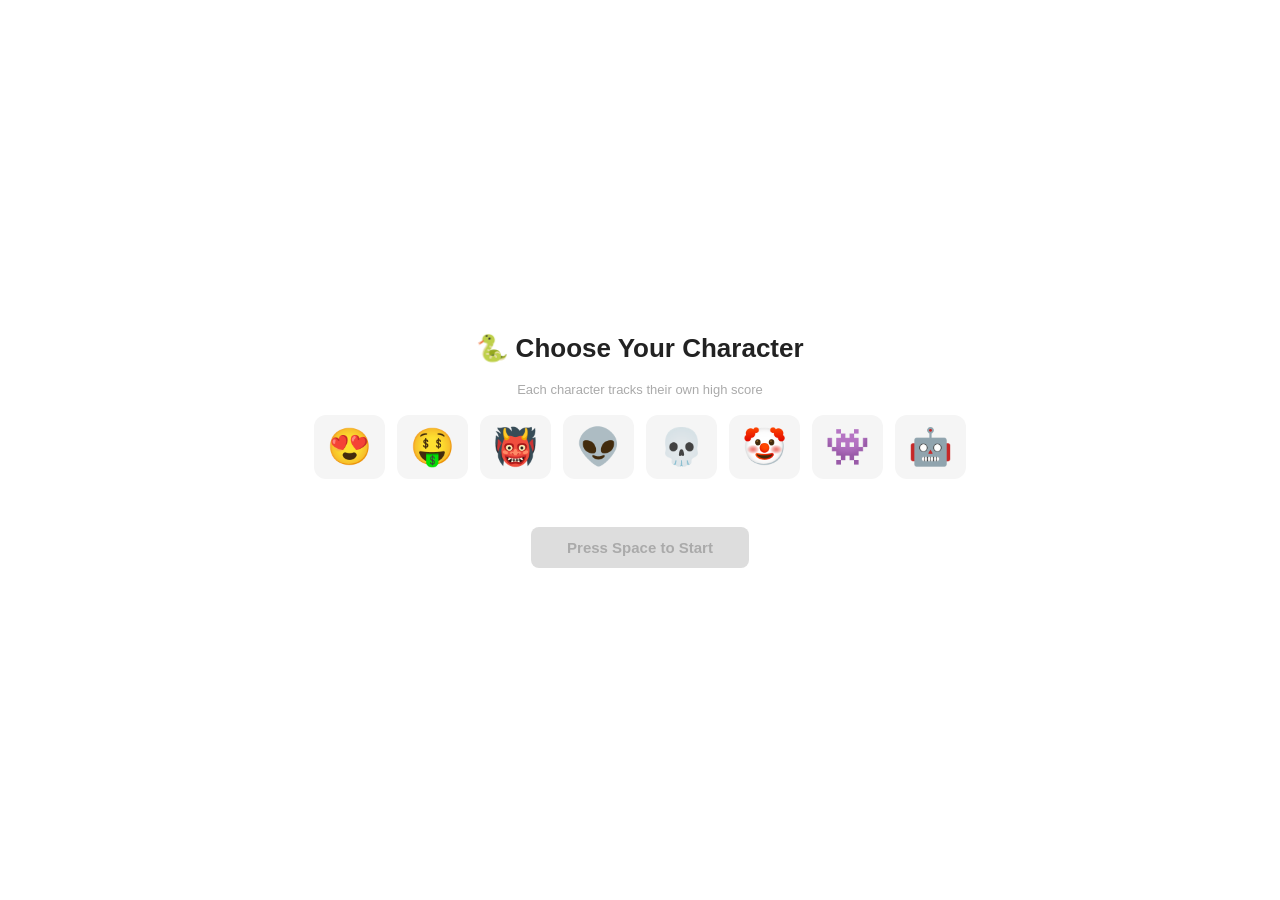
<file: snake_browser.html>
<!DOCTYPE html>
<html lang="en">
<head>
<meta charset="UTF-8">
<meta name="viewport" content="width=device-width, initial-scale=1.0">
<title>Snake</title>
<style>
  * { margin:0; padding:0; box-sizing:border-box; }
  body {
    background:#fff; display:flex; flex-direction:column;
    align-items:center; justify-content:center;
    min-height:100vh; font-family:Helvetica,sans-serif; color:#222;
    padding:8px; overflow-x:hidden;
    -webkit-user-select:none; user-select:none;
    -webkit-touch-callout:none;
  }
  #picker {
    position:fixed; inset:0; background:#fff;
    display:flex; flex-direction:column;
    align-items:center; justify-content:center;
    gap:18px; z-index:10;
    padding:16px;
    overflow-y:auto;
  }
  #picker h1 { font-size:26px; font-weight:bold; text-align:center; }
  #picker p  { font-size:13px; color:#aaa; text-align:center; }
  #heads { display:flex; gap:12px; flex-wrap:wrap; justify-content:center; max-width:100%; }
  .head-btn {
    font-size:36px; cursor:pointer; padding:8px 10px;
    border:3px solid transparent; border-radius:12px;
    background:#f5f5f5; transition:border-color .15s, transform .15s;
    position:relative; margin-bottom:22px;
    touch-action:manipulation;
  }
  .head-btn:hover  { border-color:#ccc; transform:scale(1.1); }
  .head-btn.active { border-color:#e94560; transform:scale(1.15); }
  .hs {
    position:absolute; bottom:-20px; left:50%; transform:translateX(-50%);
    font-size:10px; color:#e94560; font-weight:bold; white-space:nowrap;
    font-family:Helvetica,sans-serif;
  }
  #start-btn {
    margin-top:8px; padding:12px 36px; font-size:15px; font-weight:bold;
    background:#e94560; color:#fff; border:none;
    border-radius:8px; cursor:pointer;
    touch-action:manipulation;
    min-width:200px;
  }
  #start-btn:disabled { background:#ddd; color:#aaa; cursor:default; }
  #start-btn:not(:disabled):hover { background:#c73050; }

  #game { display:none; flex-direction:column; align-items:center; gap:8px; padding:0; max-width:100%; }
  #hud {
    display:flex; justify-content:space-between; align-items:center; flex-wrap:wrap;
    gap:8px; margin-bottom:6px; font-size:12px; color:#aaa;
    width:100%; max-width:420px;
  }
  #scores { display:flex; gap:16px; align-items:center; flex-wrap:wrap; }
  #score-display { font-size:16px; font-weight:bold; color:#222; }
  #hi-display { font-size:12px; color:#e94560; font-weight:bold; }
  canvas { display:block; border:2px solid #eee; border-radius:4px; background:#fff; max-width:100%; height:auto; }
  #hint { margin-top:6px; font-size:10px; color:#ccc; text-align:center; }
  #legend { margin-top:5px; font-size:10px; color:#bbb; display:flex; gap:8px; flex-wrap:wrap; justify-content:center; }
  
  #controls {
    display:none; gap:12px; margin-top:12px; width:100%; max-width:300px;
  }
  .control-pad {
    display:grid; grid-template-columns:repeat(3,1fr); gap:6px; width:100%;
    margin-bottom:12px;
  }
  .dir-btn {
    width:60px; height:60px; font-size:28px; border:2px solid #e94560;
    background:#fff; border-radius:8px; cursor:pointer;
    display:flex; align-items:center; justify-content:center;
    touch-action:manipulation;
    active:scale(0.95); user-select:none;
  }
  .dir-btn:active { transform:scale(0.95); }
  .dir-btn.empty { visibility:hidden; }
  
  @media (max-width:480px) {
    #hud { font-size:11px; }
    #scores { gap:8px; }
    .dir-btn { width:50px; height:50px; font-size:24px; gap:4px; }
    #picker h1 { font-size:22px; }
    #hint { font-size:9px; }
    #legend { font-size:9px; }
  }
  
  @media (max-width:360px) {
    .dir-btn { width:45px; height:45px; font-size:20px; }
    #picker h1 { font-size:20px; }
  }
</style>
</head>
<body>

<div id="picker">
  <h1>🐍 Choose Your Character</h1>
  <p>Each character tracks their own high score</p>
  <div id="heads"></div>
  <button id="start-btn" disabled>Press Space to Start</button>
</div>

<div id="game">
  <div id="hud">
    <div id="scores">
      <span id="score-display">Score: 0</span>
      <span id="hi-display"></span>
    </div>
    <span id="kbd-hint">Space = start/pause/restart &nbsp;•&nbsp; WASD / ↑↓←→</span>
  </div>
  <canvas id="c" width="420" height="420"></canvas>
  <div id="hint">Use arrow keys, WASD, or buttons to move &nbsp;•&nbsp; R = change character</div>
  <div id="legend">
    <span>🍎 +10</span>
    <span>🍑 +100</span>
    <span>🍏 −20</span>
  </div>
  <div id="controls">
    <div class="control-pad">
      <button class="dir-btn empty"></button>
      <button class="dir-btn" data-dir="UP">▲</button>
      <button class="dir-btn empty"></button>
      
      <button class="dir-btn" data-dir="LEFT">◀</button>
      <button class="dir-btn empty"></button>
      <button class="dir-btn" data-dir="RIGHT">▶</button>
      
      <button class="dir-btn empty"></button>
      <button class="dir-btn" data-dir="DOWN">▼</button>
      <button class="dir-btn empty"></button>
    </div>
    <div style="display:flex; gap:8px; width:100%;">
      <button id="play-pause-btn" style="flex:1; padding:10px; background:#e94560; color:#fff; border:none; border-radius:8px; font-weight:bold; touch-action:manipulation;">Play</button>
      <button id="change-char-btn" style="flex:1; padding:10px; background:#f0f0f0; color:#222; border:none; border-radius:8px; font-weight:bold; touch-action:manipulation;">👾</button>
    </div>
  </div>
</div>

<script>
const COLS=21, ROWS=21, CELL=20;
const HEADS=['😍','🤑','👹','👽','💀','🤡','👾','🤖'];
const BODY='🟩';

const highScores = {};
HEADS.forEach(h => highScores[h] = 0);

let chosenHead = null;

// --- Picker ---
const headsDiv = document.getElementById('heads');
const startBtn = document.getElementById('start-btn');

HEADS.forEach(h => {
  const btn = document.createElement('button');
  btn.className = 'head-btn';
  btn.dataset.head = h;
  const hs = document.createElement('span');
  hs.className = 'hs';
  hs.id = 'hs_' + HEADS.indexOf(h);
  btn.textContent = h;
  btn.appendChild(hs);
  btn.onclick = () => selectHead(h);
  headsDiv.appendChild(btn);
});

function selectHead(h) {
  document.querySelectorAll('.head-btn').forEach(b => b.classList.remove('active'));
  document.querySelector(`.head-btn[data-head="${h}"]`).classList.add('active');
  chosenHead = h;
  startBtn.disabled = false;
  updatePickerScores();
}

function updatePickerScores() {
  HEADS.forEach((h, i) => {
    const el = document.getElementById('hs_' + i);
    if (el) el.textContent = highScores[h] > 0 ? '🏆 ' + highScores[h] : '';
  });
}

startBtn.onclick = () => launchGame();

document.addEventListener('keydown', e => {
  const pickerVisible = document.getElementById('picker').style.display !== 'none';
  if (e.key === ' ') {
    e.preventDefault();
    if (pickerVisible) { if (chosenHead) launchGame(); }
    else handleSpace();
  }
  if (!pickerVisible) {
    const d = KEY_MAP[e.key];
    if (d) { e.preventDefault(); if (state==='running' && d!==OPP[dir]) nextDir=d; }
    if (e.key==='p'||e.key==='P') handleSpace();
    if (e.key==='r'||e.key==='R') showPicker();
  }
});

function launchGame() {
  document.getElementById('picker').style.display = 'none';
  document.getElementById('game').style.display = 'flex';
  setupTouchControls();
  init();
  draw();
}

function showPicker() {
  if (loopId) clearInterval(loopId);
  document.getElementById('picker').style.display = 'flex';
  document.getElementById('game').style.display = 'none';
  updatePickerScores();
  // re-highlight current character
  if (chosenHead) selectHead(chosenHead);
}

// --- Mobile Touch Support ---
function isMobileDevice() {
  return /Android|webOS|iPhone|iPad|iPod|BlackBerry|IEMobile|Opera Mini/i.test(navigator.userAgent);
}

let touchStartX = 0, touchStartY = 0;

function setupTouchControls() {
  const controlsDiv = document.getElementById('controls');
  const isMobile = isMobileDevice();
  
  if (isMobile) {
    controlsDiv.style.display = 'flex';
    document.getElementById('kbd-hint').style.display = 'none';
  } else {
    controlsDiv.style.display = 'none';
    document.getElementById('kbd-hint').style.display = 'inline';
  }
  
  // Direction button clicks
  document.querySelectorAll('.dir-btn[data-dir]').forEach(btn => {
    btn.addEventListener('touchstart', (e) => {
      e.preventDefault();
      btn.style.background = '#e94560';
      btn.style.color = '#fff';
    }, { passive: false });
    btn.addEventListener('touchend', (e) => {
      e.preventDefault();
      btn.style.background = '#fff';
      btn.style.color = '#222';
      const dir = btn.dataset.dir;
      if (state === 'running' && dir !== OPP[nextDir]) nextDir = dir;
    }, { passive: false });
  });
  
  // Play/pause button
  const playPauseBtn = document.getElementById('play-pause-btn');
  playPauseBtn.addEventListener('click', () => {
    handleSpace();
    updatePlayPauseBtn();
  });
  
  // Change character button
  document.getElementById('change-char-btn').addEventListener('click', () => {
    showPicker();
  });
  
  updatePlayPauseBtn();
  
  // Swipe detection
  canvas.addEventListener('touchstart', (e) => {
    touchStartX = e.touches[0].clientX;
    touchStartY = e.touches[0].clientY;
  }, false);
  
  canvas.addEventListener('touchend', (e) => {
    if (!touchStartX || !touchStartY) return;
    const touchEndX = e.changedTouches[0].clientX;
    const touchEndY = e.changedTouches[0].clientY;
    const dx = touchEndX - touchStartX;
    const dy = touchEndY - touchStartY;
    const absDx = Math.abs(dx);
    const absDy = Math.abs(dy);
    const threshold = 40;
    
    if (absDx > threshold || absDy > threshold) {
      let swipeDir = null;
      if (absDx > absDy) {
        swipeDir = dx > 0 ? 'RIGHT' : 'LEFT';
      } else {
        swipeDir = dy > 0 ? 'DOWN' : 'UP';
      }
      
      if (state === 'running' && swipeDir && swipeDir !== OPP[dir]) {
        nextDir = swipeDir;
      }
    }
    
    touchStartX = 0;
    touchStartY = 0;
  }, false);
}

function updatePlayPauseBtn() {
  const btn = document.getElementById('play-pause-btn');
  if (!btn) return;
  if (state === 'waiting' || state === 'over' || state === 'won') {
    btn.textContent = '▶ Play';
  } else if (state === 'running') {
    btn.textContent = '⏸ Pause';
  } else if (state === 'paused') {
    btn.textContent = '▶ Resume';
  }
}

// --- Game ---
const canvas = document.getElementById('c');
const ctx = canvas.getContext('2d');
const scoreEl = document.getElementById('score-display');
const hiEl    = document.getElementById('hi-display');

const DIR = { UP:{x:0,y:-1}, DOWN:{x:0,y:1}, LEFT:{x:-1,y:0}, RIGHT:{x:1,y:0} };
const OPP = { UP:'DOWN', DOWN:'UP', LEFT:'RIGHT', RIGHT:'LEFT' };
const KEY_MAP = {
  ArrowUp:'UP', ArrowDown:'DOWN', ArrowLeft:'LEFT', ArrowRight:'RIGHT',
  w:'UP', s:'DOWN', a:'LEFT', d:'RIGHT',
  W:'UP', S:'DOWN', A:'LEFT', D:'RIGHT',
};

let snake, dir, nextDir, foods, score, state, loopId;

function foodEmoji(t)  { return t==='red'?'🍎':t==='peach'?'🍑':'🍏'; }
function foodPoints(t) { return t==='red'?10:t==='peach'?100:-20; }

// Returns the special food type to spawn this tick, or null
function rollSpecial() {
  const r = Math.random();
  if (r < 0.01) return 'peach';
  if (r < 0.06) return 'green';
  return null;
}

function emptyCell(exclude) {
  const occ = new Set(snake.map(s=>`${s.x},${s.y}`));
  foods.forEach(f => occ.add(`${f.x},${f.y}`));
  if (exclude) exclude.forEach(p => occ.add(`${p.x},${p.y}`));
  const cands = [];
  for (let y=0;y<ROWS;y++) for (let x=0;x<COLS;x++)
    if (!occ.has(`${x},${y}`)) cands.push({x,y});
  return cands.length ? cands[Math.floor(Math.random()*cands.length)] : null;
}

function spawnFood() {
  // Always spawn one red apple
  const redPos = emptyCell();
  if (!redPos) return;
  const toAdd = [{...redPos, type:'red'}];

  // Roll for a special — if hit, spawn it alongside the red apple
  const special = rollSpecial();
  if (special) {
    const specialPos = emptyCell(toAdd);
    if (specialPos) toAdd.push({...specialPos, type: special});
  }

  toAdd.forEach(f => foods.push(f));
}

function updateHud() {
  scoreEl.textContent = `Score: ${score}`;
  const hs = highScores[chosenHead];
  hiEl.textContent = hs > 0 ? `${chosenHead} Best: ${hs}` : '';
}

function init() {
  snake = [];
  const sx=Math.floor(COLS/4), sy=Math.floor(ROWS/2);
  for (let i=0;i<3;i++) snake.push({x:sx-i, y:sy});
  dir='RIGHT'; nextDir='RIGHT';
  score=0; foods=[];
  state='waiting';
  spawnFood();
  if (loopId) clearInterval(loopId);
  loopId = setInterval(step, 100);
  updateHud();
}

function handleSpace() {
  if (state==='waiting'||state==='paused') state='running';
  else if (state==='running') state='paused';
  else if (state==='over'||state==='won') init();
  draw();
}

function recordScore() {
  if (score > highScores[chosenHead]) highScores[chosenHead] = score;
  updateHud();
}

function step() {
  if (state!=='running') return;
  dir = nextDir;
  const d=DIR[dir], nx=snake[0].x+d.x, ny=snake[0].y+d.y;
  if (nx<0||nx>=COLS||ny<0||ny>=ROWS) { state='over'; recordScore(); draw(); return; }
  if (snake.some(s=>s.x===nx&&s.y===ny)) { state='over'; recordScore(); draw(); return; }

  snake.unshift({x:nx, y:ny});
  const fi = foods.findIndex(f=>f.x===nx&&f.y===ny);
  if (fi !== -1) {
    const eaten = foods.splice(fi, 1)[0];
    score = Math.max(0, score + foodPoints(eaten.type));
    updateHud();
    spawnFood();
    if (snake.length===COLS*ROWS) { state='won'; recordScore(); draw(); return; }
  } else {
    snake.pop();
  }
  draw();
}

function emoji(e, cx, cy, size) {
  ctx.font = `${size}px serif`;
  ctx.textAlign='center'; ctx.textBaseline='middle';
  ctx.fillText(e, cx, cy);
}

function draw() {
  ctx.clearRect(0,0,canvas.width,canvas.height);
  ctx.fillStyle='#fff'; ctx.fillRect(0,0,canvas.width,canvas.height);

  ctx.strokeStyle='#f2f2f2'; ctx.lineWidth=0.5;
  for(let x=0;x<=COLS;x++){ctx.beginPath();ctx.moveTo(x*CELL,0);ctx.lineTo(x*CELL,ROWS*CELL);ctx.stroke();}
  for(let y=0;y<=ROWS;y++){ctx.beginPath();ctx.moveTo(0,y*CELL);ctx.lineTo(COLS*CELL,y*CELL);ctx.stroke();}

  foods.forEach(f => emoji(foodEmoji(f.type), f.x*CELL+CELL/2, f.y*CELL+CELL/2, CELL-2));
  for(let i=snake.length-1;i>=1;i--) emoji(BODY, snake[i].x*CELL+CELL/2, snake[i].y*CELL+CELL/2, CELL-1);
  if (snake.length) emoji(chosenHead, snake[0].x*CELL+CELL/2, snake[0].y*CELL+CELL/2, CELL-1);

  if (state==='waiting') drawOverlay('🐍  SNAKE', 'Press Space to start', false);
  if (state==='paused')  drawOverlay('⏸  PAUSED', 'Space to resume', false);
  if (state==='over')    drawOverlay('💀  GAME OVER', `Score: ${score}`, true);
  if (state==='won')     drawOverlay('🎉  YOU WIN!', `Score: ${score}`, true);
  
  updatePlayPauseBtn();
}

// Overlay button hit area
let overlayBtns = [];

function drawOverlay(title, sub, showButtons) {
  overlayBtns = [];
  const cx=canvas.width/2, cy=canvas.height/2;
  const boxH = showButtons ? 130 : 100;
  const boxY = cy - boxH/2;

  ctx.fillStyle='rgba(255,255,255,0.95)';
  ctx.beginPath(); ctx.roundRect(cx-165, boxY, 330, boxH, 10); ctx.fill();
  ctx.strokeStyle='#e94560'; ctx.lineWidth=2;
  ctx.beginPath(); ctx.roundRect(cx-165, boxY, 330, boxH, 10); ctx.stroke();

  ctx.fillStyle='#222'; ctx.font='bold 20px Helvetica';
  ctx.textAlign='center'; ctx.textBaseline='middle';
  ctx.fillText(title, cx, boxY+28);
  ctx.fillStyle='#888'; ctx.font='13px Helvetica';
  ctx.fillText(sub, cx, boxY+56);

  if (showButtons) {
    // Play Again button
    const b1 = {x:cx-150, y:boxY+76, w:140, h:36, label:'▶  Play Again', action:'retry'};
    // Change Character button
    const b2 = {x:cx+10,  y:boxY+76, w:140, h:36, label:'👾  Change Character', action:'picker'};
    [b1,b2].forEach(b => {
      ctx.fillStyle = b.action==='retry' ? '#e94560' : '#f0f0f0';
      ctx.beginPath(); ctx.roundRect(b.x, b.y, b.w, b.h, 7); ctx.fill();
      ctx.fillStyle = b.action==='retry' ? '#fff' : '#444';
      ctx.font = 'bold 12px Helvetica';
      ctx.textAlign='center'; ctx.textBaseline='middle';
      ctx.fillText(b.label, b.x + b.w/2, b.y + b.h/2);
      overlayBtns.push(b);
    });
  }
}

canvas.addEventListener('click', e => {
  if (!overlayBtns.length) return;
  const rect = canvas.getBoundingClientRect();
  const mx = e.clientX - rect.left, my = e.clientY - rect.top;
  overlayBtns.forEach(b => {
    if (mx>=b.x && mx<=b.x+b.w && my>=b.y && my<=b.y+b.h) {
      if (b.action==='retry') handleSpace();
      if (b.action==='picker') showPicker();
    }
  });
});
</script>
</body>
</html>
</file>
<file: k1/styles.css>
/* K1 Accounting — production styles */

:root {
  --paper: #f4efe6;
  --paper-2: #ebe4d6;
  --paper-3: #e2d9c6;
  --ink: #1a1814;
  --ink-2: #3a342b;
  --ink-3: #6b6253;
  --ink-4: #8e8576;
  --line: rgba(26, 24, 20, 0.14);
  --line-2: rgba(26, 24, 20, 0.08);
  --accent: #2f5d3a;
  --accent-ink: #f4efe6;
  --accent-soft: #d4dcc9;
  --positive: #2f5d3a;
  --negative: #8a3a2a;

  --serif: "Instrument Serif", "Times New Roman", serif;
  --sans: "Geist", ui-sans-serif, system-ui, -apple-system, sans-serif;
  --mono: "Geist Mono", ui-monospace, "SF Mono", Menlo, monospace;

  --maxw: 1320px;
  --gutter: clamp(20px, 4vw, 56px);
  --radius: 14px;
}

* { box-sizing: border-box; }

html {
  scroll-behavior: smooth;
}

html, body {
  margin: 0; padding: 0;
  background: var(--paper);
  color: var(--ink);
  font-family: var(--sans);
  font-feature-settings: "ss01", "ss02", "cv01", "cv11";
  -webkit-font-smoothing: antialiased;
  text-rendering: optimizeLegibility;
}

body {
  font-size: 16px;
  line-height: 1.55;
  letter-spacing: -0.005em;
}

img, svg { display: block; max-width: 100%; }
button { font: inherit; color: inherit; background: none; border: 0; cursor: pointer; }
a { color: inherit; text-decoration: none; }

.wrap {
  max-width: var(--maxw);
  margin: 0 auto;
  padding: 0 var(--gutter);
}

.serif { font-family: var(--serif); font-weight: 400; letter-spacing: -0.015em; }
.mono  { font-family: var(--mono); font-feature-settings: "tnum"; }

.eyebrow {
  font-family: var(--mono);
  font-size: 11px;
  letter-spacing: 0.12em;
  text-transform: uppercase;
  color: var(--ink-3);
  display: inline-flex;
  align-items: center;
  gap: 8px;
}
.eyebrow::before {
  content: ""; width: 6px; height: 6px; border-radius: 50%;
  background: var(--accent);
  display: inline-block;
}

.hairline { border: 0; border-top: 1px solid var(--line); margin: 0; }

/* ── NAV ───────────────────────────────────── */
.nav {
  position: sticky; top: 0; z-index: 50;
  background: color-mix(in oklab, var(--paper) 82%, transparent);
  backdrop-filter: blur(14px) saturate(140%);
  -webkit-backdrop-filter: blur(14px) saturate(140%);
  border-bottom: 1px solid var(--line-2);
}
.nav-inner {
  display: flex; align-items: center; justify-content: space-between;
  height: 68px;
}
.brand {
  display: flex; align-items: center; gap: 12px;
  font-family: var(--serif); font-size: 26px; letter-spacing: -0.02em;
  white-space: nowrap;
}
.brand > span { white-space: nowrap; }
.brand-mark {
  width: 34px; height: 34px; border-radius: 8px;
  background: var(--ink); color: var(--paper);
  display: grid; place-items: center;
  font-family: var(--serif); font-size: 20px;
  font-style: italic;
}
.brand small { font-family: var(--mono); font-size: 10px; color: var(--ink-3); letter-spacing: 0.14em; text-transform: uppercase; margin-left: 2px; }
.nav-links { display: flex; gap: 28px; }
.nav-links a {
  font-size: 14px; color: var(--ink-2);
  padding: 6px 0;
  position: relative;
}
.nav-links a:hover { color: var(--ink); }
.nav-links a.active::after {
  content: ""; position: absolute; left: 0; right: 0; bottom: -2px;
  height: 2px; background: var(--accent);
}
.nav-cta {
  display: inline-flex; align-items: center; gap: 8px;
  background: var(--ink); color: var(--paper);
  padding: 10px 16px; border-radius: 999px;
  font-size: 13.5px; font-weight: 500;
  transition: transform .15s ease;
}
.nav-cta:hover { transform: translateY(-1px); }
.nav-cta .arr { transition: transform .2s ease; }
.nav-cta:hover .arr { transform: translateX(2px); }

/* ── HERO ──────────────────────────────────── */
.hero { padding: clamp(56px, 8vw, 110px) 0 clamp(40px, 6vw, 80px); position: relative; }
.hero-grid {
  display: grid;
  grid-template-columns: 1fr 360px;
  gap: clamp(28px, 5vw, 64px);
  align-items: end;
}
.hero h1 {
  font-family: var(--serif);
  font-weight: 400;
  font-size: clamp(54px, 9vw, 132px);
  line-height: 0.94;
  letter-spacing: -0.03em;
  margin: 0;
  text-wrap: balance;
}
.hero h1 em {
  font-style: italic;
  color: var(--accent);
}
.hero-lead {
  font-size: 18px;
  color: var(--ink-2);
  max-width: 38ch;
  line-height: 1.5;
}
.hero-meta {
  display: flex; flex-direction: column; gap: 18px;
  padding-bottom: 8px;
}
.hero-meta .label {
  font-family: var(--mono); font-size: 11px;
  letter-spacing: 0.12em; text-transform: uppercase;
  color: var(--ink-3);
}
.hero-meta .num {
  font-family: var(--serif); font-size: 56px; line-height: 1;
  letter-spacing: -0.02em;
}
.hero-meta p { margin: 0; font-size: 14.5px; color: var(--ink-2); max-width: 32ch; }

.hero-actions { display: flex; gap: 14px; align-items: center; margin-top: 28px; }
.btn {
  display: inline-flex; align-items: center; gap: 10px;
  padding: 14px 22px; border-radius: 999px;
  font-size: 14.5px; font-weight: 500;
  border: 1px solid var(--line);
  transition: transform .15s ease, background .15s ease, color .15s ease;
}
.btn:hover { transform: translateY(-1px); }
.btn-primary { background: var(--ink); color: var(--paper); border-color: var(--ink); }
.btn-ghost   { background: transparent; color: var(--ink); }
.btn-ghost:hover { background: var(--paper-2); }

.hero-footer {
  margin-top: clamp(40px, 6vw, 70px);
  display: grid; grid-template-columns: repeat(4, 1fr); gap: 0;
  border-top: 1px solid var(--line);
  border-bottom: 1px solid var(--line);
}
.hero-footer > div {
  padding: 22px 24px;
  border-right: 1px solid var(--line);
  display: flex; flex-direction: column; gap: 6px;
}
.hero-footer > div:last-child { border-right: 0; }
.hero-footer .k { font-family: var(--mono); font-size: 11px; letter-spacing: 0.12em; text-transform: uppercase; color: var(--ink-3); }
.hero-footer .v { font-family: var(--serif); font-size: 32px; letter-spacing: -0.02em; }

/* ── MARQUEE ───────────────────────────────── */
.marquee {
  padding: 22px 0;
  border-bottom: 1px solid var(--line-2);
  overflow: hidden;
}
.marquee-track {
  display: flex; gap: 56px;
  animation: scroll 40s linear infinite;
  white-space: nowrap;
  font-family: var(--mono);
  font-size: 12px;
  letter-spacing: 0.12em;
  text-transform: uppercase;
  color: var(--ink-3);
}
.marquee-track span { display: inline-flex; align-items: center; gap: 12px; }
.marquee-track span::after {
  content: "●"; color: var(--accent); font-size: 8px;
}
@keyframes scroll {
  from { transform: translateX(0); }
  to { transform: translateX(-50%); }
}

/* ── SECTIONS ──────────────────────────────── */
section.s { padding: clamp(70px, 10vw, 130px) 0; }

.section-head {
  display: grid;
  grid-template-columns: 1fr 1.6fr;
  gap: clamp(28px, 5vw, 80px);
  margin-bottom: clamp(36px, 5vw, 64px);
  align-items: start;
}
.section-head h2 {
  font-family: var(--serif); font-weight: 400;
  font-size: clamp(40px, 5.5vw, 72px);
  line-height: 0.98; letter-spacing: -0.025em;
  margin: 16px 0 0;
}
.section-head h2 em { font-style: italic; color: var(--accent); }
.section-head p { font-size: 17px; color: var(--ink-2); max-width: 52ch; line-height: 1.55; margin: 0; }

/* ── ABOUT ─────────────────────────────────── */
.about-grid {
  display: grid;
  grid-template-columns: 1.05fr 1fr;
  gap: clamp(28px, 5vw, 72px);
  align-items: start;
}
.about-photo {
  aspect-ratio: 4/5;
  background: var(--paper-2);
  border: 1px solid var(--line);
  border-radius: var(--radius);
  position: relative;
  overflow: hidden;
}
.about-photo svg { width: 100%; height: 100%; }
.about-photo .tag {
  position: absolute; left: 16px; bottom: 16px;
  font-family: var(--mono); font-size: 11px;
  letter-spacing: 0.1em; text-transform: uppercase;
  color: var(--ink-3); background: var(--paper);
  padding: 6px 10px; border-radius: 999px;
  border: 1px solid var(--line);
}
.about-copy h3 {
  font-family: var(--serif); font-weight: 400;
  font-size: clamp(28px, 3.4vw, 42px);
  line-height: 1.05; letter-spacing: -0.02em;
  margin: 6px 0 18px;
}
.about-copy p { color: var(--ink-2); font-size: 16.5px; line-height: 1.65; }
.about-creds {
  display: grid; grid-template-columns: 1fr 1fr; gap: 0;
  margin-top: 28px;
  border-top: 1px solid var(--line);
}
.about-creds > div { padding: 18px 0; border-bottom: 1px solid var(--line); }
.about-creds > div:nth-child(odd) { padding-right: 18px; }
.about-creds > div:nth-child(even) { padding-left: 18px; border-left: 1px solid var(--line); }
.about-creds .k { font-family: var(--mono); font-size: 10.5px; letter-spacing: 0.12em; text-transform: uppercase; color: var(--ink-3); }
.about-creds .v { font-family: var(--serif); font-size: 22px; margin-top: 6px; letter-spacing: -0.01em; }

/* ── SERVICES (numbered editorial) ─────────── */
.svc-list { border-top: 1px solid var(--line); }
.svc-row {
  display: grid;
  grid-template-columns: 80px 1fr 1.4fr 120px;
  gap: clamp(20px, 3vw, 40px);
  padding: clamp(26px, 3vw, 38px) 0;
  border-bottom: 1px solid var(--line);
  align-items: start;
  cursor: pointer;
  transition: padding .25s ease;
  position: relative;
}
.svc-row:hover { padding-left: 12px; }
.svc-row .num {
  font-family: var(--mono); font-size: 13px; color: var(--ink-3);
  letter-spacing: 0.08em;
  padding-top: 6px;
}
.svc-row h3 {
  font-family: var(--serif); font-weight: 400;
  font-size: clamp(28px, 3.4vw, 44px);
  line-height: 1.02; letter-spacing: -0.02em;
  margin: 0;
}
.svc-row p { color: var(--ink-2); font-size: 15.5px; line-height: 1.55; margin: 0; max-width: 50ch; }
.svc-row .tag {
  justify-self: end;
  font-family: var(--mono); font-size: 11px; color: var(--ink-3);
  letter-spacing: 0.1em; text-transform: uppercase;
  display: inline-flex; align-items: center; gap: 8px;
  padding-top: 8px;
}
.svc-row .tag .dot {
  width: 8px; height: 8px; border-radius: 50%; background: var(--accent);
}
.svc-row:hover h3 { color: var(--accent); }

/* ── DASHBOARD PREVIEW ─────────────────────── */
.dash-shell {
  margin-top: clamp(36px, 5vw, 56px);
  background: var(--paper-2);
  border: 1px solid var(--line);
  border-radius: 22px;
  padding: clamp(14px, 1.5vw, 22px);
  position: relative;
}
.dash-shell::before {
  content: ""; position: absolute; inset: 0;
  background: radial-gradient(60% 80% at 20% 0%, color-mix(in oklab, var(--accent) 14%, transparent), transparent 60%);
  border-radius: inherit; pointer-events: none;
}
.dash-card {
  background: var(--paper);
  border-radius: 14px;
  border: 1px solid var(--line);
  padding: 22px;
  position: relative;
}
.dash-grid {
  display: grid;
  grid-template-columns: 1.4fr 1fr 1fr;
  grid-template-rows: auto auto;
  gap: 14px;
}
.dash-grid .span-2 { grid-column: span 2; }
.dash-grid .span-3 { grid-column: span 3; }

.dash-card h4 {
  margin: 0 0 4px;
  font-size: 12.5px; font-weight: 500;
  font-family: var(--mono);
  letter-spacing: 0.08em; text-transform: uppercase;
  color: var(--ink-3);
}
.dash-card .big {
  font-family: var(--serif); font-size: 44px; letter-spacing: -0.02em;
  line-height: 1; margin-top: 14px;
}
.dash-card .sub { font-size: 13px; color: var(--ink-3); margin-top: 8px; }
.delta { display: inline-flex; align-items: baseline; gap: 6px; font-family: var(--mono); font-size: 12px; }
.delta.pos { color: var(--positive); }
.delta.neg { color: var(--negative); }

.bars { display: flex; align-items: flex-end; gap: 6px; height: 110px; margin-top: 18px; }
.bars .bar { flex: 1; background: var(--paper-3); border-radius: 4px 4px 0 0; position: relative; }
.bars .bar .fg { position: absolute; left: 0; right: 0; bottom: 0; background: var(--accent); border-radius: 4px 4px 0 0; }

.ledger { font-family: var(--mono); font-size: 12.5px; }
.ledger-row {
  display: grid;
  grid-template-columns: 80px 1fr 90px 90px;
  gap: 12px;
  padding: 10px 0;
  border-top: 1px solid var(--line-2);
  align-items: center;
}
.ledger-row:first-of-type { border-top: 0; }
.ledger-row .date { color: var(--ink-3); }
.ledger-row .desc { color: var(--ink-2); white-space: nowrap; overflow: hidden; text-overflow: ellipsis; }
.ledger-row .cat {
  font-size: 10.5px; padding: 3px 8px; border-radius: 999px;
  background: var(--paper-2); color: var(--ink-3); justify-self: start;
  text-transform: uppercase; letter-spacing: 0.06em;
}
.ledger-row .amt { font-feature-settings: "tnum"; text-align: right; color: var(--ink); }
.ledger-row .amt.pos { color: var(--positive); }
.ledger-row .amt.neg { color: var(--negative); }

.donut-wrap { display: flex; align-items: center; gap: 18px; margin-top: 12px; }
.donut { width: 110px; height: 110px; flex-shrink: 0; }
.donut-legend { font-family: var(--mono); font-size: 11.5px; color: var(--ink-2); display: flex; flex-direction: column; gap: 6px; }
.donut-legend span { display: inline-flex; align-items: center; gap: 8px; }
.donut-legend i { width: 9px; height: 9px; border-radius: 2px; display: inline-block; }

/* ── PROCESS ───────────────────────────────── */
.process-grid {
  display: grid;
  grid-template-columns: repeat(4, 1fr);
  gap: 0;
  border-top: 1px solid var(--line);
}
.process-step {
  padding: 28px 24px 28px 0;
  border-right: 1px solid var(--line);
  border-bottom: 1px solid var(--line);
  display: flex; flex-direction: column; gap: 14px;
  padding-left: 24px;
  position: relative;
}
.process-step:first-child { padding-left: 0; }
.process-step:last-child  { border-right: 0; }
.process-step .step-num {
  font-family: var(--mono); font-size: 11px; color: var(--ink-3);
  letter-spacing: 0.12em;
}
.process-step h4 { margin: 0; font-family: var(--serif); font-weight: 400; font-size: 26px; letter-spacing: -0.01em; }
.process-step p { margin: 0; color: var(--ink-2); font-size: 14.5px; line-height: 1.55; }

/* ── TESTIMONIAL ───────────────────────────── */
.quote {
  font-family: var(--serif); font-weight: 400;
  font-size: clamp(32px, 4vw, 54px);
  line-height: 1.12; letter-spacing: -0.02em;
  max-width: 22ch;
  margin: 0;
  text-wrap: balance;
}
.quote em { color: var(--accent); font-style: italic; }
.quote-attr {
  margin-top: 36px;
  display: flex; align-items: center; gap: 14px;
  font-size: 14px;
}
.avatar {
  width: 48px; height: 48px; border-radius: 50%;
  background: var(--paper-3); border: 1px solid var(--line);
  display: grid; place-items: center;
  font-family: var(--serif); font-size: 22px;
  color: var(--ink-2);
}
.quote-attr .name { font-weight: 500; }
.quote-attr .role { color: var(--ink-3); }

.test-grid {
  display: grid;
  grid-template-columns: 1.4fr 1fr;
  gap: clamp(28px, 5vw, 80px);
  align-items: center;
}
.test-side { display: grid; gap: 14px; }
.test-card {
  border: 1px solid var(--line);
  border-radius: var(--radius);
  background: var(--paper-2);
  padding: 22px;
  font-size: 14.5px; color: var(--ink-2); line-height: 1.55;
}
.test-card .who { margin-top: 14px; font-family: var(--mono); font-size: 11px; color: var(--ink-3); letter-spacing: 0.08em; text-transform: uppercase; }

/* ── PRICING ───────────────────────────────── */
.price-grid {
  display: grid; grid-template-columns: repeat(3, 1fr);
  gap: 16px;
  margin-top: clamp(32px, 4vw, 48px);
}
.price-card {
  background: var(--paper-2);
  border: 1px solid var(--line);
  border-radius: 18px;
  padding: 28px;
  display: flex; flex-direction: column;
  position: relative;
  transition: transform .2s ease, background .2s ease;
}
.price-card:hover { transform: translateY(-3px); }
.price-card.feat { background: var(--ink); color: var(--paper); border-color: var(--ink); }
.price-card.feat .price-name,
.price-card.feat .price-sub,
.price-card.feat li { color: color-mix(in oklab, var(--paper) 88%, transparent); }
.price-card.feat .price-amt { color: var(--paper); }
.price-card.feat .price-amt em { color: var(--accent-soft); }

.price-tag {
  position: absolute; top: 18px; right: 18px;
  font-family: var(--mono); font-size: 10.5px; letter-spacing: 0.1em;
  text-transform: uppercase;
  background: var(--accent); color: var(--accent-ink);
  padding: 5px 10px; border-radius: 999px;
}
.price-name { font-family: var(--serif); font-size: 28px; letter-spacing: -0.015em; color: var(--ink); }
.price-sub { font-size: 13.5px; color: var(--ink-3); margin-top: 6px; min-height: 38px; }
.price-amt {
  font-family: var(--serif); font-size: 64px; line-height: 1;
  letter-spacing: -0.025em;
  margin: 22px 0 6px;
}
.price-amt em { font-family: var(--mono); font-style: normal; font-size: 13px; color: var(--ink-3); letter-spacing: 0.04em; }
.price-meta { font-family: var(--mono); font-size: 11px; color: var(--ink-3); letter-spacing: 0.08em; text-transform: uppercase; }
.price-card ul {
  list-style: none; padding: 0; margin: 24px 0 28px;
  display: flex; flex-direction: column; gap: 12px;
  font-size: 14.5px; color: var(--ink-2);
  border-top: 1px solid var(--line);
  padding-top: 20px;
  flex-grow: 1;
}
.price-card.feat ul { border-color: rgba(255,255,255,0.12); }
.price-card li { display: flex; align-items: flex-start; gap: 10px; line-height: 1.45; }
.price-card li::before {
  content: ""; width: 14px; height: 14px; margin-top: 3px;
  background-image: url("data:image/svg+xml,%3Csvg xmlns='http://www.w3.org/2000/svg' viewBox='0 0 14 14'%3E%3Cpath d='M3 7l3 3 5-6' fill='none' stroke='%232f5d3a' stroke-width='1.5' stroke-linecap='round' stroke-linejoin='round'/%3E%3C/svg%3E");
  flex-shrink: 0;
}
.price-card.feat li::before {
  background-image: url("data:image/svg+xml,%3Csvg xmlns='http://www.w3.org/2000/svg' viewBox='0 0 14 14'%3E%3Cpath d='M3 7l3 3 5-6' fill='none' stroke='%23f4efe6' stroke-width='1.5' stroke-linecap='round' stroke-linejoin='round'/%3E%3C/svg%3E");
}
.price-btn {
  display: inline-flex; justify-content: center; align-items: center; gap: 8px;
  padding: 13px 18px; border-radius: 999px;
  border: 1px solid var(--line);
  background: transparent; color: var(--ink);
  font-size: 14px; font-weight: 500;
  margin-top: auto;
  transition: background .15s ease, color .15s ease;
}
.price-card.feat .price-btn { background: var(--paper); color: var(--ink); border-color: var(--paper); }
.price-card .price-btn:hover { background: var(--ink); color: var(--paper); }
.price-card.feat .price-btn:hover { background: var(--accent); color: var(--accent-ink); border-color: var(--accent); }

/* ── FAQ ───────────────────────────────────── */
.faq-grid {
  display: grid;
  grid-template-columns: 1fr 1.6fr;
  gap: clamp(28px, 5vw, 80px);
}
.faq-list { border-top: 1px solid var(--line); }
.faq-item { border-bottom: 1px solid var(--line); }
.faq-q {
  display: flex; align-items: center; justify-content: space-between;
  padding: 22px 0;
  font-family: var(--serif); font-size: 24px; letter-spacing: -0.015em;
  cursor: pointer; width: 100%; text-align: left;
}
.faq-q .plus {
  width: 28px; height: 28px; border-radius: 50%;
  border: 1px solid var(--line);
  display: grid; place-items: center;
  font-family: var(--mono); font-size: 16px; color: var(--ink-2);
  transition: transform .25s ease, background .2s ease, color .2s ease;
  flex-shrink: 0;
}
.faq-item.open .faq-q .plus { transform: rotate(45deg); background: var(--ink); color: var(--paper); border-color: var(--ink); }
.faq-a {
  overflow: hidden;
  max-height: 0;
  transition: max-height .35s ease, padding .25s ease;
  color: var(--ink-2); font-size: 15.5px; line-height: 1.6;
  max-width: 60ch;
}
.faq-item.open .faq-a { max-height: 240px; padding-bottom: 22px; }

/* ── CTA ───────────────────────────────────── */
.cta-band {
  background: var(--ink);
  color: var(--paper);
  border-radius: 22px;
  padding: clamp(40px, 6vw, 80px);
  position: relative;
  overflow: hidden;
}
.cta-band h2 {
  font-family: var(--serif); font-weight: 400;
  font-size: clamp(38px, 5.5vw, 80px);
  line-height: 1; letter-spacing: -0.025em;
  margin: 0; max-width: 16ch;
}
.cta-band h2 em { color: var(--accent); font-style: italic; }
.cta-band p { color: color-mix(in oklab, var(--paper) 80%, transparent); margin: 18px 0 28px; max-width: 50ch; font-size: 16.5px; }
.cta-band .row { display: flex; gap: 14px; flex-wrap: wrap; align-items: center; }
.cta-band .btn-primary { background: var(--paper); color: var(--ink); border-color: var(--paper); }
.cta-band .btn-ghost { color: var(--paper); border-color: rgba(244,239,230,0.25); }
.cta-band .btn-ghost:hover { background: rgba(244,239,230,0.08); }
.cta-grain {
  position: absolute; inset: 0; opacity: 0.06; pointer-events: none;
  background-image: radial-gradient(circle at 20% 20%, var(--accent) 0%, transparent 50%),
                    radial-gradient(circle at 80% 80%, var(--accent) 0%, transparent 50%);
}

/* ── FOOTER ────────────────────────────────── */
footer {
  padding: clamp(40px, 6vw, 80px) 0 32px;
  border-top: 1px solid var(--line);
  margin-top: clamp(60px, 8vw, 100px);
}
.foot-grid {
  display: grid;
  grid-template-columns: 1.5fr 1fr 1fr 1fr;
  gap: 40px;
  margin-bottom: 60px;
}
.foot-brand p { color: var(--ink-3); font-size: 14.5px; max-width: 36ch; margin-top: 18px; line-height: 1.55; }
.foot-col h5 {
  font-family: var(--mono); font-size: 11px; letter-spacing: 0.12em;
  text-transform: uppercase; color: var(--ink-3);
  margin: 6px 0 18px;
}
.foot-col ul { list-style: none; padding: 0; margin: 0; display: flex; flex-direction: column; gap: 10px; font-size: 14.5px; }
.foot-col a { color: var(--ink-2); }
.foot-col a:hover { color: var(--ink); }
.foot-bottom {
  display: flex; align-items: center; justify-content: space-between;
  padding-top: 28px;
  border-top: 1px solid var(--line);
  font-family: var(--mono); font-size: 11.5px;
  color: var(--ink-3); letter-spacing: 0.06em;
}
.foot-bottom .row { display: flex; gap: 22px; }

/* ── RESPONSIVE ────────────────────────────── */
@media (max-width: 960px) {
  .hero-grid { grid-template-columns: 1fr; }
  .hero-footer { grid-template-columns: repeat(2, 1fr); }
  .hero-footer > div:nth-child(2) { border-right: 0; }
  .section-head { grid-template-columns: 1fr; }
  .about-grid { grid-template-columns: 1fr; }
  .svc-row { grid-template-columns: 40px 1fr; }
  .svc-row p, .svc-row .tag { grid-column: 2; }
  .process-grid { grid-template-columns: 1fr 1fr; }
  .dash-grid { grid-template-columns: 1fr; }
  .dash-grid .span-2, .dash-grid .span-3 { grid-column: span 1; }
  .price-grid { grid-template-columns: 1fr; }
  .foot-grid { grid-template-columns: 1fr 1fr; }
  .test-grid { grid-template-columns: 1fr; }
  .faq-grid { grid-template-columns: 1fr; }
}

@media (max-width: 600px) {
  .nav-links { display: none; }
  .hero-footer { grid-template-columns: 1fr 1fr; }
  .foot-grid { grid-template-columns: 1fr; }
  .process-grid { grid-template-columns: 1fr; }
}
</file>
